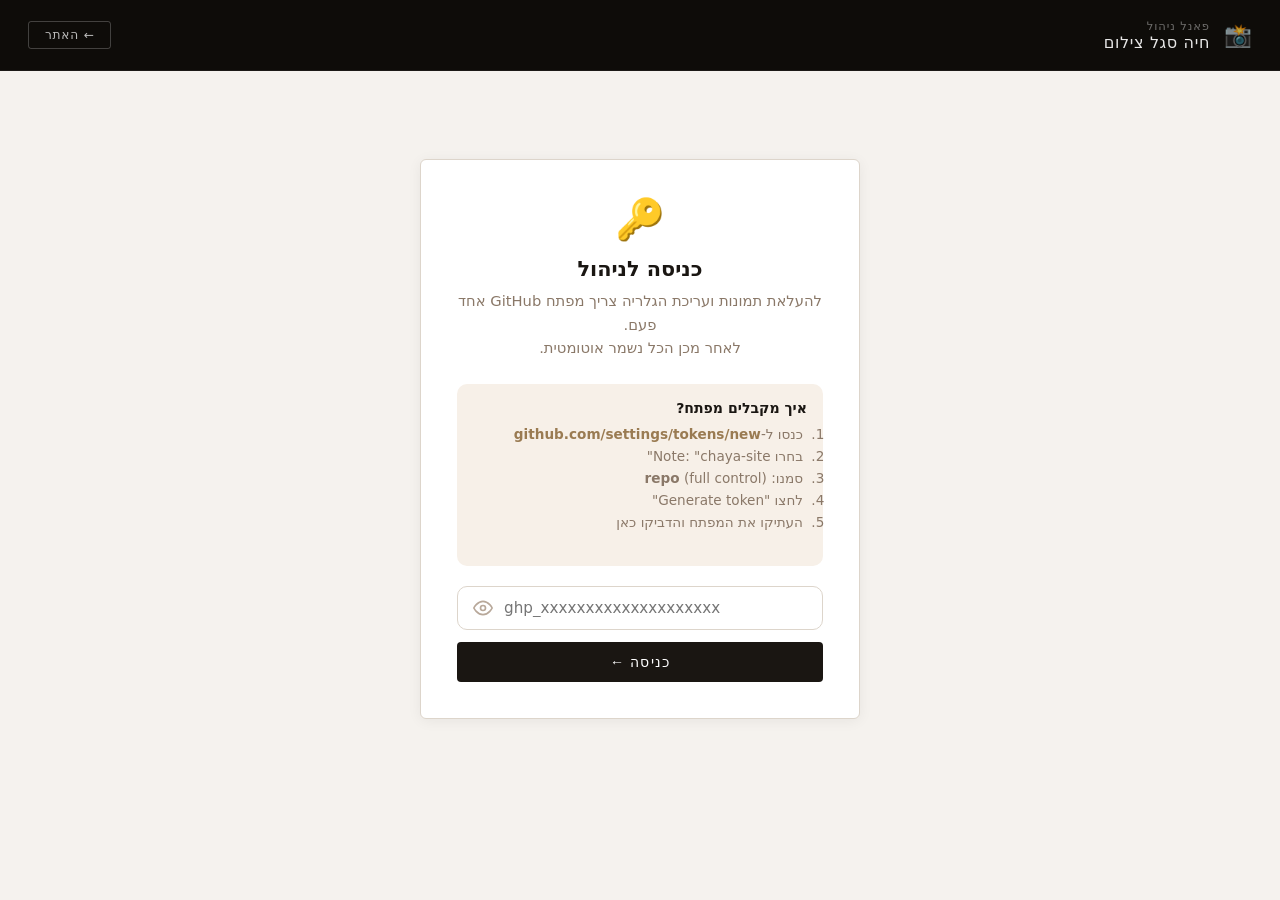
<file: admin.html>
<!DOCTYPE html>
<html lang="he" dir="rtl">
<head>
<meta charset="UTF-8">
<meta name="viewport" content="width=device-width, initial-scale=1.0">
<title>ניהול — חיה סגל צילום</title>
<style>
*,*::before,*::after{box-sizing:border-box;margin:0;padding:0}
:root{
  --g:#9A7B52;--gd:#7D6241;--c:#F0EAE0;--p:#E6DFD6;
  --bg:#F5F2EE;--card:#fff;--border:#DDD5CB;
  --t:#1A1612;--m:#8A7868;--b:#0E0C09;
  --green:#2E7D52;--green-bg:#E6F4ED;
  --red:#B84040;--red-bg:#FAEAEA;
  --shadow:0 2px 14px rgba(0,0,0,0.06);
  --r:6px;
}
body{font-family:system-ui,-apple-system,'Segoe UI',sans-serif;background:var(--bg);color:var(--t);min-height:100vh}

/* HEADER */
.header{background:var(--b);padding:18px 28px;display:flex;align-items:center;gap:14px;border-bottom:1px solid rgba(255,255,255,0.06)}
.header h1{font-size:1rem;font-weight:500;color:rgba(255,255,255,0.9);letter-spacing:0.04em}
.header-sub{font-size:0.72rem;color:rgba(255,255,255,0.4);margin-top:1px;letter-spacing:0.08em}
.header-icon{font-size:1.4rem;opacity:0.7}
.header-right{margin-right:auto;display:flex;gap:10px;align-items:center}
.btn-sm{padding:6px 16px;border-radius:3px;font-size:0.76rem;font-weight:500;cursor:pointer;border:1px solid rgba(255,255,255,0.22);transition:all 0.2s;letter-spacing:0.06em}
.btn-logout{background:transparent;color:rgba(255,255,255,0.72)}
.btn-logout:hover{background:rgba(255,255,255,0.1);color:#fff}

/* MAIN LAYOUT */
.main{max-width:1100px;margin:0 auto;padding:28px 20px}

/* TOKEN SCREEN */
#tokenScreen{max-width:480px;margin:60px auto 0}
.token-card{background:var(--card);border:1px solid var(--border);border-radius:var(--r);padding:36px;box-shadow:var(--shadow);text-align:center}
.token-card h2{font-size:1.3rem;font-weight:700;margin-bottom:8px}
.token-card p{color:var(--m);font-size:0.92rem;margin-bottom:24px;line-height:1.6}
.token-input{width:100%;padding:12px 14px;border:1.5px solid var(--border);border-radius:10px;font-size:0.95rem;font-family:inherit;outline:none;margin-bottom:12px;direction:ltr}
.token-input:focus{border-color:var(--g);box-shadow:0 0 0 3px rgba(212,165,116,0.15)}
.btn-primary{width:100%;padding:12px;background:var(--t);color:#fff;border:none;border-radius:4px;font-size:0.88rem;font-weight:500;cursor:pointer;transition:all 0.2s;letter-spacing:0.08em}
.btn-primary:hover{background:var(--g)}
.token-steps{text-align:right;margin-bottom:20px}
.token-steps li{font-size:0.85rem;color:var(--m);margin-bottom:6px;padding-right:4px}
.token-link{color:var(--g);text-decoration:none;font-weight:600}
.token-link:hover{text-decoration:underline}

/* MANAGER */
#manager{display:none}
.section-title{font-size:1.05rem;font-weight:700;margin-bottom:16px;display:flex;align-items:center;gap:8px}

/* UPLOAD ZONE */
.upload-zone{background:var(--card);border:2.5px dashed var(--border);border-radius:var(--r);padding:40px 24px;text-align:center;cursor:pointer;transition:all 0.2s;margin-bottom:28px}
.upload-zone:hover,.upload-zone.drag-over{border-color:var(--g);background:rgba(212,165,116,0.04)}
.upload-zone.drag-over{transform:scale(1.01)}
.upload-icon{font-size:2.5rem;margin-bottom:10px;opacity:0.5}
.upload-main{font-size:1rem;font-weight:600;color:var(--t);margin-bottom:4px}
.upload-sub{font-size:0.85rem;color:var(--m)}
#fileInput{display:none}

/* PROGRESS */
.progress-list{display:flex;flex-direction:column;gap:8px;margin-bottom:20px}
.progress-item{background:var(--card);border:1px solid var(--border);border-radius:10px;padding:12px 14px;display:flex;align-items:center;gap:12px}
.progress-thumb{width:40px;height:40px;object-fit:cover;border-radius:6px;flex-shrink:0}
.progress-name{font-size:0.88rem;font-weight:600;flex:1;overflow:hidden;text-overflow:ellipsis;white-space:nowrap}
.progress-bar-wrap{flex:1;height:6px;background:#eee;border-radius:3px;overflow:hidden;min-width:80px}
.progress-bar{height:100%;background:var(--g);border-radius:3px;transition:width 0.3s;width:0}
.progress-status{font-size:0.78rem;font-weight:700;white-space:nowrap}
.progress-status.ok{color:var(--green)}
.progress-status.err{color:var(--red)}

/* GALLERY SLOTS — expandable list */
.gal-total{font-size:0.82rem;color:var(--m);font-weight:600;margin-bottom:14px;padding:8px 12px;background:rgba(212,165,116,0.1);border-radius:10px;display:inline-block}
.slots-grid{display:flex;flex-direction:column;gap:10px;margin-bottom:32px}
.slot{background:var(--card);border:2px solid var(--border);border-radius:var(--r);overflow:hidden;transition:border-color 0.2s,box-shadow 0.2s}
.slot.has-image{border-color:var(--g)}
.slot.drag-target{border-color:var(--g);box-shadow:0 0 0 3px rgba(212,165,116,0.35)}
/* Slot header */
.slot-head{display:flex;align-items:center;padding:10px 14px;gap:10px;cursor:pointer;user-select:none;background:rgba(242,223,206,0.4);transition:background 0.15s}
.slot-head:hover{background:rgba(212,165,116,0.15)}
.slot-head-grip{color:var(--m);font-size:0.95rem;opacity:0.55;cursor:grab;flex-shrink:0}
.slot-head-grip:active{cursor:grabbing}
.slot-head-name{font-weight:700;font-size:0.95rem;flex:1}
.slot-head-count{font-size:0.76rem;background:rgba(212,165,116,0.22);color:var(--gd);padding:2px 10px;border-radius:12px;font-weight:700;white-space:nowrap;flex-shrink:0}
.slot-head-arrows{display:flex;gap:3px;flex-shrink:0}
.slot-arr{width:22px;height:22px;background:transparent;border:1px solid var(--border);border-radius:5px;color:var(--m);font-size:0.72rem;cursor:pointer;display:flex;align-items:center;justify-content:center;transition:all 0.15s}
.slot-arr:hover{background:var(--g);border-color:var(--g);color:#fff}
.slot-hero-btn{font-size:0.72rem;padding:2px 9px;border-radius:12px;border:1px solid var(--border);background:transparent;color:var(--m);cursor:pointer;transition:all 0.15s;white-space:nowrap;flex-shrink:0}
.slot-hero-btn.hero-on{background:var(--g);border-color:var(--g);color:#fff;font-weight:700}
.slot-hero-btn:hover{border-color:var(--g);color:var(--gd)}
.slot-expand-icon{color:var(--m);font-size:0.85rem;transition:transform 0.2s;flex-shrink:0}
.slot.expanded .slot-expand-icon{transform:rotate(180deg)}
/* Slot body */
.slot-body{display:none;padding:14px;border-top:1px solid var(--border)}
.slot.expanded .slot-body{display:block}
/* Photo grid inside slot */
.slot-photos{display:flex;flex-wrap:wrap;gap:10px;margin-bottom:12px;min-height:30px}
.slot-photo{display:flex;flex-direction:column;align-items:center;gap:4px;flex-shrink:0}
.slot-photo-img-wrap{width:86px;height:86px;border-radius:8px;overflow:hidden;position:relative;background:var(--c)}
.slot-photo-img-wrap img{width:100%;height:100%;object-fit:cover;display:block}
.slot-photo-tag{position:absolute;bottom:3px;right:3px;background:var(--g);color:#fff;font-size:8px;padding:1px 5px;border-radius:6px;font-weight:700}
.slot-photo-ctrls{display:flex;gap:3px}
.spc{width:22px;height:22px;border:1px solid var(--border);background:var(--bg);border-radius:5px;font-size:0.68rem;cursor:pointer;display:flex;align-items:center;justify-content:center;transition:all 0.15s;line-height:1}
.spc:hover:not(.del){background:var(--g);border-color:var(--g);color:#fff}
.spc.del{color:var(--red);border-color:rgba(184,64,64,0.3)}
.spc.del:hover{background:var(--red);border-color:var(--red);color:#fff}
.slot-empty-msg{color:var(--m);font-size:0.85rem;padding:6px 0}
/* Upload button inside slot */
.slot-upload-btn{width:100%;padding:9px 16px;background:rgba(212,165,116,0.08);border:1.5px dashed rgba(212,165,116,0.5);border-radius:10px;color:var(--g);font-weight:700;font-size:0.85rem;cursor:pointer;transition:background 0.2s;display:flex;align-items:center;justify-content:center;gap:7px;font-family:inherit}
.slot-upload-btn:hover{background:rgba(212,165,116,0.2);border-style:solid}
/* ADD SLOT */
.add-slot-btn{background:var(--card);border:2px dashed var(--border);border-radius:var(--r);display:flex;align-items:center;justify-content:center;gap:10px;cursor:pointer;padding:18px;transition:all 0.2s;color:var(--m);font-size:0.9rem;font-weight:600}
.add-slot-btn:hover{border-color:var(--g);color:var(--g);background:rgba(212,165,116,0.04)}
.add-slot-icon{font-size:1.4rem;opacity:0.45}

/* IMAGE LIBRARY */
#libGrid{display:flex;flex-direction:column;margin-bottom:28px}
.lib-grid-inner{display:grid;grid-template-columns:repeat(auto-fill,minmax(120px,1fr));gap:12px;margin-bottom:8px}
.lib-toggle{cursor:pointer;user-select:none;display:flex;align-items:center;gap:4px}
.lib-toggle:hover{opacity:0.8}
.lib-section-head{font-size:0.88rem;font-weight:700;color:var(--text);margin:14px 0 8px;padding-bottom:6px;border-bottom:1.5px solid var(--border)}
.lib-section-head .lib-sc{font-weight:400;color:var(--m);font-size:0.8rem}
.lib-img{border-radius:10px;overflow:hidden;cursor:grab;position:relative;aspect-ratio:1;background:var(--c);box-shadow:var(--shadow)}
.lib-img img{width:100%;height:100%;object-fit:cover;display:block;transition:transform 0.2s}
.lib-img:hover img{transform:scale(1.05)}
.lib-img.dragging{opacity:0.4}
.lib-img.assigned{box-shadow:0 0 0 2.5px #5aaa5a,var(--shadow);opacity:0.72}
.lib-img.assigned:hover{opacity:1}
.lib-assigned-badge{position:absolute;top:4px;right:4px;background:rgba(60,160,60,0.88);color:#fff;font-size:0.62rem;padding:2px 5px;border-radius:8px;max-width:72%;overflow:hidden;text-overflow:ellipsis;white-space:nowrap;pointer-events:none}
.lib-img-name{position:absolute;bottom:0;left:0;right:0;background:rgba(0,0,0,0.55);color:#fff;font-size:0.7rem;padding:4px 6px;text-align:center;overflow:hidden;text-overflow:ellipsis;white-space:nowrap}
.lib-img-del{position:absolute;top:4px;left:4px;width:22px;height:22px;background:rgba(0,0,0,0.55);border:none;border-radius:50%;color:#fff;font-size:0.75rem;cursor:pointer;display:none;align-items:center;justify-content:center}
.lib-img:hover .lib-img-del{display:flex}
.lib-img-del:hover{background:var(--red)}

/* SAVE BAR */
.save-bar{position:fixed;bottom:0;left:0;right:0;background:var(--card);border-top:1px solid var(--border);padding:14px 24px;display:flex;align-items:center;gap:14px;box-shadow:0 -2px 14px rgba(0,0,0,0.06);z-index:100}
.save-info{font-size:0.85rem;color:var(--m);flex:1}
.btn-save{padding:10px 28px;background:var(--t);color:#fff;border:none;border-radius:3px;font-size:0.82rem;font-weight:500;cursor:pointer;transition:all 0.2s;letter-spacing:0.08em}
.btn-save:hover{background:var(--g)}
.btn-save:disabled{opacity:0.45;cursor:not-allowed}
.save-msg{font-size:0.82rem;font-weight:500;padding:7px 14px;border-radius:4px}
.save-msg.ok{background:var(--green-bg);color:var(--green)}
.save-msg.err{background:var(--red-bg);color:var(--red)}

/* TOAST */
.toast{position:fixed;top:20px;left:50%;transform:translateX(-50%) translateY(-80px);background:#222;color:#fff;padding:10px 22px;border-radius:22px;font-size:0.88rem;font-weight:600;z-index:9999;transition:transform 0.3s ease;pointer-events:none}
.toast.show{transform:translateX(-50%) translateY(0)}

/* MODAL */
.modal-bg{position:fixed;inset:0;background:rgba(0,0,0,0.5);z-index:9000;display:none;align-items:center;justify-content:center}
.modal-bg.open{display:flex}
.modal{background:var(--card);border-radius:var(--r);padding:28px;max-width:400px;width:90%;text-align:center}
.modal h3{font-size:1.1rem;font-weight:700;margin-bottom:8px}
.modal p{color:var(--m);font-size:0.9rem;margin-bottom:20px}
.modal-btns{display:flex;gap:10px;justify-content:center}
.btn-danger{padding:10px 24px;background:var(--red);color:#fff;border:none;border-radius:20px;font-weight:700;cursor:pointer}
.btn-cancel{padding:10px 24px;background:var(--border);color:var(--t);border:none;border-radius:20px;font-weight:700;cursor:pointer}

/* RENAME */
.rename-input{width:100%;padding:10px 12px;border:1.5px solid var(--border);border-radius:10px;font-size:0.95rem;font-family:inherit;outline:none;margin-bottom:12px;direction:ltr}
.rename-input:focus{border-color:var(--g);box-shadow:0 0 0 3px rgba(212,165,116,0.15)}

pb-20{padding-bottom:80px}
@media(max-width:600px){
  .slots-grid{grid-template-columns:repeat(2,1fr)}
  .lib-grid-inner{grid-template-columns:repeat(3,1fr)}
}
</style>
</head>
<body>

<header class="header">
  <div class="header-icon">📸</div>
  <div>
    <div class="header-sub">פאנל ניהול</div>
    <h1>חיה סגל צילום</h1>
  </div>
  <div class="header-right">
    <a href="/" class="btn-sm btn-logout" style="text-decoration:none">← האתר</a>
    <button class="btn-sm btn-logout" onclick="logout()" id="logoutBtn" style="display:none">התנתק</button>
  </div>
</header>

<!-- TOKEN SCREEN -->
<div class="main" id="tokenScreen">
  <div class="token-card">
    <div style="font-size:2.5rem;margin-bottom:14px">🔑</div>
    <h2>כניסה לניהול</h2>
    <p>להעלאת תמונות ועריכת הגלריה צריך מפתח GitHub אחד פעם.<br>לאחר מכן הכל נשמר אוטומטית.</p>

    <div style="background:#F7F0E8;border-radius:10px;padding:16px;margin-bottom:20px;text-align:right">
      <div style="font-weight:700;font-size:0.88rem;margin-bottom:10px">איך מקבלים מפתח?</div>
      <ol class="token-steps">
        <li>כנסו ל-<a href="https://github.com/settings/tokens/new" target="_blank" class="token-link">github.com/settings/tokens/new</a></li>
        <li>בחרו Note: "chaya-site"</li>
        <li>סמנו: <strong>repo</strong> (full control)</li>
        <li>לחצו "Generate token"</li>
        <li>העתיקו את המפתח והדביקו כאן</li>
      </ol>
    </div>

    <div style="position:relative;margin-bottom:12px">
      <input type="password" class="token-input" id="tokenInput" placeholder="ghp_xxxxxxxxxxxxxxxxxxxx" autocomplete="off" style="margin-bottom:0;padding-left:46px" onkeydown="if(event.key==='Enter')login()">
      <button onclick="toggleTokenVis()" type="button" id="eyeBtn" title="הצג/הסתר מפתח" style="position:absolute;left:12px;top:50%;transform:translateY(-50%);background:none;border:none;cursor:pointer;padding:4px;color:#B8A89A;transition:color 0.2s;display:flex;align-items:center">
        <svg id="eyeIcon" xmlns="http://www.w3.org/2000/svg" width="20" height="20" viewBox="0 0 24 24" fill="none" stroke="currentColor" stroke-width="2" stroke-linecap="round" stroke-linejoin="round"><path d="M1 12s4-8 11-8 11 8 11 8-4 8-11 8-11-8-11-8z"/><circle cx="12" cy="12" r="3"/></svg>
      </button>
    </div>
    <button class="btn-primary" onclick="login()">כניסה ←</button>
    <div id="tokenError" style="color:#B84040;font-size:0.85rem;margin-top:10px;display:none"></div>
  </div>
</div>

<!-- MANAGER -->
<div class="main" id="manager" style="padding-bottom:90px">

  <!-- UPLOAD -->
  <div class="section-title">☁️ העלאת תמונות</div>
  <div class="upload-zone" id="uploadZone" onclick="document.getElementById('fileInput').click()">
    <div class="upload-icon">🖼️</div>
    <div class="upload-main">גררו תמונות לכאן או לחצו לבחירה</div>
    <div class="upload-sub">JPG, PNG, WEBP — ניתן להעלות כמה בבת-אחת</div>
  </div>
  <input type="file" id="fileInput" accept="image/*" multiple>
  <div class="progress-list" id="progressList"></div>

  <!-- GALLERY SLOTS -->
  <div class="section-title">🖼️ קטגוריות גלריה</div>
  <div id="galTotal" class="gal-total">טוען...</div>
  <div class="slots-grid" id="slotsGrid"></div>

  <!-- LIBRARY -->
  <div class="section-title lib-toggle" id="libToggle" onclick="toggleLib()">📁 כל התמונות <span id="libCount" style="font-size:0.82rem;color:var(--m);font-weight:400"></span> <span id="libArrow" style="font-size:0.85rem;margin-right:4px;transition:transform 0.2s;display:inline-block">▾</span></div>
  <div id="libGrid" style="display:none">
    <div style="color:var(--m);font-size:0.9rem;padding:20px 0">טוען תמונות...</div>
  </div>

  <!-- CONTENT EDITOR -->
  <div class="section-title" style="margin-top:10px">✏️ עריכת תוכן ומחירים</div>
  <div id="contentEditor" style="background:var(--card);border:1px solid var(--border);border-radius:var(--r);padding:28px;box-shadow:var(--shadow)">
    <div style="display:grid;grid-template-columns:1fr 1fr;gap:16px" id="contentFields"></div>
    <div id="contentMsg" style="margin-top:10px;font-size:0.85rem"></div>
  </div>

</div>

<!-- SAVE BAR -->
<div class="save-bar" id="saveBar" style="display:none">
  <div class="save-info" id="saveInfo">שינויים לא שמורים</div>
  <div id="saveMsg"></div>
  <button class="btn-save" id="saveBtn" onclick="saveAll()">💾 שמור הכל</button>
</div>

<!-- MODAL -->
<div class="modal-bg" id="modalBg">
  <div class="modal" id="modalContent"></div>
</div>

<!-- TOAST -->
<div class="toast" id="toast"></div>

<script>
// Security: only person with GitHub token can use this panel
var IMAGE_REPO='y6765809-art/chaya-segal-images';
var SITE_REPO='y6765809-art/chaya-photography-website';
var RAW_BASE='https://raw.githubusercontent.com/'+IMAGE_REPO+'/main/';
var API='https://api.github.com';
var token='';
var allImages=[];   // {name, sha, url}
var gallery=[];     // [{name, file, desc}, ...]
var pendingChanges=false;

// ─── AUTH ────────────────────────────────────
function login(){
  var t=document.getElementById('tokenInput').value.trim();
  if(!t){showTokenError('הכנס מפתח');return;}
  token=t;
  testToken();
}

async function testToken(){
  showTokenError('');
  document.querySelector('.btn-primary').textContent='בודק...';
  try{
    var r=await ghGet('/user');
    if(r.login){
      localStorage.setItem('gh_token',token);
      startManager();
    }else{
      showTokenError('מפתח שגוי — נסה שוב');
      document.querySelector('.btn-primary').textContent='כניסה ←';
    }
  }catch(e){
    showTokenError('שגיאה: '+e.message);
    document.querySelector('.btn-primary').textContent='כניסה ←';
  }
}

function toggleTokenVis(){
  var inp=document.getElementById('tokenInput');
  var btn=document.getElementById('eyeBtn');
  var open='<path d="M1 12s4-8 11-8 11 8 11 8-4 8-11 8-11-8-11-8z"/><circle cx="12" cy="12" r="3"/>';
  var closed='<path d="M17.94 17.94A10.07 10.07 0 0112 20c-7 0-11-8-11-8a18.45 18.45 0 015.06-5.94M9.9 4.24A9.12 9.12 0 0112 4c7 0 11 8 11 8a18.5 18.5 0 01-2.16 3.19M1 1l22 22"/>';
  if(inp.type==='password'){
    inp.type='text';btn.style.color='var(--g)';
    document.getElementById('eyeIcon').innerHTML=closed;
  }else{
    inp.type='password';btn.style.color='#B8A89A';
    document.getElementById('eyeIcon').innerHTML=open;
  }
}

function showTokenError(msg){
  var el=document.getElementById('tokenError');
  el.textContent=msg;
  el.style.display=msg?'block':'none';
}

function logout(){
  localStorage.removeItem('gh_token');
  token='';
  document.getElementById('tokenScreen').style.display='block';
  document.getElementById('manager').style.display='none';
  document.getElementById('saveBar').style.display='none';
  document.getElementById('logoutBtn').style.display='none';
}

// ─── INIT ────────────────────────────────────
async function startManager(){
  document.getElementById('tokenScreen').style.display='none';
  document.getElementById('manager').style.display='block';
  document.getElementById('saveBar').style.display='flex';
  document.getElementById('logoutBtn').style.display='inline-block';
  await loadGallery();
  await loadLibrary();
  await loadContent();
  renderSlots();
  renderLibrary();
  setupDropzone();
}

// ─── API HELPERS ────────────────────────────────
async function ghGet(path){
  var r=await fetch(API+path,{cache:'no-store',headers:{Authorization:'token '+token,Accept:'application/vnd.github.v3+json'}});
  if(!r.ok) throw new Error('HTTP '+r.status);
  return r.json();
}

async function ghPut(path,body){
  var r=await fetch(API+path,{method:'PUT',headers:{Authorization:'token '+token,Accept:'application/vnd.github.v3+json','Content-Type':'application/json'},body:JSON.stringify(body)});
  if(!r.ok){var e=await r.json();throw new Error(e.message||'HTTP '+r.status);}
  return r.json();
}

async function ghDelete(path,body){
  var r=await fetch(API+path,{method:'DELETE',headers:{Authorization:'token '+token,Accept:'application/vnd.github.v3+json','Content-Type':'application/json'},body:JSON.stringify(body)});
  if(!r.ok) throw new Error('HTTP '+r.status);
  return r.json();
}

// ─── LIBRARY ────────────────────────────────
var IMG_EXTS=/\.(jpg|jpeg|png|webp|gif)$/i;

async function loadLibrary(){
  try{
    var files=await ghGet('/repos/'+IMAGE_REPO+'/contents/');
    allImages=files.filter(function(f){return IMG_EXTS.test(f.name);}).map(function(f){
      return {name:f.name,sha:f.sha,url:RAW_BASE+f.name};
    });
    document.getElementById('libCount').textContent='('+allImages.length+' תמונות)';
  }catch(e){
    allImages=[];
  }
}

function toggleLib(){
  var grid=document.getElementById('libGrid');
  var arrow=document.getElementById('libArrow');
  var open=grid.style.display!=='none';
  grid.style.display=open?'none':'flex';
  grid.style.flexDirection='column';
  arrow.style.transform=open?'':'rotate(180deg)';
}
function renderLibrary(){
  var container=document.getElementById('libGrid');
  if(!allImages.length){container.innerHTML='<div style="color:var(--m);font-size:0.9rem;padding:20px 0">עדיין אין תמונות — העלו למעלה</div>';return;}
  // build map: filename → category name
  var assignedMap={};
  gallery.forEach(function(slot){
    if(!slot.name) return;
    [slot.file].concat(slot.images||[]).filter(Boolean).forEach(function(f){assignedMap[f]=slot.name;});
  });
  var unassigned=allImages.filter(function(img){return !assignedMap[img.name];});
  var assigned=allImages.filter(function(img){return !!assignedMap[img.name];});
  container.innerHTML='';
  function mkCard(img){
    var isAssigned=!!assignedMap[img.name];
    var div=document.createElement('div');
    div.className='lib-img'+(isAssigned?' assigned':'');
    div.draggable=true;
    div.dataset.file=img.name;
    div.innerHTML='<img src="'+img.url+'?v='+Date.now()+'" alt="'+img.name+'" loading="lazy" onerror="this.src=\'data:image/svg+xml,<svg xmlns=\\\'http://www.w3.org/2000/svg\\\' width=\\\'120\\\' height=\\\'120\\\'><rect fill=\\\'%23f2dfce\\\'/></svg>\'">'
      +(isAssigned?'<div class="lib-assigned-badge">✓ '+assignedMap[img.name]+'</div>':'')
      +'<div class="lib-img-name">'+img.name+'</div>'
      +'<button class="lib-img-del" onclick="confirmDelete(\''+img.name+'\',\''+img.sha+'\',event)" title="מחק">✕</button>';
    div.addEventListener('dragstart',function(e){e.dataTransfer.setData('text/plain',img.name);div.classList.add('dragging');});
    div.addEventListener('dragend',function(){div.classList.remove('dragging');});
    div.addEventListener('click',function(e){if(e.target.classList.contains('lib-img-del')) return;assignToFirstEmpty(img.name);});
    return div;
  }
  function mkSection(title,items){
    if(!items.length) return;
    var head=document.createElement('div');
    head.className='lib-section-head';
    head.innerHTML=title+' <span class="lib-sc">('+items.length+')</span>';
    container.appendChild(head);
    var grid=document.createElement('div');
    grid.className='lib-grid-inner';
    items.forEach(function(img){grid.appendChild(mkCard(img));});
    container.appendChild(grid);
  }
  mkSection('📤 טרם שוייכו',unassigned);
  mkSection('✅ מאורגנות בקטגוריה',assigned);
}

// ─── GALLERY ────────────────────────────────
var DEFAULT_NAMES=['חלאקה','ניובורן','סמאש קייק','משפחה','בת מצווה'];
var DEFAULT_DESCS=['צילום מרגש ליום המיוחד','הרגעים הראשונים','יום הולדת ראשון','צילומי משפחה מרגשים','יום שלא תשכחו'];

async function loadGallery(){
  // Use GitHub API (authenticated) to bypass CDN cache — raw URL returns stale data after save
  try{
    var r=await ghGet('/repos/'+SITE_REPO+'/contents/gallery.json');
    if(r.content){
      var json=decodeURIComponent(escape(atob(r.content.replace(/\n/g,''))));
      gallery=JSON.parse(json);
      if(r.sha) window._gallerySha=r.sha; // cache SHA for saves
      return;
    }
  }catch(e){}
  // Fallback: try raw URL
  try{
    var r2=await fetch('https://raw.githubusercontent.com/'+SITE_REPO+'/main/gallery.json?t='+Date.now(),{cache:'no-store'});
    if(r2.ok){gallery=await r2.json();return;}
  }catch(e){}
  // Default skeleton
  gallery=DEFAULT_NAMES.map(function(n,i){
    return {name:n,file:'',desc:DEFAULT_DESCS[i]};
  });
}

var dragSrcIdx=null;
function renderSlots(){
  var grid=document.getElementById('slotsGrid');
  // Save which slots are expanded before clearing
  var expanded={};
  grid.querySelectorAll('.slot').forEach(function(el){
    if(el.classList.contains('expanded')) expanded[el.dataset.idx]=true;
  });
  grid.innerHTML='';

  // Update total count
  var totalPhotos=gallery.reduce(function(sum,slot){
    return sum+(slot.file?1:0)+(slot.images||[]).length;
  },0);
  var cats=gallery.filter(function(s){return s.name;}).length;
  var totalEl=document.getElementById('galTotal');
  if(totalEl) totalEl.textContent='סה"כ '+totalPhotos+' תמונות ב-'+cats+' קטגוריות';

  gallery.forEach(function(slot,i){
    var allPhotos=[];
    if(slot.file) allPhotos.push(slot.file);
    (slot.images||[]).forEach(function(f){if(f) allPhotos.push(f);});
    var count=allPhotos.length;

    var div=document.createElement('div');
    div.className='slot'+(count>0?' has-image':'')+(expanded[i]?' expanded':'');
    div.dataset.idx=i;

    // ── Header ──
    var headDiv=document.createElement('div');
    headDiv.className='slot-head';
    var heroOn=slot.hero!==false;
    headDiv.innerHTML='<span class="slot-head-grip">⠿⠿</span>'
      +'<span class="slot-head-name">'+escHtml(slot.name)+'</span>'
      +'<span class="slot-head-count">'+count+' תמונות</span>'
      +'<button class="slot-hero-btn'+(heroOn?' hero-on':'')+'" onclick="toggleHero('+i+',event)" title="הצג בפתיחה">🏠 פתיחה</button>'
      +'<span class="slot-head-arrows">'
      +(i>0?'<button class="slot-arr" onclick="moveSlot('+i+',-1,event)" title="הזז למעלה">▲</button>':'')
      +(i<gallery.length-1?'<button class="slot-arr" onclick="moveSlot('+i+',1,event)" title="הזז למטה">▼</button>':'')
      +'</span>'
      +'<span class="slot-expand-icon">▾</span>';
    headDiv.addEventListener('click',function(e){
      if(e.target.classList.contains('slot-arr')||e.target.classList.contains('slot-hero-btn')) return;
      div.classList.toggle('expanded');
    });

    // ── Body (visible when expanded) ──
    var bodyDiv=document.createElement('div');
    bodyDiv.className='slot-body';

    // Photo grid
    var photosDiv=document.createElement('div');
    photosDiv.className='slot-photos';

    if(count===0){
      photosDiv.innerHTML='<div class="slot-empty-msg">אין תמונות — לחצו "הוסף תמונות" כדי להעלות</div>';
    } else {
      allPhotos.forEach(function(f,pi){
        var url=getImageUrl(f);
        var photoWrap=document.createElement('div');
        photoWrap.className='slot-photo';
        var imgHtml=url
          ?'<img src="'+url+'" loading="lazy" onerror="this.style.opacity=\'0.3\'">'
          :'<div style="width:86px;height:86px;display:flex;align-items:center;justify-content:center;font-size:0.6rem;color:var(--m);text-align:center;padding:4px">'+escHtml(f)+'</div>';
        photoWrap.innerHTML='<div class="slot-photo-img-wrap">'
          +imgHtml
          +(pi===0?'<div class="slot-photo-tag">ראשי</div>':'')
          +'</div>'
          +'<div class="slot-photo-ctrls">'
          +(pi>0?'<button class="spc" onclick="movePhoto('+i+','+pi+',-1,event)">←</button>':'<span style="width:22px"></span>')
          +'<button class="spc del" onclick="removePhoto('+i+','+pi+',event)" title="הסר תמונה">✕</button>'
          +(pi<count-1?'<button class="spc" onclick="movePhoto('+i+','+pi+',1,event)">→</button>':'<span style="width:22px"></span>')
          +'</div>';
        photosDiv.appendChild(photoWrap);
      });
    }

    // Upload button
    var uploadBtn=document.createElement('button');
    uploadBtn.className='slot-upload-btn';
    uploadBtn.innerHTML='📤 הוסף תמונות';
    uploadBtn.onclick=function(e){e.stopPropagation();addImagesToSlot(i,e);};

    bodyDiv.appendChild(photosDiv);
    bodyDiv.appendChild(uploadBtn);

    div.appendChild(headDiv);
    div.appendChild(bodyDiv);

    // Drop image from library onto slot
    div.addEventListener('dragover',function(e){
      if(e.dataTransfer.types.indexOf('text/plain')>=0){
        e.preventDefault();
        div.classList.add('drag-target');
      }
    });
    div.addEventListener('dragleave',function(e){
      if(!div.contains(e.relatedTarget)) div.classList.remove('drag-target');
    });
    div.addEventListener('drop',function(e){
      e.preventDefault();
      div.classList.remove('drag-target');
      var file=e.dataTransfer.getData('text/plain');
      if(file) assignToSlot(i,file);
    });

    grid.appendChild(div);
  });

  // Add slot button
  var addBtn=document.createElement('div');
  addBtn.className='add-slot-btn';
  addBtn.innerHTML='<span class="add-slot-icon">＋</span><span>הוסף קטגוריה</span>';
  addBtn.onclick=addSlot;
  grid.appendChild(addBtn);
}

function getImageUrl(file){
  if(!file) return null;
  var found=allImages.find(function(i){return i.name===file;});
  return found?found.url:null;
}

function assignToSlot(idx,file){
  if(!gallery[idx].file){
    gallery[idx].file=file;
  } else {
    if(!gallery[idx].images) gallery[idx].images=[];
    if(gallery[idx].images.indexOf(file)<0) gallery[idx].images.push(file);
  }
  markChanged();
  renderSlots();
  renderLibrary();
  scheduleAutoSave();
  toast('תמונה נוספה ל'+gallery[idx].name+' ✓');
}

function assignToFirstEmpty(file){
  for(var i=0;i<gallery.length;i++){
    if(!gallery[i].file){
      assignToSlot(i,file);
      return;
    }
  }
  toast('כל המשבצות תפוסות — גרור ידנית');
}

function clearSlot(idx,e){
  if(e) e.stopPropagation();
  gallery[idx].file='';
  markChanged();
  renderSlots();
}

function addSlot(){
  showModal('<h3>קטגוריה חדשה</h3><p>מה שם הקטגוריה?</p><input class="rename-input" id="newSlotName" placeholder="לדוג׳: הריון"><div class="modal-btns"><button class="btn-primary" style="padding:10px 24px;width:auto" onclick="doAddSlot()">הוסף</button><button class="btn-cancel" onclick="closeModal()">ביטול</button></div>');
  setTimeout(function(){document.getElementById('newSlotName')&&document.getElementById('newSlotName').focus();},50);
}

function toggleHero(idx,e){
  if(e) e.stopPropagation();
  gallery[idx].hero=!(gallery[idx].hero!==false);
  markChanged();
  renderSlots();
  scheduleAutoSave();
  toast((gallery[idx].hero?'נוסף':'הוסר')+' מסליידשואו הפתיחה');
}

function moveSlot(idx,dir,e){
  if(e) e.stopPropagation();
  var to=idx+dir;
  if(to<0||to>=gallery.length) return;
  var tmp=gallery[idx];gallery[idx]=gallery[to];gallery[to]=tmp;
  markChanged();
  renderSlots();
}

function doAddSlot(){
  var name=(document.getElementById('newSlotName').value||'').trim();
  if(!name) return;
  gallery.push({name:name,file:'',desc:''});
  markChanged();
  closeModal();
  renderSlots();
}

// ─── UPLOAD ────────────────────────────────
function setupDropzone(){
  var zone=document.getElementById('uploadZone');
  var fi=document.getElementById('fileInput');
  zone.addEventListener('dragover',function(e){e.preventDefault();zone.classList.add('drag-over');});
  zone.addEventListener('dragleave',function(){zone.classList.remove('drag-over');});
  zone.addEventListener('drop',function(e){
    e.preventDefault();
    zone.classList.remove('drag-over');
    handleFiles(Array.from(e.dataTransfer.files));
  });
  fi.addEventListener('change',function(){handleFiles(Array.from(fi.files));fi.value='';});
}

function handleFiles(files){
  files=files.filter(function(f){return f.type.startsWith('image/');});
  if(!files.length) return;
  files.forEach(uploadFile);
}

async function uploadFile(file){
  var item=addProgressItem(file.name);
  try{
    var compressed=await compressImage(file);
    var fname=sanitizeName(file.name);
    var b64=await toBase64(compressed);
    b64=b64.split(',')[1];
    // Check if exists
    var sha='';
    try{var existing=await ghGet('/repos/'+IMAGE_REPO+'/contents/'+fname);sha=existing.sha;}catch(e){}
    item.setProgress(60);
    await ghPut('/repos/'+IMAGE_REPO+'/contents/'+fname,{message:'העלאת תמונה: '+fname,content:b64,sha:sha||undefined});
    item.setProgress(100);
    item.setStatus('ok','✓ הועלה');
    // Add to library
    await loadLibrary();
    renderLibrary();
    // Auto-assign to first empty slot
    assignToFirstEmpty(fname);
    scheduleAutoSave(); // debounced — waits for all concurrent uploads to finish
    toast(fname+' הועלה בהצלחה 📸');
  }catch(e){
    item.setProgress(100);
    item.setStatus('err','✗ שגיאה: '+e.message);
  }
}

function addProgressItem(name){
  var list=document.getElementById('progressList');
  var div=document.createElement('div');
  div.className='progress-item';
  div.innerHTML='<div class="progress-name">'+escHtml(name)+'</div>'
    +'<div class="progress-bar-wrap"><div class="progress-bar" id="pb_'+escHtml(name)+'"></div></div>'
    +'<div class="progress-status" id="ps_'+escHtml(name)+'">מעלה...</div>';
  list.appendChild(div);
  return{
    setProgress:function(p){var b=div.querySelector('.progress-bar');if(b)b.style.width=p+'%';},
    setStatus:function(cls,txt){var s=div.querySelector('.progress-status');if(s){s.textContent=txt;s.className='progress-status '+cls;}
      setTimeout(function(){div.remove();},3000);}
  };
}

async function compressImage(file){
  return new Promise(function(resolve){
    var img=new Image();
    var url=URL.createObjectURL(file);
    img.onload=function(){
      var maxW=1600,maxH=1600,w=img.width,h=img.height;
      if(w>maxW){h=Math.round(h*maxW/w);w=maxW;}
      if(h>maxH){w=Math.round(w*maxH/h);h=maxH;}
      var c=document.createElement('canvas');
      c.width=w;c.height=h;
      c.getContext('2d').drawImage(img,0,0,w,h);
      c.toBlob(function(blob){URL.revokeObjectURL(url);resolve(blob);},'image/webp',0.84);
    };
    img.src=url;
  });
}

function toBase64(blob){
  return new Promise(function(res){
    var r=new FileReader();
    r.onload=function(){res(r.result);};
    r.readAsDataURL(blob);
  });
}

function sanitizeName(name){
  var dotIdx=name.lastIndexOf('.');
  var base=name.slice(0,dotIdx>=0?dotIdx:name.length).toLowerCase().replace(/\s+/g,'-').replace(/[^a-z0-9._-]/g,'');
  if(!base) base='photo';
  // Always save as webp; timestamp guarantees uniqueness
  return base+'-'+Date.now()+'.webp';
}

var autoSaveTimer=null;
function scheduleAutoSave(){
  if(autoSaveTimer) clearTimeout(autoSaveTimer);
  autoSaveTimer=setTimeout(function(){autoSaveTimer=null;saveGallery();},1800);
}

// ─── DELETE ────────────────────────────────
function confirmDelete(name,sha,e){
  if(e) e.stopPropagation();
  showModal('<h3>מחיקת תמונה</h3><p>למחוק את "<strong>'+escHtml(name)+'</strong>"?<br>הפעולה בלתי הפיכה.</p><div class="modal-btns"><button class="btn-danger" onclick="doDelete(\''+name+'\',\''+sha+'\')">מחק</button><button class="btn-cancel" onclick="closeModal()">ביטול</button></div>');
}

async function doDelete(name,sha){
  closeModal();
  toast('מוחק...');
  try{
    // Fetch fresh SHA to avoid stale-SHA 404/409 errors
    try{
      var fresh=await ghGet('/repos/'+IMAGE_REPO+'/contents/'+encodeURIComponent(name));
      sha=fresh.sha;
    }catch(e){ /* use original sha if fetch fails */ }
    await ghDelete('/repos/'+IMAGE_REPO+'/contents/'+encodeURIComponent(name),{message:'מחיקת תמונה: '+name,sha:sha});
    gallery.forEach(function(s){if(s.file===name)s.file='';});
    await loadLibrary();
    renderLibrary();
    renderSlots();
    markChanged();
    toast(name+' נמחקה ✓');
  }catch(e){
    var msg=e.message||'';
    if(msg.indexOf('404')!==-1) toast('שגיאה: הקובץ לא נמצא — אולי כבר נמחק?');
    else toast('שגיאה: '+msg);
  }
}

// ─── SAVE ────────────────────────────────
async function saveGallery(){
  var btn=document.getElementById('saveBtn');
  var msg=document.getElementById('saveMsg');
  btn.disabled=true;
  btn.textContent='שומר...';
  msg.className='';msg.textContent='';

  async function attemptSave(retry){
    var json=JSON.stringify(gallery,null,2);
    var b64=btoa(unescape(encodeURIComponent(json)));
    var sha=window._gallerySha||'';
    if(!sha){
      try{var cur=await ghGet('/repos/'+SITE_REPO+'/contents/gallery.json');sha=cur.sha;window._gallerySha=sha;}catch(e){}
    }
    try{
      var putResult=await ghPut('/repos/'+SITE_REPO+'/contents/gallery.json',{message:'עדכון גלריה',content:b64,sha:sha||undefined});
      if(putResult&&putResult.content&&putResult.content.sha) window._gallerySha=putResult.content.sha;
    }catch(e){
      if(!retry&&(e.message.indexOf('does not match')!==-1||e.message.indexOf('409')!==-1||e.message.indexOf('conflict')!==-1)){
        window._gallerySha='';
        var fresh=await ghGet('/repos/'+SITE_REPO+'/contents/gallery.json');
        window._gallerySha=fresh.sha;
        return attemptSave(true);
      }
      throw e;
    }
  }

  try{
    await attemptSave(false);
    btn.disabled=false;
    btn.textContent='💾 שמור שינויים';
    msg.className='save-msg ok';
    msg.textContent='✓ נשמר בהצלחה!';
    pendingChanges=false;
    document.getElementById('saveInfo').textContent='הגלריה עודכנה ✓';
    setTimeout(function(){msg.textContent='';msg.className='';},4000);
  }catch(e){
    btn.disabled=false;
    btn.textContent='💾 שמור שינויים';
    msg.className='save-msg err';
    msg.textContent='✗ שגיאה: '+e.message;
  }
}

async function saveAll(){
  await saveGallery();   // מנהל את saveBtn ו-saveMsg
  await saveContent();   // מנהל את contentMsg
  var btn=document.getElementById('saveBtn');
  if(btn) btn.textContent='💾 שמור הכל';
}

function markChanged(){
  pendingChanges=true;
  document.getElementById('saveInfo').textContent='יש שינויים שלא נשמרו';
}

// ─── MODAL / TOAST ────────────────────────────────
function showModal(html){
  document.getElementById('modalContent').innerHTML=html;
  document.getElementById('modalBg').classList.add('open');
}
function closeModal(){document.getElementById('modalBg').classList.remove('open');}
document.addEventListener('keydown',function(e){if(e.key==='Escape')closeModal();});
document.getElementById('modalBg').addEventListener('click',function(e){if(e.target===this)closeModal();});

var toastTimer=null;
function toast(msg){
  var t=document.getElementById('toast');
  t.textContent=msg;
  t.classList.add('show');
  clearTimeout(toastTimer);
  toastTimer=setTimeout(function(){t.classList.remove('show');},2500);
}

function escHtml(s){return String(s).replace(/&/g,'&amp;').replace(/</g,'&lt;').replace(/>/g,'&gt;').replace(/"/g,'&quot;');}

// ─── CONTENT EDITOR ────────────────────────────────
var CONTENT_FIELDS=[
  {sectionTitle:'🎨 עיצוב — גופנים וגדלים'},
  {key:'font_body',label:'גופן טקסט רגיל',type:'font-select-body'},
  {key:'font_display',label:'גופן כותרות',type:'font-select-display'},
  {key:'size_hero_title',label:'גודל כותרת פתיחה',type:'size-select'},
  {key:'size_sec_heading',label:'גודל כותרות סקשן',type:'size-select'},
  {key:'size_pkg_price',label:'גודל מחירים',type:'size-select'},
  {sectionTitle:'🖼️ לוגו ותמונות'},
  {key:'logo',label:'לוגו האתר',wide:true,uploadBtn:true,uploadFileName:'logo',uploadLabel:'📤 העלה לוגו'},
  {key:'camera_image',label:'תמונת אייקון 1 — מצלמה/חלאקה',wide:true,uploadBtn:true,uploadFileName:'camera-icon',uploadLabel:'📤 העלה תמונה'},
  {key:'album_image',label:'תמונת אייקון 2 — אלבום',wide:true,uploadBtn:true,uploadFileName:'album-icon',uploadLabel:'📤 העלה תמונה'},
  {key:'studio_image',label:'תמונת אייקון 3 — סטודיו',wide:true,uploadBtn:true,uploadFileName:'studio-icon',uploadLabel:'📤 העלה תמונה'},
  {sectionTitle:'🏠 אזור פתיחה (Hero)'},
  {key:'hero_tagline',label:'שורת תיאור קטנה'},
  {key:'hero_highlight',label:'כותרת ראשית זהובה'},
  {key:'hero_subline',label:'שורה קטנה מתחת'},
  {sectionTitle:'📞 פרטי קשר'},
  {key:'contact_phone',label:'טלפון'},
  {key:'contact_email',label:'מייל'},
  {key:'contact_location',label:'מיקום / כתובת'},
  {sectionTitle:'📊 מונים (4 תיבות מספרים עם כיתוב)'},
  {key:'stat1_num',label:'מונה 1 — מספר',placeholder:'לדוג׳: 150'},
  {key:'stat1_label',label:'מונה 1 — כיתוב',placeholder:'לדוג׳: משפחות מרוצות'},
  {key:'stat2_num',label:'מונה 2 — מספר',placeholder:'לדוג׳: 7'},
  {key:'stat2_label',label:'מונה 2 — כיתוב',placeholder:'לדוג׳: שנות ניסיון'},
  {key:'stat3_num',label:'מונה 3 — מספר',placeholder:'לדוג׳: 300'},
  {key:'stat3_label',label:'מונה 3 — כיתוב',placeholder:'לדוג׳: תמונות מעובדות'},
  {key:'stat4_num',label:'מונה 4 — מספר',placeholder:'לדוג׳: 100'},
  {key:'stat4_label',label:'מונה 4 — כיתוב',placeholder:'לדוג׳: % שביעות רצון'},
  {key:'hide_stats',label:'הסתר את סקשן המונים',type:'checkbox'},
  {sectionTitle:'🖼️ גלריה'},
  {key:'gallery_title',label:'כותרת סקשן גלריה'},
  {key:'gallery_subtitle',label:'כיתוב גלריה (מתחת לכותרת)',wide:true},
  {key:'hide_all_photos',label:'הסתר כרטיס "כל התמונות" (true / false)'},
  {key:'all_photos_title',label:'כותרת כרטיס "כל התמונות"'},
  {key:'all_photos_subtitle',label:'כיתוב קטן (ריק = מציג מספר תמונות אוטומטי)',wide:true},
  {sectionTitle:'💬 המלצות'},
  {key:'hide_testimonials',label:'הסתר סקשן המלצות (true / false)'},
  {key:'testimonials_title',label:'כותרת סקשן המלצות'},
  {key:'testimonials_subtitle',label:'כיתוב המלצות (מתחת לכותרת)',wide:true},
  {sectionTitle:'❓ שאלות נפוצות (FAQ)'},
  {key:'hide_faq',label:'הסתר סקשן שאלות נפוצות (true / false)'},
  {key:'faq_title',label:'כותרת סקשן שאלות נפוצות'},
  {key:'faq_subtitle',label:'כיתוב שאלות נפוצות (מתחת לכותרת)',wide:true},
  {key:'faq1_q',label:'שאלה 1 (ריק = הסתר)',wide:true},{key:'faq1_a',label:'תשובה 1',wide:true},
  {key:'faq2_q',label:'שאלה 2 (ריק = הסתר)',wide:true},{key:'faq2_a',label:'תשובה 2',wide:true},
  {key:'faq3_q',label:'שאלה 3 (ריק = הסתר)',wide:true},{key:'faq3_a',label:'תשובה 3',wide:true},
  {key:'faq4_q',label:'שאלה 4 (ריק = הסתר)',wide:true},{key:'faq4_a',label:'תשובה 4',wide:true},
  {key:'faq5_q',label:'שאלה 5 (ריק = הסתר)',wide:true},{key:'faq5_a',label:'תשובה 5',wide:true},
  {key:'faq6_q',label:'שאלה 6 (ריק = הסתר)',wide:true},{key:'faq6_a',label:'תשובה 6',wide:true},
  {sectionTitle:'🎁 מבצע'},
  {key:'sale_active',label:'מבצע פעיל? (true / false)'},
  {key:'sale_text',label:'טקסט המבצע'},
  {key:'sale_emoji',label:'אמוג׳י מבצע (לדוג׳: 🎉)'},
  {sectionTitle:'💰 מחירון'},
  {key:'hide_pkgs',label:'הסתר מחירון באתר (ברירת מחדל: כבוי)',type:'checkbox'},
  {key:'packages_title',label:'כותרת סקשן מחירון'},
  {key:'packages_subtitle',label:'כיתוב מחירון (מתחת לכותרת)',wide:true},
  {key:'pkg1_name',label:'חבילה 1 — שם'},{key:'pkg1_price',label:'חבילה 1 — מחיר'},
  {key:'pkg1_subtitle',label:'חבילה 1 — כיתוב מתחת למחיר'},
  {key:'pkg1_features',label:'חבילה 1 — פיצ׳רים (מופרדים ב-|)',wide:true},
  {key:'pkg1_bonus',label:'חבילה 1 — הערת בונוס'},
  {key:'pkg2_name',label:'חבילה 2 — שם'},{key:'pkg2_price',label:'חבילה 2 — מחיר'},
  {key:'pkg2_subtitle',label:'חבילה 2 — כיתוב מתחת למחיר'},
  {key:'pkg2_features',label:'חבילה 2 — פיצ׳רים (מופרדים ב-|)',wide:true},
  {key:'pkg2_bonus',label:'חבילה 2 — הערת בונוס'},
  {key:'pkg3_name',label:'חבילה 3 — שם'},{key:'pkg3_price',label:'חבילה 3 — מחיר'},
  {key:'pkg3_subtitle',label:'חבילה 3 — כיתוב מתחת למחיר'},
  {key:'pkg3_features',label:'חבילה 3 — פיצ׳רים (מופרדים ב-|)',wide:true},
  {key:'pkg3_bonus',label:'חבילה 3 — הערת בונוס'},
  {key:'pkg3_featured',label:'חבילה 3 — מסומנת כ"הכי פופולרי"? (true/false)'},
  {key:'pkg4_name',label:'חבילה 4 — שם'},{key:'pkg4_price',label:'חבילה 4 — מחיר'},
  {key:'pkg4_subtitle',label:'חבילה 4 — כיתוב מתחת למחיר'},
  {key:'pkg4_features',label:'חבילה 4 — פיצ׳רים (מופרדים ב-|)',wide:true},
  {key:'pkg4_bonus',label:'חבילה 4 — הערת בונוס'},
  {key:'pkg5_name',label:'חבילה 5 — שם (אופציונלי)'},{key:'pkg5_price',label:'חבילה 5 — מחיר'},
  {key:'pkg5_subtitle',label:'חבילה 5 — כיתוב מתחת למחיר'},
  {key:'pkg5_features',label:'חבילה 5 — פיצ׳רים (מופרדים ב-|)',wide:true},
  {key:'pkg5_bonus',label:'חבילה 5 — הערת בונוס'},
  {key:'test1_stars',label:'המלצה 1 — כוכבים (לדוג׳: ⭐⭐⭐⭐⭐)'},
  {key:'test1_text',label:'המלצה 1 — טקסט',wide:true},{key:'test1_author',label:'המלצה 1 — שם'},
  {key:'test2_stars',label:'המלצה 2 — כוכבים'},
  {key:'test2_text',label:'המלצה 2 — טקסט',wide:true},{key:'test2_author',label:'המלצה 2 — שם'},
  {key:'test3_stars',label:'המלצה 3 — כוכבים'},
  {key:'test3_text',label:'המלצה 3 — טקסט',wide:true},{key:'test3_author',label:'המלצה 3 — שם'},
  {key:'test4_stars',label:'המלצה 4 — כוכבים'},
  {key:'test4_text',label:'המלצה 4 — טקסט (אופציונלי)',wide:true},{key:'test4_author',label:'המלצה 4 — שם'},
  {key:'test5_stars',label:'המלצה 5 — כוכבים'},
  {key:'test5_text',label:'המלצה 5 — טקסט (אופציונלי)',wide:true},{key:'test5_author',label:'המלצה 5 — שם'},
];
var DEFAULTS={
  font_body:"'Heebo', sans-serif",
  font_display:"'Heebo', sans-serif",
  size_hero_title:"medium",
  size_sec_heading:"medium",
  size_pkg_price:"medium",
  logo:"https://raw.githubusercontent.com/y6765809-art/chaya-segal-images/main/logo.png",
  camera_image:"https://raw.githubusercontent.com/y6765809-art/chaya-segal-images/main/camera-transparent.png",
  album_image:"https://raw.githubusercontent.com/y6765809-art/chaya-segal-images/main/album.png",
  studio_image:"https://raw.githubusercontent.com/y6765809-art/chaya-segal-images/main/1.jpeg",
  hero_tagline:"צילום אומנותי לחלאקה ומשפחות",
  hero_highlight:"חיה סגל, צלמת ילדים ומשפחה",
  hero_subline:"הופכת כל מבט ליצירת אומנות",
  gallery_title:"הגלריה שלנו",
  gallery_subtitle:"סוגי הצילומים שאנחנו מציעים",
  packages_title:"מחירון 2026",
  packages_subtitle:"חבילות צילום מהממות לחוויה בלתי נשכחת",
  pkg1_name:"מיני",pkg1_price:"499₪",pkg1_subtitle:"ללא אלבום",
  pkg1_features:"חצי שעה צילומים|סט בגדים אחד|8 תמונות מעובדות",
  pkg1_bonus:"תמונה נוספת - 25₪",
  pkg2_name:"בייסיק",pkg2_price:"820₪",pkg2_subtitle:"ללא אלבום",
  pkg2_features:"שעה צילומים|3 סטי בגדים|15 תמונות מעובדות",
  pkg2_bonus:"תמונה נוספת - 25₪",
  pkg3_name:"גולד",pkg3_price:"1,390₪",pkg3_subtitle:"כולל אלבום",
  pkg3_features:"שעתיים צילומים|4 סטי בגדים|25 תמונות מעובדות|אלבום 21×56",
  pkg3_bonus:"תמונה/עמוד נוסף - 25₪",pkg3_featured:"true",
  pkg4_name:"פרימיום",pkg4_price:"1,750₪",pkg4_subtitle:"אלבום פרימיום",
  pkg4_features:"2.5 שעות צילומים|4 סטי בגדים|35 תמונות מעובדות|אלבום 21×56 פרימיום",
  pkg4_bonus:"תמונה/עמוד נוסף - 25₪",
  testimonials_title:"מה הלקוחות אומרים",
  testimonials_subtitle:"המלצות מלקוחות מרוצים מרחבי הצפון",
  test1_stars:"⭐⭐⭐⭐⭐",test1_text:"צילומי החלאקה מדהימים! חיה מקצועית ונעימה, הילדים אהבו אותה מיד!",test1_author:"ר.כ. — טבריה",
  test2_stars:"⭐⭐⭐⭐⭐",test2_text:"הסטודיו יפהפה! התמונות מושלמות, האלבום יצא מהמם!",test2_author:"ש.ל. — צפת",
  test3_stars:"⭐⭐⭐⭐⭐",test3_text:"צילומי הניובורן חלומיים! חיה סבלנית ומקצועית בצורה מדהימה!",test3_author:"מ.ר. — כרמיאל",
  faq_title:"שאלות נפוצות",faq_subtitle:"כל מה שרציתם לדעת",
  faq1_q:"כמה זמן לוקח צילום?",faq1_a:"מיני - חצי שעה, בייסיק - שעה, גולד - שעתיים, פרימיום - 2.5 שעות.",
  faq2_q:"מתי מקבלים את התמונות?",faq2_a:"בדרך כלל תוך חודשיים. בעונות עומס עלול להיות מעט יותר — נעדכן מראש.",
  faq3_q:"איפה מתקיימים הצילומים?",faq3_a:"בסטודיו שלנו בטבריה, או בצילומי חוץ בטבע. אפשר גם שילוב.",
  faq4_q:"האם צריך להביא בגדים?",faq4_a:"מומלץ להביא 2-4 חליפות/שמלות. יש לנו גם אביזרים ורקעים מגוונים.",
  faq5_q:"איך משלמים?",faq5_a:"מזומן, העברה בנקאית, ביט, פייבוקס, ואשראי.",
  faq6_q:"מה אם הילד לא משתף פעולה?",faq6_a:"אנחנו סבלניים ואוהבים ילדים. מתאימים את הקצב לילד ועושים הפסקות לפי הצורך.",
  contact_phone:"054-846-3238",contact_email:"chaya054846@gmail.com",contact_location:"טבריה, ישראל"
};

var contentData={};

async function loadContent(){
  var saved={};
  try{
    // Use authenticated API (not raw CDN) to get always-fresh data
    var r=await ghGet('/repos/'+SITE_REPO+'/contents/content.json');
    if(r.content){
      var json=decodeURIComponent(escape(atob(r.content.replace(/\n/g,''))));
      saved=JSON.parse(json);
      if(r.sha) window._contentSha=r.sha;
    }
  }catch(e){
    // Fallback to raw URL if API fails
    try{
      var r2=await fetch('https://raw.githubusercontent.com/'+SITE_REPO+'/main/content.json?t='+Date.now(),{cache:'no-store'});
      if(r2.ok) saved=await r2.json();
    }catch(e2){}
  }
  contentData=Object.assign({},DEFAULTS,saved);
  renderContent();
}

function renderContent(){
  var wrap=document.getElementById('contentFields');
  if(!wrap) return;
  wrap.innerHTML='';
  CONTENT_FIELDS.forEach(function(f){
    if(f.sectionTitle){
      var sec=document.createElement('div');
      sec.style.cssText='grid-column:1/-1;margin:18px 0 6px;padding:10px 16px;background:linear-gradient(to left,#FEF8F0,#FDF2E4);border-right:3px solid #D4A574;border-radius:8px;font-size:0.95rem;font-weight:700;color:#8B6340';
      sec.textContent=f.sectionTitle;
      wrap.appendChild(sec);
      return;
    }
    var div=document.createElement('div');
    div.style.cssText='display:flex;flex-direction:column;gap:5px'+(f.wide?';grid-column:1/-1':'');
    var inputId='cf_'+f.key;
    var uploadHtml='';
    if(f.uploadBtn){
      var ufn='uploadImageField(\''+inputId+'\',\''+f.key+'\',\''+(f.uploadFileName||f.key)+'\')';
      var ulabel=f.uploadLabel||'📤 העלה תמונה';
      uploadHtml='<div style="display:flex;gap:8px;align-items:center">'
        +'<input class="token-input" style="margin-bottom:0;flex:1" id="'+inputId+'" data-key="'+f.key+'" value="'+escHtml(contentData[f.key]||'')+'" placeholder="יועלה אוטומטית אחרי בחירת קובץ">'
        +'<button class="slot-btn upload" style="white-space:nowrap;padding:10px 14px;border-radius:10px" onclick="'+ufn+'">'+escHtml(ulabel)+'</button>'
        +'</div>'
        +(contentData[f.key]?'<img src="'+escHtml(contentData[f.key])+'" style="max-height:80px;max-width:220px;object-fit:contain;border-radius:6px;margin-top:4px" onerror="this.style.display=\'none\'">':'');
    }else if(f.type==='font-select-body'){
      var bodyFonts=[
        {label:"Heebo — מודרני נקי (מומלץ)",value:"'Heebo', sans-serif"},
        {label:"Rubik — עגול ידידותי",value:"'Rubik', sans-serif"},
        {label:"Assistant — ניטרלי",value:"'Assistant', sans-serif"},
      ];
      var curFB=contentData[f.key]||"'Heebo', sans-serif";
      uploadHtml='<select class="token-input" id="'+inputId+'" data-key="'+f.key+'" style="margin-bottom:0">'
        +bodyFonts.map(function(fo){return '<option value="'+fo.value+'"'+(fo.value===curFB?' selected':'')+'>'+fo.label+'</option>';}).join('')
        +'</select>';
    }else if(f.type==='font-select-display'){
      var displayFonts=[
        {label:"Noto Serif Hebrew — אלגנטי (מומלץ לכותרות)",value:"'Noto Serif Hebrew', serif"},
        {label:"Frank Ruhl Libre — קלאסי",value:"'Frank Ruhl Libre', serif"},
        {label:"Secular One — בולט",value:"'Secular One', sans-serif"},
        {label:"Suez One — דרמטי",value:"'Suez One', sans-serif"},
        {label:"Heebo — מינימליסטי",value:"'Heebo', sans-serif"},
      ];
      var curFD=contentData[f.key]||"'Noto Serif Hebrew', serif";
      uploadHtml='<select class="token-input" id="'+inputId+'" data-key="'+f.key+'" style="margin-bottom:0">'
        +displayFonts.map(function(fo){return '<option value="'+fo.value+'"'+(fo.value===curFD?' selected':'')+'>'+fo.label+'</option>';}).join('')
        +'</select>';
    }else if(f.type==='size-select'){
      var curSz=contentData[f.key]||'medium';
      uploadHtml='<div style="display:flex;gap:8px" id="'+inputId+'" data-key="'+f.key+'" data-type="size-select" data-value="'+curSz+'">'
        +['small','medium','large'].map(function(sz){
          var lbl=sz==='small'?'קטן':sz==='medium'?'רגיל':'גדול';
          var active=curSz===sz;
          return '<button type="button" data-sz="'+sz+'" onclick="setSizeField(\''+inputId+'\',\''+sz+'\')" style="flex:1;padding:9px;border-radius:10px;border:1.5px solid '+(active?'var(--g)':'var(--border)')+';background:'+(active?'var(--g)':'var(--card)')+';color:'+(active?'#fff':'var(--t)')+';font-weight:700;cursor:pointer;font-size:0.88rem;transition:all 0.15s">'+lbl+'</button>';
        }).join('')
        +'</div>';
    }else if(f.type==='checkbox'){
      var isChecked=contentData[f.key]==='true';
      uploadHtml='<label style="display:flex;align-items:center;gap:8px;cursor:pointer;padding:6px 0">'
        +'<input type="checkbox" id="'+inputId+'" data-key="'+f.key+'" data-type="checkbox"'+(isChecked?' checked':'')
        +' style="width:18px;height:18px;cursor:pointer;accent-color:var(--g)">'
        +'<span style="font-size:0.9rem;color:var(--t)">מסומן = מוסתר</span>'
        +'</label>';
    }else{
      var ph=f.placeholder||'ריק';
      uploadHtml='<input class="token-input" style="margin-bottom:0" id="'+inputId+'" data-key="'+f.key+'" value="'+escHtml(contentData[f.key]||'')+'" placeholder="'+escHtml(ph)+'">';
    }
    div.innerHTML='<label style="font-size:0.82rem;font-weight:700;color:var(--m)">'+escHtml(f.label)+'</label>'+uploadHtml;
    wrap.appendChild(div);
  });
}

function setSizeField(containerId,sz){
  var container=document.getElementById(containerId);
  if(!container) return;
  container.dataset.value=sz;
  container.querySelectorAll('button[data-sz]').forEach(function(btn){
    var active=btn.dataset.sz===sz;
    btn.style.borderColor=active?'var(--g)':'var(--border)';
    btn.style.background=active?'var(--g)':'var(--card)';
    btn.style.color=active?'#fff':'var(--t)';
  });
}

var imgUploadInputId='', imgUploadFieldKey='', imgUploadFilePrefix='';
var imgFileInput=null;
function uploadImageField(inputId, fieldKey, filePrefix){
  imgUploadInputId=inputId; imgUploadFieldKey=fieldKey; imgUploadFilePrefix=filePrefix;
  if(!imgFileInput){
    imgFileInput=document.createElement('input');
    imgFileInput.type='file'; imgFileInput.accept='image/*'; imgFileInput.style.display='none';
    document.body.appendChild(imgFileInput);
    imgFileInput.addEventListener('change',function(){
      if(imgFileInput.files.length) doUploadImageField(imgFileInput.files[0]);
      imgFileInput.value='';
    });
  }
  imgFileInput.click();
}
async function doUploadImageField(file){
  var isLogo=imgUploadFieldKey==='logo';
  toast(isLogo?'מעלה לוגו...':'מעלה תמונה...');
  try{
    var compressed=await compressImage(file);
    var ext=file.name.replace(/.*(\.[^.]+)$/,'$1').toLowerCase();
    var fname=imgUploadFilePrefix+ext;
    var b64=await toBase64(compressed); b64=b64.split(',')[1];
    var sha='';
    try{var ex=await ghGet('/repos/'+IMAGE_REPO+'/contents/'+fname); sha=ex.sha;}catch(e){}
    await ghPut('/repos/'+IMAGE_REPO+'/contents/'+fname,{message:'עדכון תמונה: '+fname,content:b64,sha:sha||undefined});
    var url=RAW_BASE+fname+'?v='+Date.now();
    var inp=document.getElementById(imgUploadInputId);
    if(inp){inp.value=RAW_BASE+fname; contentData[imgUploadFieldKey]=RAW_BASE+fname;}
    var preview=inp&&inp.parentElement&&inp.parentElement.parentElement&&inp.parentElement.parentElement.querySelector('img');
    if(preview){preview.src=url; preview.style.display='';}
    else{
      var prev=document.createElement('img');
      prev.src=url; prev.style.cssText='max-height:80px;max-width:220px;object-fit:contain;border-radius:6px;margin-top:4px';
      inp&&inp.parentElement&&inp.parentElement.parentElement&&inp.parentElement.parentElement.appendChild(prev);
    }
    toast((isLogo?'הלוגו':'התמונה')+' הועלה/ה ✓ — לחצו "שמור תוכן" לשמירה');
  }catch(e){toast('שגיאה: '+e.message);}
}

async function saveContent(){
  document.querySelectorAll('#contentFields input[data-key]').forEach(function(inp){
    contentData[inp.dataset.key]=inp.dataset.type==='checkbox'?(inp.checked?'true':''):inp.value;
  });
  document.querySelectorAll('#contentFields select[data-key]').forEach(function(sel){
    contentData[sel.dataset.key]=sel.value;
  });
  document.querySelectorAll('#contentFields div[data-type="size-select"]').forEach(function(div){
    if(div.dataset.value) contentData[div.dataset.key]=div.dataset.value;
  });
  var msg=document.getElementById('contentMsg');
  msg.textContent='שומר...';msg.style.color='var(--m)';
  async function attemptContentSave(retry){
    var json=JSON.stringify(contentData,null,2);
    var b64=btoa(unescape(encodeURIComponent(json)));
    var sha=window._contentSha||'';
    if(!sha){
      try{var cur=await ghGet('/repos/'+SITE_REPO+'/contents/content.json');sha=cur.sha;window._contentSha=sha;}catch(e){}
    }
    try{
      var putResult=await ghPut('/repos/'+SITE_REPO+'/contents/content.json',{message:'עדכון תוכן',content:b64,sha:sha||undefined});
      if(putResult&&putResult.content&&putResult.content.sha) window._contentSha=putResult.content.sha;
    }catch(e){
      if(!retry&&(e.message.indexOf('does not match')!==-1||e.message.indexOf('409')!==-1||e.message.indexOf('conflict')!==-1)){
        window._contentSha='';
        var fresh=await ghGet('/repos/'+SITE_REPO+'/contents/content.json');
        window._contentSha=fresh.sha;
        return attemptContentSave(true);
      }
      throw e;
    }
  }
  try{
    await attemptContentSave(false);
    msg.textContent='נשמר!';msg.style.color='var(--green)';
    setTimeout(function(){msg.textContent='';},3000);
    toast('התוכן עודכן ✓');
  }catch(e){
    msg.textContent='שגיאה: '+e.message;msg.style.color='var(--red)';
  }
}

// ─── SLOT DIRECT UPLOAD ────────────────────────────────
var slotUploadTarget=-1;
var slotFileInput=null;

function initSlotInput(){
  if(slotFileInput) return;
  slotFileInput=document.createElement('input');
  slotFileInput.type='file';
  slotFileInput.accept='image/*';
  slotFileInput.style.display='none';
  document.body.appendChild(slotFileInput);
  slotFileInput.addEventListener('change',function(){
    if(slotFileInput.files.length&&slotUploadTarget>=0){
      uploadToSlotFile(slotUploadTarget,slotFileInput.files[0]);
    }
    slotFileInput.value='';
  });
}

function uploadToSlot(idx,e){
  if(e) e.stopPropagation();
  initSlotInput();
  slotUploadTarget=idx;
  slotFileInput.click();
}

async function uploadToSlotFile(idx,file){
  var item=addProgressItem(file.name);
  try{
    var compressed=await compressImage(file);
    var fname=sanitizeName(file.name);
    var b64=await toBase64(compressed);
    b64=b64.split(',')[1];
    var sha='';
    try{var existing=await ghGet('/repos/'+IMAGE_REPO+'/contents/'+fname);sha=existing.sha;}catch(e){}
    item.setProgress(60);
    await ghPut('/repos/'+IMAGE_REPO+'/contents/'+fname,{message:'העלאת תמונה: '+fname,content:b64,sha:sha||undefined});
    item.setProgress(100);
    item.setStatus('ok','✓ הועלה');
    await loadLibrary();
    assignToSlot(idx,fname);
    renderLibrary();
    toast(fname+' הועלה ל'+gallery[idx].name+' ✓');
    scheduleAutoSave();
  }catch(e){
    item.setProgress(100);
    item.setStatus('err','✗ שגיאה: '+e.message);
  }
}

// ─── EXTRA IMAGES PER SLOT ───────────────
var multiImgInput=null;
var multiImgTarget=-1;

function initMultiImgInput(){
  if(multiImgInput) return;
  multiImgInput=document.createElement('input');
  multiImgInput.type='file';
  multiImgInput.accept='image/*';
  multiImgInput.multiple=true;
  multiImgInput.style.display='none';
  document.body.appendChild(multiImgInput);
  multiImgInput.addEventListener('change',function(){
    if(multiImgInput.files.length&&multiImgTarget>=0){
      Array.from(multiImgInput.files).forEach(function(f){uploadExtraImage(multiImgTarget,f);});
    }
    multiImgInput.value='';
  });
}

function addImagesToSlot(idx,e){
  if(e) e.stopPropagation();
  initMultiImgInput();
  multiImgTarget=idx;
  multiImgInput.click();
}

async function uploadExtraImage(idx,file){
  if(!gallery[idx].images) gallery[idx].images=[];
  var item=addProgressItem(file.name);
  try{
    var compressed=await compressImage(file);
    var fname=sanitizeName(file.name);
    var b64=await toBase64(compressed);
    b64=b64.split(',')[1];
    var sha='';
    try{var existing=await ghGet('/repos/'+IMAGE_REPO+'/contents/'+fname);sha=existing.sha;}catch(e){}
    item.setProgress(60);
    await ghPut('/repos/'+IMAGE_REPO+'/contents/'+fname,{message:'העלאת תמונה: '+fname,content:b64,sha:sha||undefined});
    item.setProgress(100);
    item.setStatus('ok','✓ הועלה');
    await loadLibrary();
    if(!gallery[idx].file){
      // First photo uploaded → becomes main thumbnail automatically
      gallery[idx].file=fname;
    } else {
      gallery[idx].images.push(fname);
    }
    markChanged();
    renderSlots();
    renderLibrary();
    toast(fname+' הועלה לגלריית '+gallery[idx].name+' ✓');
    scheduleAutoSave();
  }catch(e){
    item.setProgress(100);
    item.setStatus('err','✗ שגיאה: '+e.message);
  }
}

function movePhoto(slotIdx,photoIdx,dir,e){
  if(e) e.stopPropagation();
  var slot=gallery[slotIdx];
  var all=[slot.file].concat(slot.images||[]).filter(Boolean);
  var to=photoIdx+dir;
  if(to<0||to>=all.length) return;
  var tmp=all[photoIdx]; all[photoIdx]=all[to]; all[to]=tmp;
  slot.file=all[0]||''; slot.images=all.slice(1);
  markChanged(); renderSlots(); scheduleAutoSave();
}

function removePhoto(slotIdx,photoIdx,e){
  if(e) e.stopPropagation();
  var slot=gallery[slotIdx];
  var all=[slot.file].concat(slot.images||[]).filter(Boolean);
  all.splice(photoIdx,1);
  slot.file=all[0]||''; slot.images=all.slice(1);
  markChanged(); renderSlots(); scheduleAutoSave();
}

// ─── BOOT ────────────────────────────────
var saved=localStorage.getItem('gh_token');
if(saved){token=saved;startManager();}
</script>
</body>
</html>
</file>
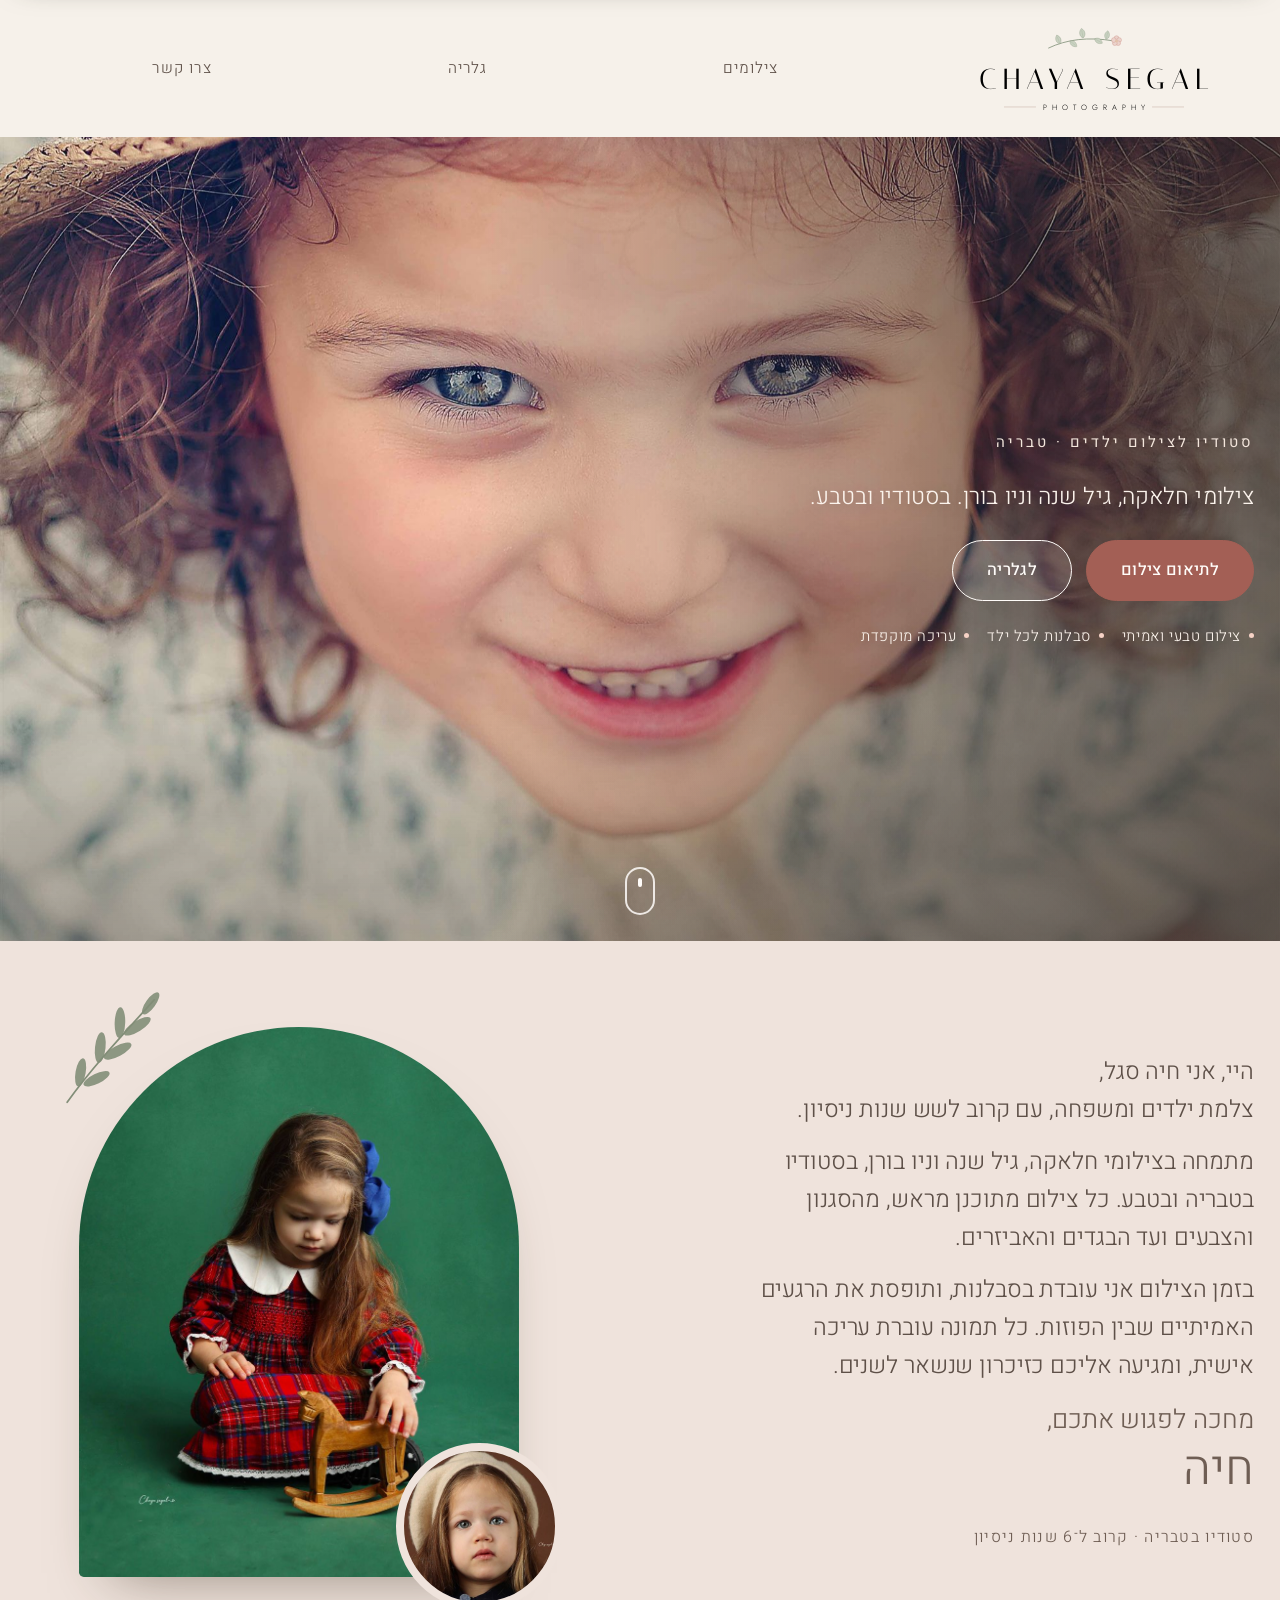
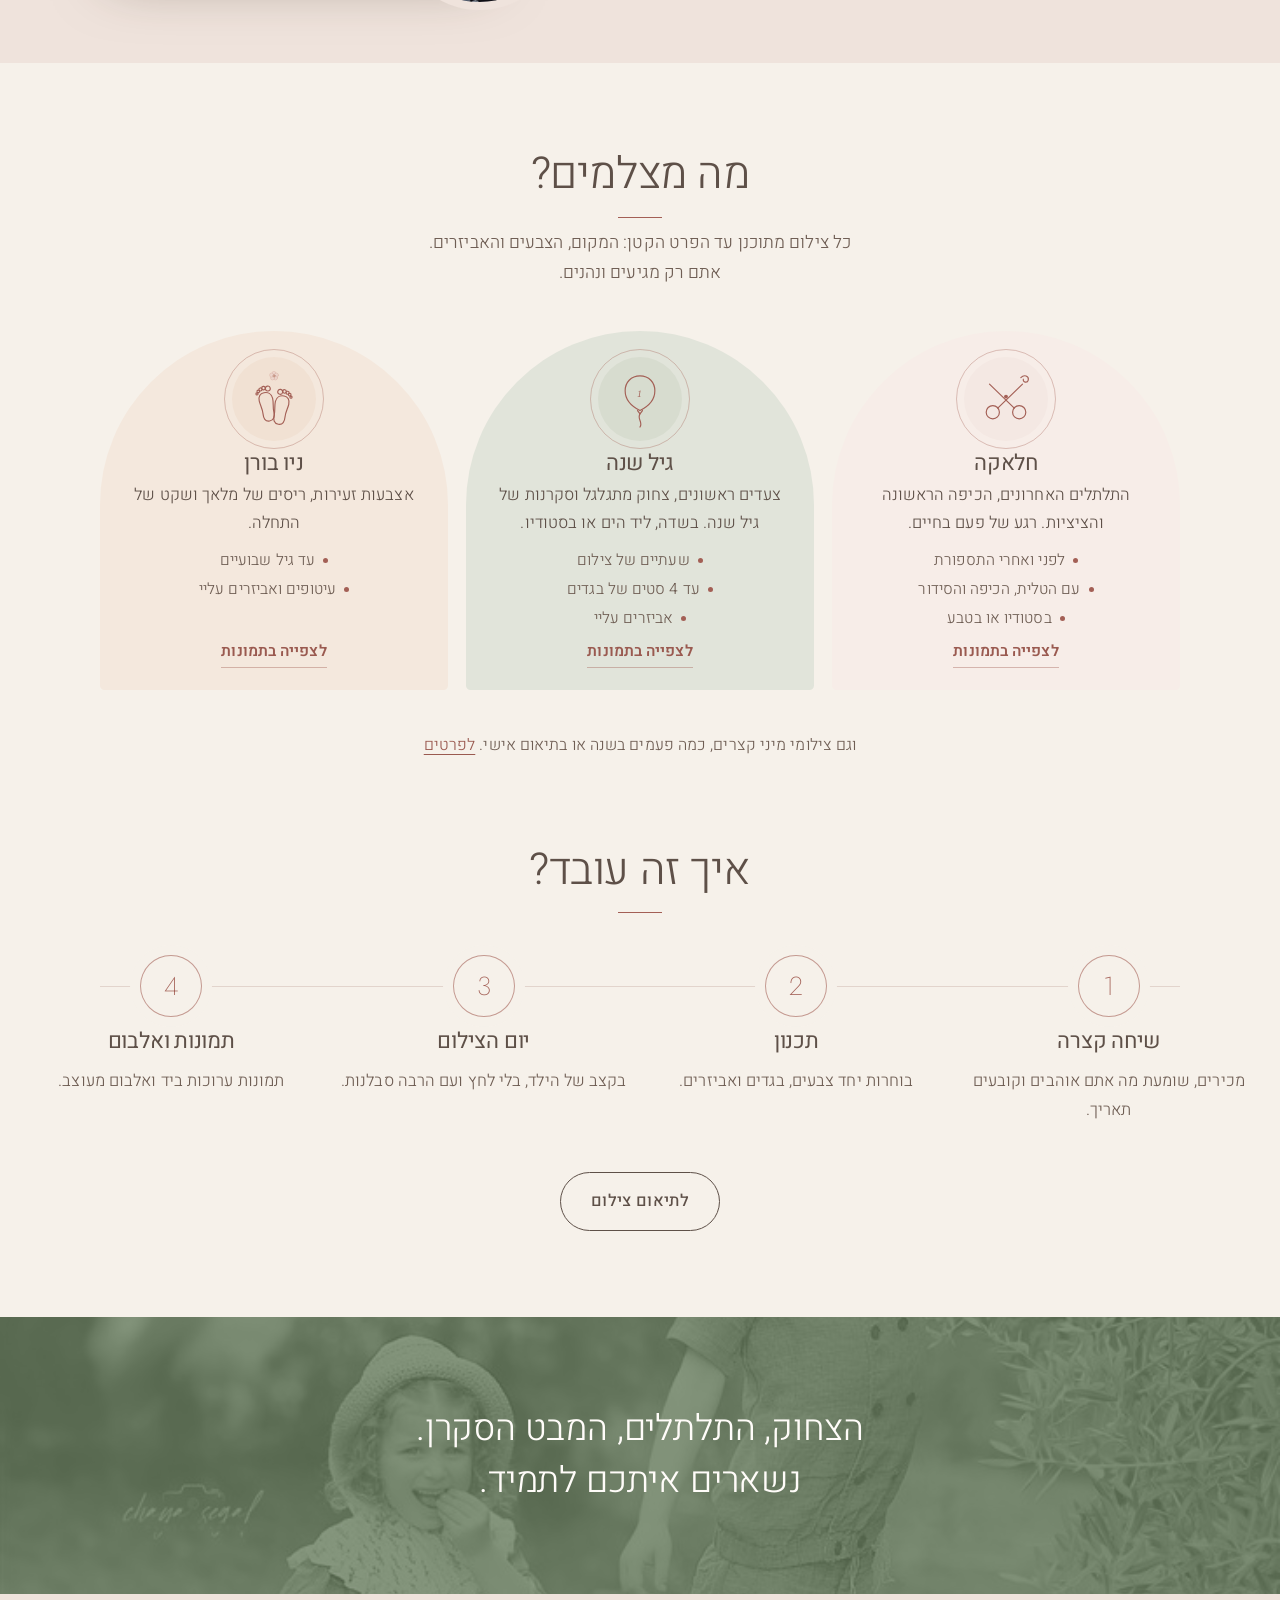
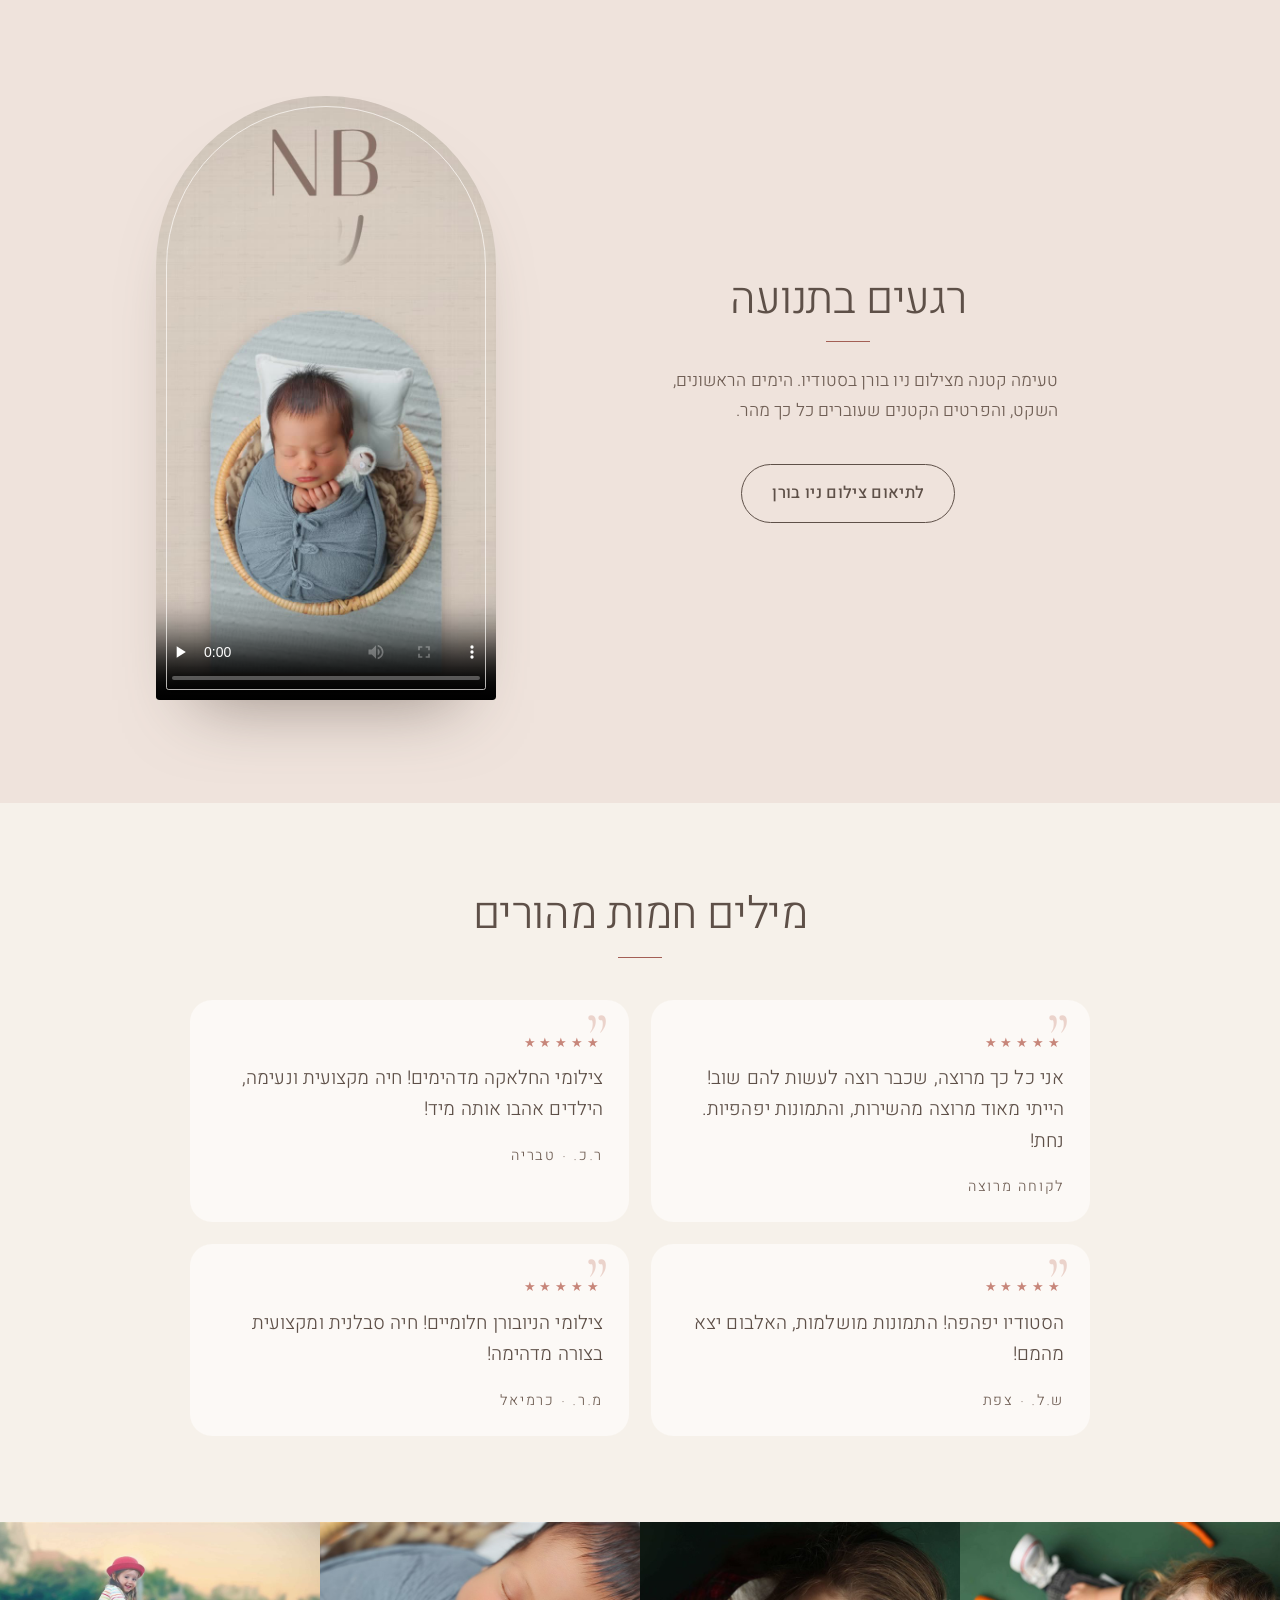
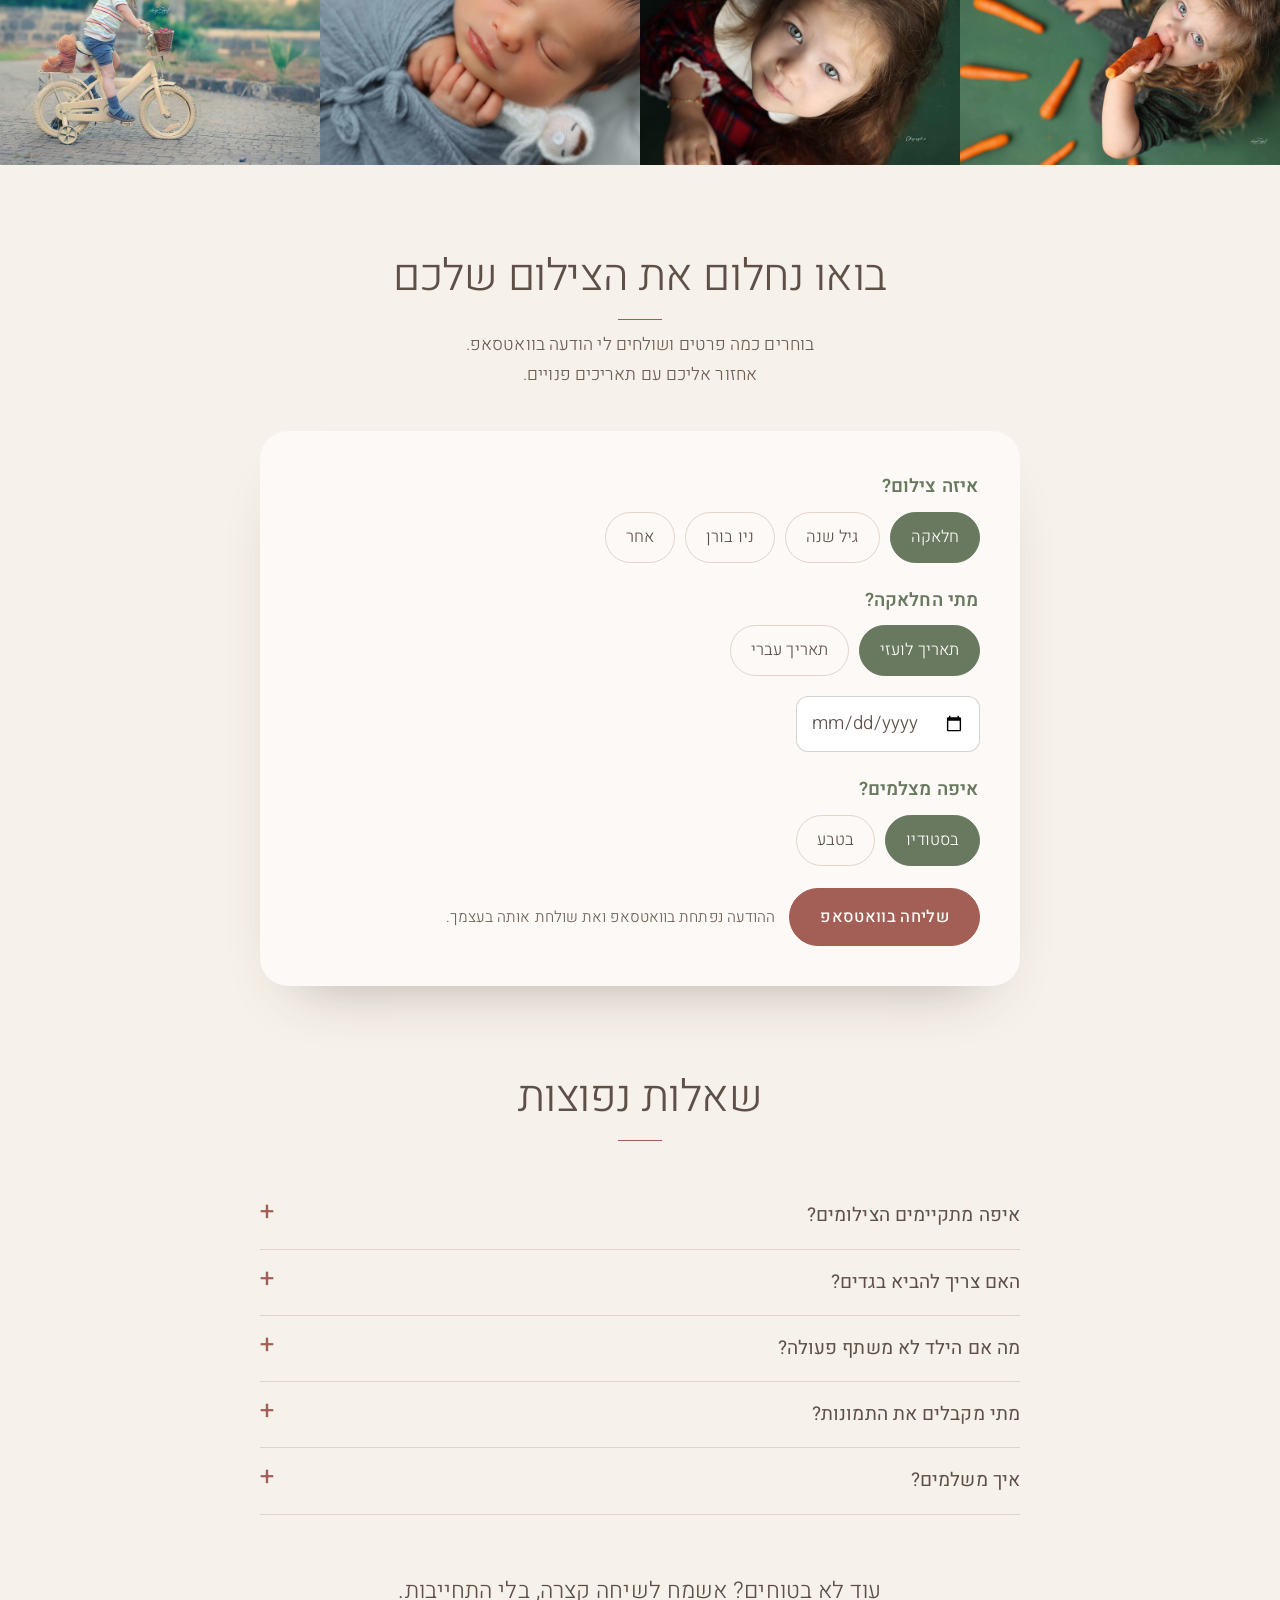
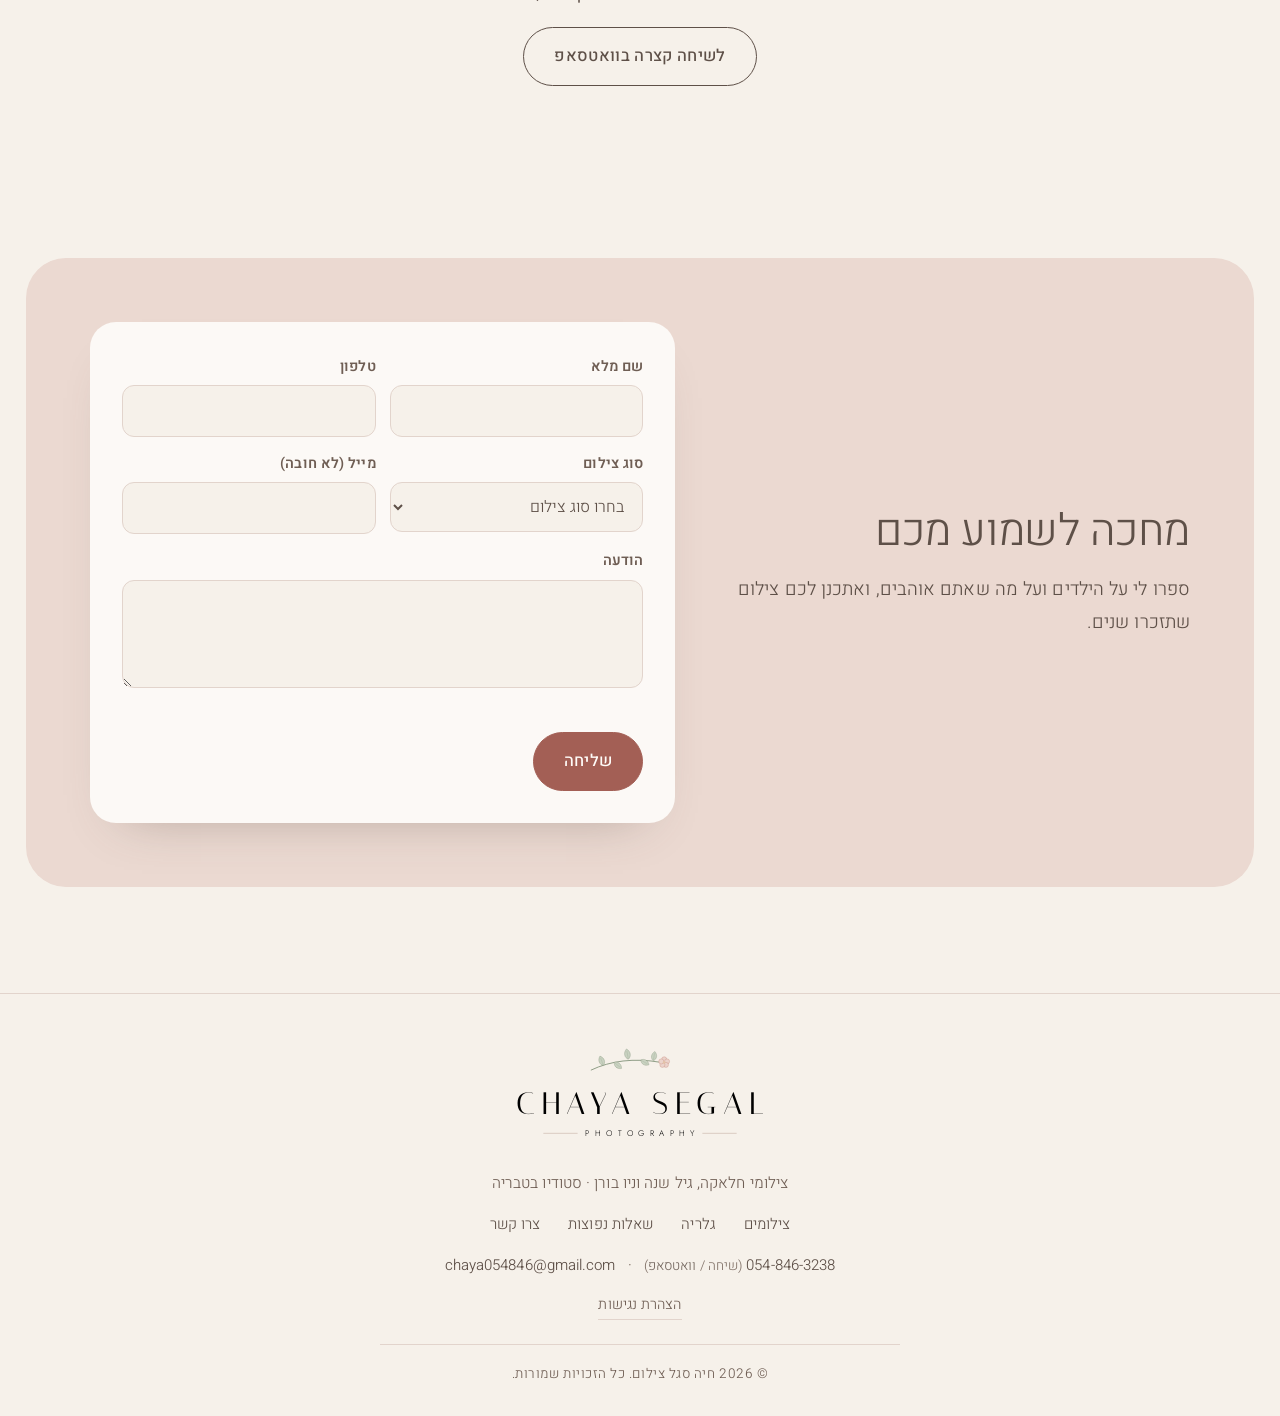
<file: landing-preview-0i4e5g.html>
<!doctype html>
<html lang="he" dir="rtl">
<head>
<meta charset="utf-8"><meta name="color-scheme" content="light">
<meta name="viewport" content="width=device-width, initial-scale=1">
<meta name="robots" content="noindex, nofollow, noarchive">
<title>חיה סגל צילום | צילומי חלאקה, גיל שנה וניו בורן בטבריה</title>
<meta name="claude:viewport-fit-sides" content="cover">
<meta name="description" content="חיה סגל, צלמת ילדים בטבריה. צילומי חלאקה, גיל שנה וניו בורן בסטודיו ובטבע, עם עריכה ידנית ואלבום מעוצב.">
<meta name="keywords" content="צלמת טבריה, צילומי חלאקה, צילומי גיל שנה, ניו בורן, צילומי ילדים, חיה סגל">
<meta property="og:title" content="חיה סגל צילום">
<meta property="og:description" content="צילומי חלאקה, גיל שנה וניו בורן בטבריה. בסטודיו ובטבע.">
<meta property="og:type" content="website">
<meta property="og:image" content="https://chaya-photography-website.pages.dev/images/hero-strawberry.jpg"><meta property="og:locale" content="he_IL"><meta name="theme-color" content="#F6F1EA"><link rel="preload" as="image" href="images/hero-olives-wide.jpg">
<link rel="icon" href="images/flower-favicon.ico" sizes="any">
<link rel="icon" type="image/png" href="images/flower-favicon-32.png" sizes="32x32">
<link rel="apple-touch-icon" href="images/flower-apple-touch-icon.png">
<script type="application/ld+json">{"@context":"https://schema.org","@type":"LocalBusiness","name":"חיה סגל צילום","description":"צילומי חלאקה, גיל שנה וניו בורן בטבריה","telephone":"+972-54-846-3238","email":"chaya054846@gmail.com","priceRange":"₪₪","address":{"@type":"PostalAddress","addressLocality":"טבריה","addressCountry":"IL"},"geo":{"@type":"GeoCoordinates","latitude":32.7922,"longitude":35.5312},"areaServed":["טבריה","כנרת","גליל","צפון"],"openingHoursSpecification":[{"@type":"OpeningHoursSpecification","dayOfWeek":["Sunday","Monday","Tuesday","Wednesday","Thursday"],"opens":"09:00","closes":"20:00"}]}</script>
<link rel="preconnect" href="https://fonts.googleapis.com">
<link rel="preconnect" href="https://fonts.gstatic.com" crossorigin>
<link rel="stylesheet" href="https://fonts.googleapis.com/css2?family=Heebo:wght@200;300;400;500;600&family=Jost:wght@200;300;400&family=Italiana&family=Amatic+SC:wght@700&family=Cormorant+Garamond:wght@400&display=swap">
<style>
/* Layout: playful-editorial story — overlapping photo collage hero, colour-blocked sections, arches/circles as recurring frames, handwritten notes as the human touch */
:root{
  --linen:#F6F1EA; --stone:#EFE3DC; --sage:#A9B8A0; --moss:#7E8F76; --mustard:#E3C3A8; --rust:#C7867A; --sky:#BAC7BF; --rose:#EBD3CB; --caramel:#B8968A; --charcoal:#5E5048;
  --bg:var(--linen); --bg-alt:var(--stone); --fg:var(--charcoal); --muted:#8A776C; --line:#E2D4CC; --paper:#FCF9F6; --on-color:#FFFCF9;
  --display:"Bellefair","Frank Ruhl Libre","Times New Roman",serif; --body:"Assistant","Segoe UI",Arial,sans-serif; --hand:"Amatic SC","Segoe Print",cursive; --script:"Cormorant Garamond",Garamond,serif;
}
@media not all{:root{
  --bg:#2B2523; --bg-alt:#352D2A; --fg:#F2E9E4; --muted:#D2B8AD; --line:#4A3F3B; --paper:#3A312E; --on-color:#FFFCF9; color-scheme:dark }}
:root[data-theme="dark"]{ --bg:#2B2523; --bg-alt:#352D2A; --fg:#F2E9E4; --muted:#D2B8AD; --line:#4A3F3B; --paper:#3A312E; --on-color:#FFFCF9; color-scheme:dark }
*{box-sizing:border-box}
body{background:var(--bg);color:var(--fg);font-family:var(--body);font-size:18px;line-height:1.75;font-weight:400;direction:rtl;margin:0;overflow-x:hidden}
.wrap{max-width:1140px;margin:0 auto;padding-left:max(16px,env(safe-area-inset-left,0px));padding-right:max(16px,env(safe-area-inset-right,0px))}
section{padding-block:clamp(64px,10vw,120px)}
h1,h2,h3{font-family:var(--display);font-weight:400;margin:0;text-wrap:balance;letter-spacing:.01em}
h2{font-size:clamp(34px,5vw,54px);line-height:1.1}
h3{font-size:28px;line-height:1.15}
p{margin:0}
a{color:inherit}
:focus-visible{outline:2px solid var(--rust);outline-offset:3px}
.script{font-family:var(--script);font-style:italic;font-weight:400;line-height:1;direction:ltr;unicode-bidi:isolate;letter-spacing:.02em}
.monogram{width:54px;height:54px;color:var(--rust);flex:none}
.l4 .t1{fill:var(--fg)} .l4 .t2{fill:#B88B7A} .l4-head{width:230px;height:71px;display:block} .l4-foot{width:260px;height:80px;display:block;margin:0 auto 12px}
.wordmark{display:inline-flex;flex-direction:column;align-items:stretch;line-height:1;direction:ltr}
.wordmark b{font-family:var(--script);font-weight:500;font-size:22px;letter-spacing:.34em;margin-right:-.34em;color:var(--fg);white-space:nowrap}
.wordmark i{font-family:var(--script);font-style:normal;font-size:11px;color:var(--muted);margin-top:8px;display:flex;justify-content:space-between}
.hand{font-family:var(--body);font-weight:600;font-size:14.5px!important;line-height:1.2;letter-spacing:.14em}
.ph{background-image:var(--img),radial-gradient(120% 90% at 70% 20%,var(--rose),transparent 60%),radial-gradient(100% 80% at 20% 90%,var(--sage),transparent 65%);background-color:var(--bg-alt);background-size:cover;background-position:center}

/* ribbon */
.ribbon{background:var(--moss);color:var(--on-color);overflow:hidden;white-space:nowrap;font-family:var(--hand);font-size:22px;letter-spacing:.08em;padding-block:6px}
.ribbon .track{display:inline-flex;gap:40px;animation:slide 38s linear infinite}
.ribbon span::after{content:"✿";margin-inline-start:40px;color:var(--mustard)}
@keyframes slide{from{transform:translateX(0)}to{transform:translateX(50%)}}

/* nav */
.nav{display:flex;justify-content:space-between;align-items:center;padding-block:20px;gap:16px;flex-wrap:wrap}
.logo{display:flex;align-items:center;gap:14px;text-decoration:none;direction:ltr}
.nav ul{display:flex;gap:28px;list-style:none;margin:0;padding:0;font-size:16.5px}
.nav a{text-decoration:none;position:relative}
.nav a::after{content:"";position:absolute;right:0;bottom:-3px;height:2px;width:0;background:var(--mustard);transition:width .3s}
.nav a:hover::after{width:100%}
@media (max-width:720px){.nav ul{display:none}}

/* hero */
.hero{display:grid;grid-template-columns:1fr 1.05fr;gap:clamp(32px,5vw,70px);align-items:center;padding-block:clamp(20px,4vw,40px) clamp(70px,9vw,110px)}
.hero-text{display:flex;flex-direction:column;gap:22px;min-width:0;position:relative}
.kicker{display:inline-flex;align-items:center;gap:10px;font-size:16.5px;letter-spacing:.14em;color:var(--moss);font-weight:600}
.kicker::before{content:"";width:34px;height:2px;background:var(--mustard)}
.hero h1{font-size:clamp(46px,7.2vw,92px);line-height:1}
.hero h1 .u{position:relative;white-space:nowrap;color:var(--rust)}
.hero h1 .u svg{display:none}
.lead{font-size:20px;color:var(--muted);max-width:28em}
.cta-row{display:flex;gap:14px;flex-wrap:wrap;margin-top:6px}
.btn{font:inherit;font-weight:600;font-size:16.5px;letter-spacing:.04em;padding:14px 30px;border-radius:999px;border:2px solid var(--rust);background:var(--rust);color:var(--on-color);text-decoration:none;transition:transform .25s ease,box-shadow .25s ease;display:inline-block}
.btn:hover{transform:translateY(-3px);box-shadow:0 10px 24px -12px var(--rust)}
.btn.ghost{background:transparent;color:var(--fg);border-color:var(--fg)}
.note{position:absolute;left:0;bottom:-70px;display:flex;align-items:center;gap:6px;color:var(--moss);transform:rotate(-4deg)}
.note svg{width:60px;height:40px}
@media (max-width:900px){.note{display:none}}

.collage{position:relative;aspect-ratio:1/1.08;max-width:560px;width:100%;justify-self:center}
.blob{position:absolute;border-radius:50%}
.blob.b1{width:52%;aspect-ratio:1;background:color-mix(in srgb,var(--mustard) 55%,var(--bg));top:0;left:2%}
.blob.b2{width:30%;aspect-ratio:1;background:var(--sky);bottom:2%;right:-3%;opacity:.85}
.collage{aspect-ratio:4/5!important;max-width:470px!important}
.c-main{position:absolute;inset:0 0 0 0;border-radius:999px 999px 0 0;box-shadow:0 30px 60px -34px rgba(40,30,20,.5)}
.arch-line{position:absolute;inset:-16px -16px 24px 16px;border:1.5px solid var(--caramel);border-radius:999px 999px 0 0;opacity:.6}
.c-circle{position:absolute;bottom:4%;left:6%;width:42%;aspect-ratio:1;border-radius:50%;border:8px solid var(--paper);box-shadow:0 20px 40px -20px rgba(40,30,20,.5)}
.c-polaroid{position:absolute;top:10%;left:2%;width:30%;background:var(--paper);padding:8px 8px 34px;transform:rotate(-8deg);box-shadow:0 14px 30px -16px rgba(40,30,20,.5)}
.c-polaroid .ph{aspect-ratio:1}
.c-polaroid span{position:absolute;bottom:4px;inset-inline:0;text-align:center;font-family:var(--hand);font-size:20px;color:var(--muted)}
.badge{position:absolute;bottom:-2%;right:0;width:27%;aspect-ratio:1;color:var(--moss)}
.badge svg{width:100%;height:100%;animation:spin 24s linear infinite}
.badge::after{content:"✿";position:absolute;inset:0;display:grid;place-items:center;font-size:28px;color:var(--rust)}
@keyframes spin{to{transform:rotate(360deg)}}
.sprig{position:absolute;width:16%;top:-2%;right:0;color:var(--moss);opacity:.75;transform:rotate(14deg)}
@media (max-width:860px){.hero{grid-template-columns:1fr}.collage{max-width:440px}}

/* words strip */
.words{border-block:1px solid var(--line);padding-block:22px;overflow:hidden;white-space:nowrap}
.words .track{display:inline-flex;gap:46px;align-items:center;animation:slide 50s linear infinite;font-family:var(--display);font-size:clamp(26px,3.4vw,40px)}
.words i{font-style:normal;color:var(--rust)} .words b{font-weight:400;color:var(--moss)} .words em{font-style:normal;color:var(--mustard)}
.words .dot{width:12px;height:12px;border-radius:50%;background:var(--sky);display:inline-block}

/* section heads */
.head{display:flex;flex-direction:column;align-items:center;text-align:center;gap:10px;margin-bottom:clamp(40px,6vw,64px)}
.head .script{font-size:clamp(32px,4vw,42px);color:var(--rust)}
.head p{color:var(--muted);max-width:34em}

/* services */
.services{display:grid;grid-template-columns:repeat(3,1fr);gap:26px;align-items:start}
.svc{--c:var(--rose);background:color-mix(in srgb,var(--c) 32%,var(--paper));border-radius:999px 999px 26px 26px;padding:16px 16px 30px;display:flex;flex-direction:column;gap:14px;min-width:0;transition:transform .35s ease}
.svc:hover{transform:translateY(-4px)}
.svc:nth-child(2){--c:var(--sage);margin-top:46px}.svc:nth-child(3){--c:var(--mustard)}
.svc .ph{aspect-ratio:4/5;border-radius:999px 999px 16px 16px}
.svc .body{padding-inline:12px;display:flex;flex-direction:column;gap:8px;text-align:center}
.svc .hand{color:var(--moss);font-size:24px}
.svc ul{list-style:none;padding:0;margin:4px 0 0;display:flex;flex-direction:column;gap:4px;font-size:16.5px;color:var(--muted)}
.svc li::before{content:"";display:inline-block;width:5px;height:5px;border-radius:50%;background:var(--rust);margin-inline-end:8px;vertical-align:middle}
@media (max-width:880px){.services{grid-template-columns:1fr;max-width:440px;margin-inline:auto}.svc:nth-child(2){margin-top:0}}

/* quote band */
.band{position:relative;background:var(--moss);color:var(--on-color);overflow:hidden;text-align:center}
.band::before{content:"";position:absolute;inset:0;background:var(--img) center/cover;opacity:.22;mix-blend-mode:luminosity}
.band .wrap{position:relative;display:flex;flex-direction:column;align-items:center;gap:16px}
.band .script{font-size:clamp(40px,6vw,64px);color:var(--mustard)}
.band p{font-family:var(--display);font-size:clamp(24px,3.2vw,36px);line-height:1.35;max-width:22em}

/* process */
.steps{display:grid;grid-template-columns:repeat(4,1fr);gap:22px;position:relative}
.steps::before{content:"";position:absolute;top:31px;right:6%;left:6%;border-top:2px dashed var(--line)}
.step{position:relative;display:flex;flex-direction:column;align-items:center;text-align:center;gap:12px;min-width:0}
.step .n{width:62px;height:62px;border-radius:50%;display:grid;place-items:center;font-family:var(--display);font-size:28px;color:var(--on-color);background:var(--rust);box-shadow:0 0 0 8px var(--bg)}
.step:nth-child(2) .n{background:var(--moss)}.step:nth-child(3) .n{background:var(--mustard)}.step:nth-child(4) .n{background:var(--sky)}
.step p{font-size:16.5px;color:var(--muted)}
@media (max-width:860px){.steps{grid-template-columns:1fr 1fr;row-gap:40px}.steps::before{display:none}}
@media (max-width:460px){.steps{grid-template-columns:1fr}}

/* gallery */
.gallery-sec{background:var(--bg-alt)}
.gallery-sec{padding-bottom:clamp(40px,6vw,70px)}
.wall{position:relative;height:clamp(560px,64vw,780px);overflow:hidden}
.wall::before,.wall::after{content:"";position:absolute;inset-inline:0;height:130px;z-index:2;pointer-events:none}
.wall::before{top:0;background:linear-gradient(var(--bg-alt),transparent)}
.wall::after{bottom:0;background:linear-gradient(transparent,var(--bg-alt))}
.gallery{display:flex;gap:16px;padding-inline:16px;max-width:1500px;margin:0 auto}
.gallery .col{flex:1;min-width:0;display:flex;flex-direction:column;gap:16px;will-change:transform}
.gallery .col:nth-child(even){margin-top:-140px}
.gallery .col .ph{aspect-ratio:4/5;border-radius:16px;transition:transform .6s cubic-bezier(.2,.7,.2,1),filter .4s ease}
.gallery .col .ph.arch{border-radius:999px 999px 16px 16px}
.gallery .col .ph:hover{transform:scale(1.025);filter:saturate(1.08)}
@media (max-width:760px){.gallery .col:nth-child(n+4){display:none}.gallery{gap:10px;padding-inline:10px}.gallery .col{gap:10px}.wall{height:520px}}

/* contact */
.contact .card{background:var(--rust);color:var(--on-color);border-radius:40px;padding:clamp(34px,6vw,64px);display:grid;grid-template-columns:.9fr 1.1fr;gap:36px;align-items:center;position:relative;overflow:hidden}

.contact .txt{position:relative;display:flex;flex-direction:column;gap:16px;min-width:0}
.contact h2{color:var(--on-color)}
.contact .script{font-size:46px;color:var(--mustard)}
.lines{display:flex;flex-direction:column;gap:6px;margin-top:6px}
.cline{display:flex;justify-content:space-between;align-items:center;gap:12px;border-bottom:1px solid rgba(255,255,255,.3);padding-block:10px;flex-wrap:wrap}
.cline strong{font-weight:600;font-variant-numeric:tabular-nums;user-select:all}
.copy{font:inherit;font-size:14.5px;background:var(--on-color);color:var(--rust);border:0;border-radius:999px;padding:5px 16px;cursor:pointer;font-weight:600}
.contact .ph{position:relative;aspect-ratio:3/4;border-radius:999px 999px 20px 20px;border:8px solid rgba(255,255,255,.25)}
@media (max-width:780px){.contact .card{grid-template-columns:1fr}.contact .ph{max-width:280px;margin-inline:auto;width:100%}}
footer{padding-block:34px;text-align:center;color:var(--muted);font-size:16.5px}
footer .script{font-size:16.5px;font-style:normal;letter-spacing:.42em;color:var(--fg);display:block;margin-bottom:8px}
footer .monogram{width:44px;height:44px;margin:0 auto 10px;display:block}
/* about */
.about-sec{background:var(--bg-alt)}
.about-grid{display:flex;justify-content:center;text-align:center}
.about-txt{align-items:center;margin-inline:auto}
.about-lines{font-family:var(--display);font-size:clamp(22px,2.6vw,28px);line-height:1.5;color:var(--fg)!important}
.about-img{aspect-ratio:3/4;border-radius:999px 999px 20px 20px;max-width:380px;width:100%;justify-self:center;box-shadow:0 26px 50px -34px rgba(60,45,30,.5)}
.about-txt{display:flex;flex-direction:column;gap:14px;min-width:0;max-width:34em}
.about-txt .script{font-size:clamp(32px,4vw,42px);color:var(--rust)}
.about-txt p{color:var(--muted)}
.about-txt .sig{font-family:var(--display);font-size:30px;color:var(--rust);margin-top:4px}
@media (max-width:780px){.about-grid{grid-template-columns:1fr}}
.about-meta{font-size:14.5px;letter-spacing:.18em;color:var(--muted);margin-top:8px}
/* contact form */
.cform-wrap{position:relative;background:var(--paper);color:var(--fg);border-radius:26px;padding:clamp(22px,3vw,32px);min-width:0}
.cform{display:grid;grid-template-columns:1fr 1fr;gap:14px}
.cform .f{display:flex;flex-direction:column;gap:6px;min-width:0}
.cform .full,.cf-note,.cf-send{grid-column:1/-1}
.cform label{font-size:14.5px;color:var(--muted);font-weight:600}
.cform input,.cform select,.cform textarea{font:inherit;font-size:16px;color:var(--fg);background:var(--bg);border:1px solid var(--line);border-radius:12px;padding:11px 14px;width:100%;resize:vertical}
.cform input:focus,.cform select:focus,.cform textarea:focus{outline:none;border-color:var(--rust);box-shadow:0 0 0 3px color-mix(in srgb,var(--rust) 18%,transparent)}
.cf-note{font-size:16.5px;color:var(--rust);min-height:1em;margin:0}
.cf-send{justify-self:start}
.cf-done{text-align:center;padding:40px 10px;display:flex;flex-direction:column;gap:8px}
.cf-done h3{font-size:28px}
.cf-done p{color:var(--muted)}
.cf-done[hidden],.cform[hidden]{display:none!important}
@media (max-width:520px){.cform{grid-template-columns:1fr}}
/* lightbox */
.gallery .ph,.story .ph{cursor:zoom-in}
.lb{position:fixed;inset:0;z-index:300;background:rgba(28,22,20,.96);display:flex;flex-direction:column;padding:env(safe-area-inset-top,0px) 0 env(safe-area-inset-bottom,0px);color:#FBF8F2;-webkit-user-select:none;user-select:none;animation:lbIn .3s ease}
@keyframes lbIn{from{opacity:0}}
.lb-top{display:flex;align-items:center;gap:14px;padding:12px clamp(14px,3vw,32px);font-size:15px;letter-spacing:.06em}
.lb-count{font-family:Jost,sans-serif;font-weight:300;opacity:.75;direction:ltr}
.lb-x{margin-inline-start:auto;background:none;border:0;color:inherit;font-size:36px;line-height:1;cursor:pointer;padding:2px 8px}
.lb-stage{position:relative;flex:1;min-height:0;display:flex;align-items:center;justify-content:center;padding:0 clamp(8px,7vw,100px);touch-action:pan-y}
.lb-stage .lb-img{max-width:100%;max-height:100%;object-fit:contain;border-radius:10px;box-shadow:0 30px 80px -30px #000;opacity:0;transform:scale(.985);transition:opacity .35s ease,transform .35s ease}
.lb-stage .lb-img.on{opacity:1;transform:none}
.lb-pv,.lb-nx{position:absolute;top:50%;transform:translateY(-50%);width:54px;height:54px;border-radius:50%;border:1px solid rgba(251,248,242,.4);background:rgba(251,248,242,.08);color:#FBF8F2;font-size:30px;line-height:1;cursor:pointer;display:grid;place-items:center;padding:0 0 4px;z-index:1;transition:background .2s}
.lb-pv:hover,.lb-nx:hover{background:rgba(251,248,242,.22)}
.lb-pv{right:clamp(8px,2vw,28px)}.lb-nx{left:clamp(8px,2vw,28px)}
.lb-th{display:flex;gap:8px;overflow-x:auto;padding:12px clamp(14px,3vw,32px) 16px;scrollbar-width:thin;scrollbar-color:rgba(251,248,242,.3) transparent;justify-content:safe center}
.lb-th button{flex:0 0 auto;width:58px;height:72px;border-radius:8px;border:2px solid transparent;background:center/cover no-repeat;opacity:.45;cursor:pointer;padding:0;transition:opacity .2s,border-color .2s}
.lb-th button:hover{opacity:.8}.lb-th button.cur{opacity:1;border-color:#FBF8F2}
@media (max-width:640px){.lb-pv,.lb-nx{width:42px;height:42px;font-size:24px;background:rgba(28,22,20,.5)}.lb-stage{padding:0 4px}.lb-th button{width:46px;height:58px}}
.lb{inset:auto!important;top:0!important;left:0!important;width:100vw;height:100vh;height:100dvh;overflow:hidden}
.lb-top,.lb-th{width:100%;box-sizing:border-box;min-width:0}
.lb-stage{width:100%;box-sizing:border-box;min-width:0}
.lb-stage .lb-img{max-width:calc(100vw - 2*clamp(8px,7vw,100px));max-height:calc(100vh - 190px);max-height:calc(100dvh - 190px);min-width:0;min-height:0;width:auto;height:auto}
.lb-pv,.lb-nx{direction:ltr;unicode-bidi:isolate}
@media (max-width:640px){.lb-stage .lb-img{max-width:calc(100vw - 8px);max-height:calc(100dvh - 170px)}}.gallery-sec .story .g-hide{display:none!important}
.gallery-sec .story .g-new{animation:gNew .6s ease both}
@keyframes gNew{from{opacity:0;transform:translateY(14px)}}
.g-plus{grid-column:1/-1;justify-self:center;display:inline-flex;align-items:center;gap:12px;margin-top:18px;font:inherit;font-size:16px;color:var(--fg);background:var(--paper);border:1px solid var(--line);border-radius:999px;padding:8px 26px 8px 10px;cursor:pointer;box-shadow:0 14px 30px -20px rgba(60,45,30,.5);transition:transform .25s,box-shadow .25s}
.g-plus:hover{transform:translateY(-2px);box-shadow:0 18px 34px -18px rgba(60,45,30,.55)}
.g-plus-i{display:grid;place-items:center;width:38px;height:38px;border-radius:50%;background:var(--rust);color:#fff;font-size:24px;font-weight:300;line-height:1;padding-bottom:2px}
.g-plus[hidden]{display:none}.g-hint{text-align:center;margin:-6px 0 18px;font-size:14px;color:var(--muted);letter-spacing:.04em}
/* prices */
.pkgs{display:grid;grid-template-columns:repeat(3,1fr);gap:22px;align-items:stretch}
.pkg{position:relative;background:var(--paper);border:1px solid var(--line);border-radius:999px 999px 24px 24px;padding:56px 28px 30px;display:flex;flex-direction:column;align-items:center;text-align:center;gap:8px;min-width:0}
.pkg.featured{background:color-mix(in srgb,var(--rose) 45%,var(--paper));border-color:color-mix(in srgb,var(--rust) 45%,var(--line));transform:translateY(-12px)}
.pkg-badge{position:absolute;top:18px;font-size:12px;letter-spacing:.14em;color:var(--on-color);background:var(--rust);padding:4px 14px;border-radius:999px}
.pkg-name{font-size:14.5px;letter-spacing:.24em;color:var(--muted);font-weight:600}
.pkg-price{font-family:var(--display);font-size:44px;line-height:1.1;color:var(--fg);font-variant-numeric:tabular-nums}
.pkg-sub{font-size:16.5px;color:var(--rust)}
.pkg ul{list-style:none;padding:14px 0 0;margin:6px 0 0;border-top:1px solid var(--line);width:100%;display:flex;flex-direction:column;gap:8px;font-size:16.5px;color:var(--muted)}
.pkg-extra{margin-top:auto;padding-top:14px;font-size:14.5px;color:var(--muted)}
@media (max-width:860px){.pkgs{grid-template-columns:1fr;max-width:420px;margin-inline:auto}.pkg.featured{transform:none}}
/* reviews */
.reviews{display:grid;grid-template-columns:repeat(3,1fr);gap:22px}
.reviews figure{margin:0;background:var(--paper);border-radius:22px;padding:32px 26px 24px;display:flex;flex-direction:column;gap:16px;position:relative;min-width:0}
.reviews figure::before{content:"\201D";position:absolute;top:2px;right:20px;font-family:var(--script);font-size:72px;line-height:1;color:var(--rose)}
.reviews blockquote{margin:0;font-family:var(--display);font-size:21px;line-height:1.5;color:var(--fg)}
.reviews figcaption{font-size:14.5px;letter-spacing:.12em;color:var(--muted)}
@media (max-width:820px){.reviews{grid-template-columns:1fr;max-width:460px;margin-inline:auto}}
/* service icons */
.svc{padding:40px 22px 32px!important}
.ico{width:128px;height:128px;margin:0 auto 6px;border-radius:50%;display:grid;place-items:center;color:var(--rust);background:color-mix(in srgb,var(--c) 45%,var(--paper));position:relative}
.ico::after{content:"";position:absolute;inset:-8px;border-radius:50%;border:1px solid color-mix(in srgb,var(--rust) 35%,transparent)}
.ico svg{width:104px;height:104px;overflow:visible;stroke-width:1.4}
.blade-a,.blade-b{transform-origin:40px 37px;transform-box:view-box;animation:snipA 2.6s ease-in-out infinite}
.blade-b{animation-name:snipB}
@keyframes snipA{0%,60%,100%{transform:rotate(0)}70%,85%{transform:rotate(-9deg)}}
@keyframes snipB{0%,60%,100%{transform:rotate(0)}70%,85%{transform:rotate(9deg)}}
.curl{animation:fall 2.6s ease-in infinite;transform-box:fill-box}
@keyframes fall{0%,70%{opacity:0;transform:translate(0,0)}78%{opacity:1}100%{opacity:0;transform:translate(6px,26px) rotate(40deg)}}
.float{animation:bob 3.4s ease-in-out infinite;transform-box:view-box}
.string{animation:sway 3.4s ease-in-out infinite;transform-origin:40px 58px;transform-box:view-box}
@keyframes bob{50%{transform:translateY(-5px) rotate(-3deg)}}
@keyframes sway{50%{transform:rotate(6deg)}}
.rock{animation:rock 5s ease-in-out infinite;transform-origin:44px 40px;transform-box:view-box}
@keyframes rock{50%{transform:rotate(-8deg)}}
.ft{transform-box:fill-box;transform-origin:50% 100%;animation:kick 3.2s ease-in-out infinite}.fr{animation-delay:1.6s}@keyframes kick{0%,100%{transform:none}25%{transform:translateY(-3px) rotate(-4deg)}50%{transform:none}}.hrt{transform-box:fill-box;transform-origin:center;animation:beat 2.4s ease-in-out infinite;opacity:.8}@keyframes beat{0%,100%{transform:scale(.85)}50%{transform:scale(1.1)}}
.tw{animation:tw 2.4s ease-in-out infinite}.t2{animation-delay:.8s}.t3{animation-delay:1.6s}
@keyframes tw{0%,100%{opacity:.25}50%{opacity:1}}
.svc:hover .ico{transform:scale(1.04);transition:transform .4s}
/* interactive layer */
.cursor-dot{position:fixed;top:0;left:0;width:34px;height:34px;border-radius:50%;border:1.5px solid var(--rust);pointer-events:none;z-index:50;transform:translate(-100px,-100px);transition:width .25s,height .25s,background .25s,border-color .25s;mix-blend-mode:multiply}
.cursor-dot.big{width:84px;height:84px;background:color-mix(in srgb,var(--mustard) 35%,transparent);border-color:transparent}
.cursor-dot span{position:absolute;inset:0;display:grid;place-items:center;font-size:12px;font-weight:600;color:var(--charcoal);opacity:0;transition:opacity .2s}
.cursor-dot.big span{opacity:1}
@media (hover:none){.cursor-dot{display:none}}
.collage>*{transition:transform .6s cubic-bezier(.2,.7,.2,1)}
.svc{transform-style:preserve-3d;will-change:transform}
.gallery .ph{position:relative;overflow:hidden}

.gallery .ph:hover::after{transform:none}
.btn.magnet{transition:transform .2s ease,box-shadow .25s ease}
.reveal{transition:opacity 1.2s ease}
.reveal.in{transform:none}

/* why */
.why{display:grid;grid-template-columns:repeat(3,1fr);gap:22px}
.why div{background:var(--paper);border-radius:22px;padding:28px 24px;display:flex;flex-direction:column;gap:8px;border-top:4px solid var(--c,var(--sage))}
.why div:nth-child(2){--c:var(--mustard)}.why div:nth-child(3){--c:var(--rust)}
.why p{color:var(--muted);font-size:16.5px}
@media (max-width:820px){.why{grid-template-columns:1fr;max-width:460px;margin-inline:auto}}

/* booking */
.book{background:var(--paper);border-radius:28px;padding:clamp(24px,4vw,40px);display:flex;flex-direction:column;gap:22px;max-width:760px;margin:0 auto;box-shadow:0 30px 60px -40px rgba(60,45,30,.45)}
.book fieldset{border:0;padding:0;margin:0;display:flex;flex-direction:column;gap:10px}
.book legend{font-weight:600;margin-bottom:8px;color:var(--moss)}
.chips{display:flex;flex-wrap:wrap;gap:10px}
.chip{position:relative}
.chip input{position:absolute;opacity:0;inset:0}
.chip label{display:inline-block;padding:10px 20px;border-radius:999px;border:1.5px solid var(--line);cursor:pointer;font-size:16.5px;transition:all .2s}
.chip input:checked+label{background:var(--moss);border-color:var(--moss);color:var(--on-color)}
.chip input:focus-visible+label{outline:2px solid var(--rust);outline-offset:2px}
.book .summary{font-family:var(--display);font-size:22px;color:var(--fg);min-height:1.4em}
.book .row{display:flex;gap:14px;align-items:center;flex-wrap:wrap}
.book small{color:var(--muted)}

/* faq */
.faq{max-width:760px;margin:0 auto;display:flex;flex-direction:column}
.faq details{border-bottom:1px solid var(--line);padding-block:16px}
.faq summary{cursor:pointer;font-family:var(--display);font-size:22px;list-style:none;display:flex;justify-content:space-between;gap:12px}
.faq summary::after{content:"+";color:var(--rust);font-size:26px;line-height:1;transition:transform .3s}
.faq details[open] summary::after{transform:rotate(45deg)}
.faq p{color:var(--muted);padding-top:10px;max-width:40em}

/* floating cta */
.float-cta{position:fixed;bottom:calc(20px + env(safe-area-inset-bottom,0px));left:calc(20px + env(safe-area-inset-left,0px));z-index:40;box-shadow:0 14px 30px -12px rgba(60,40,30,.5)}
/* entrance: soft staggered opening + scroll cue */
.hero .ln{display:block;overflow:hidden;padding-bottom:.08em}
@keyframes lineUp{from{transform:translateY(105%)}to{transform:none}}
@keyframes fadeUp{from{opacity:0;transform:translateY(16px)}to{opacity:1;transform:none}}
@keyframes fadeIn{from{opacity:0}to{opacity:1}}
@keyframes grow{from{transform:scaleX(0)}to{transform:none}}
@keyframes archIn{from{clip-path:inset(100% 0 0 0 round 999px 999px 0 0);transform:scale(1.04)}to{clip-path:inset(0 0 0 0 round 999px 999px 0 0);transform:none}}
.vine{position:absolute;inset:0;width:100%;height:100%;overflow:visible;pointer-events:none;z-index:2}
.vine .stem{fill:none;stroke:var(--moss);stroke-width:1.4;stroke-linecap:round;stroke-dasharray:1;stroke-dashoffset:1;animation:draw 2.6s cubic-bezier(.45,0,.25,1) .3s forwards}
.vine .s2{animation-duration:1.4s;animation-delay:1s}
.vine .lf{transform-box:fill-box;transform-origin:0% 50%;transform:scale(0);animation:leaf .9s cubic-bezier(.3,1.35,.5,1) var(--d) forwards}
.vine .lf path{fill:color-mix(in srgb,var(--sage) 70%,transparent);stroke:var(--moss);stroke-width:.9}
.vine .lf .rib{fill:none;stroke-width:.7;opacity:.7}
.vine .fl{transform-box:fill-box;transform-origin:50% 50%;transform:scale(0) rotate(-40deg);animation:bloom 1.1s cubic-bezier(.3,1.4,.5,1) var(--d) forwards}
.vine .fl circle{fill:var(--rose);stroke:var(--rust);stroke-width:.6}
.vine .fl .c{fill:var(--mustard);stroke:none}
@keyframes draw{to{stroke-dashoffset:0}}
@keyframes leaf{to{transform:scale(1)}}
@keyframes bloom{to{transform:scale(1) rotate(0)}}
@media (max-width:520px){.vine{inset:0 4% 0 4%;width:92%}}.collage .c-polaroid{top:7%;left:-14%;width:31%;aspect-ratio:4/5;padding:0;border:7px solid var(--paper);border-bottom-width:26px;z-index:3;transform:rotate(var(--r))}
.collage .c-polaroid.ph{background:var(--img) center/cover no-repeat,var(--bg-alt)}
.collage .c-polaroid.p2{top:auto;left:auto;right:-17%;bottom:4%;width:24%}
.collage .c-circle{left:-9%;bottom:-5%;width:33%;z-index:3;border-width:7px}
.pop{opacity:0;animation:drop 1.2s cubic-bezier(.2,.8,.2,1) var(--d) forwards}
@keyframes drop{from{opacity:0;transform:translateY(-22px) rotate(calc(var(--r) - 6deg))}to{opacity:1;transform:rotate(var(--r))}}
@media (max-width:600px){.collage .c-polaroid{left:-2%;top:4%;width:27%}.collage .c-polaroid.p2{display:none}.collage .c-circle{left:-2%;width:28%}}.ast{color:var(--rust);font-weight:600;margin-inline-start:2px}.pkg-note{text-align:center;margin-top:28px;color:var(--muted);font-size:16.5px}
.scroll-cue{grid-column:1/-1;justify-self:center;display:flex;flex-direction:column;align-items:center;gap:10px;margin-top:clamp(10px,3vw,30px);text-decoration:none;color:var(--muted);font-size:15px;letter-spacing:.18em;animation:fadeIn 1s ease 1.5s both;transition:opacity .5s}
.scroll-cue i{position:relative;width:1.5px;height:54px;background:var(--line);overflow:hidden;display:block}
.scroll-cue i::after{content:"";position:absolute;inset-inline:0;top:0;height:40%;background:var(--rust);animation:drip 2.2s cubic-bezier(.6,0,.3,1) 2s infinite both}
@keyframes drip{0%{transform:translateY(-100%)}100%{transform:translateY(260%)}}
.scroll-cue.gone{opacity:0;pointer-events:none}
html.js .reveal,html.js .head,html.js .svc{opacity:0;transform:none;transition:opacity 1.2s ease}
html.js .reveal.in,html.js .head.in,html.js .svc.in{opacity:1;transform:none}
html.js .svc:nth-child(2){transition-delay:.12s} html.js .svc:nth-child(3){transition-delay:.24s}
html.js .svc.in:hover{transform:translateY(-4px);transition:transform .35s ease}
/* smart booking: newborn window + package match */
.book fieldset[hidden]{display:none}
.book .nb-due{display:none}
.book .nb-due.on{display:flex;animation:fadeUp .5s ease both}
.nb-due input{font:inherit;font-size:16px;color:var(--fg);background:var(--bg);border:1px solid var(--line);border-radius:12px;padding:10px 14px;max-width:240px}
.nb-due input:focus{outline:none;border-color:var(--rust);box-shadow:0 0 0 3px color-mix(in srgb,var(--rust) 18%,transparent)}
.nb-win{display:flex;gap:14px;align-items:center;background:color-mix(in srgb,var(--sage) 24%,var(--paper));border-radius:18px;padding:14px 18px;animation:fadeUp .5s ease both}
.nb-win[hidden]{display:none}
.nb-win svg{width:44px;height:44px;flex:none;color:var(--moss)}
.nb-win small{display:block;color:var(--muted);font-size:14.5px}
.nb-win b{font-family:var(--display);font-weight:400;font-size:24px;display:block;line-height:1.3;color:var(--fg)}
.match{display:flex;flex-wrap:wrap;align-items:baseline;gap:2px 14px;padding:20px 24px;border-radius:22px;background:color-mix(in srgb,var(--rose) 38%,var(--paper));border:1px solid color-mix(in srgb,var(--rust) 30%,var(--line))}
.match .m-k{flex-basis:100%;font-size:14.5px;letter-spacing:.14em;color:var(--muted);font-weight:600}
.match .m-n{font-family:var(--display);font-size:34px;line-height:1.2}
.match .m-p{font-family:var(--display);font-size:28px;color:var(--rust);font-variant-numeric:tabular-nums}
.match .m-s{flex-basis:100%;color:var(--muted);font-size:16.5px}
.match .m-note{flex-basis:100%;font-size:14.5px;color:var(--moss)}
.match .m-go{font-size:15px;color:var(--rust);font-weight:600;margin-top:6px}
.match.sw{animation:fadeUp .5s ease both}
.pkg{transition:box-shadow .6s ease}
.pkg.lit{box-shadow:0 0 0 2px var(--rust),0 26px 50px -30px var(--rust)}
/* how it works */
.step h3{font-size:24px}
.how-sec{padding-top:0}
/* mobile action bar */
.mbar{display:none}
@media (max-width:720px){.mbar{display:flex;position:fixed;bottom:0;inset-inline:0;z-index:45;gap:10px;background:color-mix(in srgb,var(--paper) 94%,transparent);backdrop-filter:blur(8px);border-top:1px solid var(--line);padding:10px max(16px,env(safe-area-inset-left,0px)) calc(10px + env(safe-area-inset-bottom,0px))}
.mbar a{flex:1;display:flex;align-items:center;justify-content:center;gap:8px;padding:12px 10px;border-radius:999px;font-weight:600;font-size:16.5px;text-decoration:none}
.mbar svg{width:20px;height:20px;flex:none}
.mbar .m-wa{background:var(--moss);color:var(--on-color)}
.mbar .m-call{border:1.5px solid var(--rust);color:var(--rust)}
.float-cta{display:none}body{padding-bottom:80px}}
/* reviews: swipeable row on phones */
@media (max-width:820px){.reviews{display:flex;overflow-x:auto;scroll-snap-type:x mandatory;gap:14px;max-width:none;margin-inline:-16px;padding:4px 16px 8px;scrollbar-width:none}.reviews::-webkit-scrollbar{display:none}.reviews figure{flex:0 0 84%;scroll-snap-align:center}}
@media (prefers-reduced-motion:reduce){*{animation:none!important;transition:none!important}html.js .reveal,html.js .head,html.js .svc{opacity:1;transform:none}.scroll-cue i::after{display:none}.vine .stem{stroke-dashoffset:0}.vine .lf,.vine .fl{transform:none}.pop{opacity:1;transform:rotate(var(--r))}}
/* intro: logo opening (once per visit) */
.intro{position:fixed;inset:0;z-index:100;background:var(--bg);display:grid;place-items:center;transition:opacity .9s ease,visibility .9s}
.intro.out{opacity:0;visibility:hidden}
.intro svg{width:min(440px,80vw);height:auto;overflow:visible}
.intro .i-stem{fill:none;stroke:#7E8F76;stroke-width:1.1;stroke-linecap:round;stroke-dasharray:1;stroke-dashoffset:1;animation:draw 1.1s cubic-bezier(.45,0,.25,1) .15s forwards}
.intro .i-lf{transform-box:fill-box;transform-origin:0% 50%;transform:scale(0);animation:leaf .7s cubic-bezier(.3,1.35,.5,1) var(--d) forwards}
.intro .i-fl{transform-box:fill-box;transform-origin:50% 50%;transform:scale(0) rotate(-40deg);animation:bloom .9s cubic-bezier(.3,1.4,.5,1) 1.05s forwards}
.intro .i-txt{opacity:0;animation:fadeIn 1.1s ease .9s forwards}
.intro .i-sub{opacity:0;animation:fadeIn 1s ease 1.4s forwards}
html.intro-on body{overflow:hidden}
html.intro-on .vine .stem,html.intro-on .vine .lf,html.intro-on .vine .fl,html.intro-on .scroll-cue{animation-play-state:paused}
/* scroll motion: blocks rise gently into place */
html.js .rise{opacity:0;translate:0 30px;transition:opacity 1s ease,translate 1.1s cubic-bezier(.2,.7,.2,1)}
html.js .rise.in{opacity:1;translate:none}
@media (prefers-reduced-motion:reduce){.intro{display:none!important}html.js .rise{opacity:1;translate:none}}
/* gallery: one shoot told as a story, per tab */
.tabs{display:flex;justify-content:center;gap:10px;margin:-18px 0 34px;flex-wrap:wrap}
.tabs button{font:inherit;font-size:16.5px;padding:9px 26px;border-radius:999px;border:1.5px solid var(--line);background:transparent;color:var(--fg);cursor:pointer;transition:background .25s,border-color .25s,color .25s}
.tabs button:hover{border-color:var(--rust)}
.tabs button[aria-selected="true"]{background:var(--rust);border-color:var(--rust);color:var(--on-color)}
.story{display:grid;grid-template-columns:1.9fr 1fr;gap:18px;max-width:980px;margin:0 auto}
.story[hidden]{display:none}
.story.show{animation:fadeUp .7s ease both}
.story .ph{background-size:cover;background-position:center;cursor:zoom-in;transition:transform .6s cubic-bezier(.2,.7,.2,1)}
.story .ph:hover{transform:scale(1.015)}
.story .s-main{aspect-ratio:4/5;border-radius:999px 999px 22px 22px;box-shadow:0 30px 60px -38px rgba(60,45,30,.55)}
.story .s-side{display:grid;grid-template-rows:repeat(3,1fr);gap:18px;min-height:0}
.story .s-sm{border-radius:18px;min-height:0}
.story .s-cap{grid-column:1/-1;text-align:center;font-family:var(--display);font-size:clamp(22px,2.6vw,30px);color:var(--fg);margin-top:12px}
@media (max-width:640px){.story{grid-template-columns:1fr;gap:10px}.story .s-side{grid-template-rows:none;grid-template-columns:repeat(3,1fr);gap:10px}.story .s-sm{aspect-ratio:1;border-radius:12px}}
/* service cards link into the gallery tabs; more photos inside each tab */
.svc-go{align-self:center;margin-top:10px;font-size:15.5px;font-weight:600;color:var(--rust);text-decoration:none;border-bottom:1.5px solid color-mix(in srgb,var(--rust) 40%,transparent);padding-bottom:2px;transition:border-color .25s}
.svc-go:hover{border-color:var(--rust)}
.story .s-more{grid-column:1/-1;display:grid;grid-template-columns:repeat(3,1fr);gap:18px;margin-top:6px}
.story .s-more[hidden]{display:none}
.story .s-more.show{animation:fadeUp .7s ease both}
.story .s-more .ph{aspect-ratio:4/5;border-radius:18px}
.story .s-more-btn{grid-column:1/-1;justify-self:center;font:inherit;font-size:16px;font-weight:600;padding:10px 28px;border-radius:999px;border:1.5px solid var(--fg);background:transparent;color:var(--fg);cursor:pointer;transition:background .25s,color .25s}
.story .s-more-btn:hover{background:var(--fg);color:var(--bg)}
@media (max-width:640px){.story .s-more{grid-template-columns:repeat(2,1fr);gap:10px}.story .s-more .ph{border-radius:12px}}
/* standout motion: scroll progress line, drawn heading underline, photos uncover like a curtain */
.scroll-bar{position:fixed;top:0;right:0;left:0;height:3px;z-index:90;background:var(--rust);transform-origin:100% 50%;transform:scaleX(0);pointer-events:none}
.head h2{position:relative;padding-bottom:16px}
.head h2::after{content:"";position:absolute;bottom:0;left:50%;width:70px;height:2px;margin-left:-35px;background:var(--mustard);transform:scaleX(0);transition:transform 1.1s cubic-bezier(.2,.7,.2,1) .35s}
.head.in h2::after{transform:scaleX(1)}
html.js .curtain{clip-path:inset(100% 0 0 0);transition:clip-path 1.3s cubic-bezier(.7,0,.2,1),transform .6s cubic-bezier(.2,.7,.2,1)}
html.js .curtain.in{clip-path:inset(0 0 0 0)}
@media (prefers-reduced-motion:reduce){html.js .curtain{clip-path:none}.head h2::after{transform:scaleX(1)}}
/* category window: clicking a service card / icon opens all its photos */
.svc.clickable{cursor:pointer}
.svc.clickable .ico::after{transition:border-color .3s,transform .4s}
.svc.clickable:hover .ico::after{border-color:var(--rust);transform:scale(1.06)}
.cat-modal{position:fixed;inset:0;z-index:55;background:var(--bg);overflow-y:auto;padding:max(22px,env(safe-area-inset-top,0px)) 16px 48px;animation:fadeIn .4s ease}
.cat-modal .cm-head{display:flex;justify-content:space-between;align-items:center;gap:16px;max-width:1100px;margin:0 auto 24px;position:sticky;top:0;background:var(--bg);padding-block:8px;z-index:1}
.cat-modal h2{font-size:clamp(30px,4.4vw,46px)}
.cat-modal .cm-x{font:inherit;font-size:34px;line-height:1;background:none;border:1.5px solid var(--line);border-radius:50%;width:48px;height:48px;color:var(--fg);cursor:pointer;flex:none}
.cat-modal .cm-x:hover{border-color:var(--rust);color:var(--rust)}
.cat-modal .cm-grid{max-width:1100px;margin:0 auto;columns:3 240px;column-gap:16px}
.cat-modal .cm-grid img{width:100%;display:block;margin-bottom:16px;border-radius:16px;break-inside:avoid;cursor:zoom-in;animation:fadeUp .6s ease both}
@media (max-width:520px){.cat-modal .cm-grid{columns:2;column-gap:10px}.cat-modal .cm-grid img{margin-bottom:10px;border-radius:12px}}
/* compact service cards */
.services{gap:18px;max-width:900px;margin-inline:auto}
.svc{padding:26px 16px 22px!important;gap:8px}
.svc:nth-child(2){margin-top:24px}
.svc .ico{width:84px;height:84px;margin-bottom:2px}
.svc .ico svg{width:66px;height:66px}
.svc h3{font-size:23px}
.svc .body{gap:6px}
.svc .body p{font-size:16px;line-height:1.6}
.svc ul{font-size:15px;gap:2px}
#services .head{margin-bottom:clamp(28px,4vw,44px)}
@media (max-width:880px){.services{max-width:360px}.svc:nth-child(2){margin-top:0}}
/* all photos of a tab are visible right away, no extra click */
.story .s-more[hidden]{display:grid}
.story .s-more-btn{display:none}
.story .s-cap{order:0}
/* interesting touches: zoom cursor on photos, parallax quote band, header that returns on scroll-up */
.band::before{inset:-18% 0;transform:translate3d(0,var(--py,0px),0);will-change:transform}
.cursor-dot{transform:translate(-200px,-200px);display:none}
.cursor-dot.on{display:block}
.cursor-dot span{font-family:var(--body);letter-spacing:.06em}
.nav-sticky{position:fixed;top:0;inset-inline:0;z-index:45;background:color-mix(in srgb,var(--bg) 94%,transparent);backdrop-filter:blur(8px);-webkit-backdrop-filter:blur(8px);box-shadow:0 10px 30px -22px rgba(60,45,30,.45);transform:translateY(-110%);transition:transform .45s cubic-bezier(.2,.7,.2,1)}
.nav-sticky.show{transform:none}
.nav-sticky .nav{padding-block:6px}
.nav-sticky .l4-head{width:150px;height:46px}
/* floating capsule menu */
.nav-sticky{top:12px;inset-inline:auto;left:50%;width:min(900px,calc(100% - 24px));border-radius:999px;background:color-mix(in srgb,var(--moss) 94%,transparent);box-shadow:0 18px 40px -22px rgba(40,50,35,.6);transform:translate(-50%,-160%)}
.nav-sticky.show{transform:translate(-50%,0)}
.nav-sticky .nav{padding:4px 26px}
.nav-sticky .l4 .t1{fill:var(--on-color)}.nav-sticky .l4 .t2{fill:color-mix(in srgb,var(--on-color) 75%,transparent)}
.nav-sticky .nav a{color:var(--on-color)}
/* full-bleed photo strip */
.strip{display:grid;grid-template-columns:repeat(5,1fr);height:clamp(150px,19vw,280px)}
.strip .ph{background-size:cover;background-position:center;filter:saturate(.92);transition:filter .5s ease}
.strip .ph:hover{filter:saturate(1.08)}
@media (max-width:700px){.strip{grid-template-columns:repeat(3,1fr)}.strip .ph:nth-child(n+4){display:none}}
/* what you get */
.why h3{font-size:24px}
.why div{text-align:center;align-items:center}
/* hero arch: gentle crossfade between portfolio photos */
.collage .c-slide{opacity:0;transition:opacity 1.8s ease;box-shadow:none}
.collage .c-slide.on{opacity:1}
.c-dots{position:absolute;bottom:-34px;left:50%;transform:translateX(-50%);display:flex;gap:9px;z-index:3}
.c-dots button{width:8px;height:8px;border-radius:50%;border:0;padding:0;background:var(--line);cursor:pointer;transition:background .3s,transform .3s}
.c-dots button[aria-current="true"]{background:var(--rust);transform:scale(1.25)}
/* personal signature */
.about-sig{font-family:var(--display);color:var(--rust);font-size:22px;line-height:1.3;display:flex;flex-direction:column;align-items:center;margin-top:6px}
.about-sig span{font-size:40px}
/* fuller feel: stronger heading font, darker text, tighter spacing */
:root{--display:"Frank Ruhl Libre","Bellefair","Times New Roman",serif;--muted:#6F5E54}
h1,h2,h3,.hero h1{font-weight:500}
h2{font-size:clamp(32px,4.4vw,48px)}
body{font-size:18.5px}
section{padding-block:clamp(50px,7vw,86px)}
.head{margin-bottom:clamp(26px,4vw,42px)}
.head p,.lead{color:var(--muted)}
.about-lines{font-size:clamp(21px,2.3vw,25px)}
.pkg-price{font-weight:500}
.reviews blockquote{font-size:19px}
.why p,.step p,.svc ul,.pkg ul{color:var(--muted)}
/* fuller hero + bigger opening logo */
.hero{grid-template-columns:1fr 1.12fr;padding-block:clamp(8px,1.6vw,20px) clamp(24px,3vw,40px);min-height:min(calc(100vh - 100px),900px)}
.hero-text{gap:26px}
.collage{max-width:575px!important}
.hero h1{font-size:clamp(56px,8.8vw,122px);line-height:.98}
.kicker{font-size:18px}
.lead{font-size:clamp(20px,1.9vw,25px);color:var(--fg)}
.cta-row .btn{font-size:18px;padding:17px 38px}
.hero-points{list-style:none;margin:6px 0 0;padding:0;display:flex;flex-wrap:wrap;gap:10px 22px;font-size:17px;color:var(--muted)}
.hero-points li{display:flex;align-items:center;gap:8px}
.hero-points li::before{content:"";width:7px;height:7px;border-radius:50%;background:var(--sage)}
.scroll-cue{margin-top:6px}.scroll-cue i{height:38px}
.intro svg{width:min(640px,88vw)}
@media (max-width:860px){.hero{min-height:0}.hero-points{font-size:15.5px}}
/* gallery extras become one swipeable row with arrows (less scrolling) */
.story .s-wrap{position:relative;grid-column:1/-1;margin-top:6px}
.story .s-more,.story .s-more[hidden]{display:flex;gap:16px;overflow-x:auto;scroll-snap-type:x mandatory;scroll-behavior:smooth;padding:4px 2px 8px;scrollbar-width:none;margin:0}
.story .s-more::-webkit-scrollbar{display:none}
.story .s-more .ph{flex:0 0 clamp(160px,23%,250px);aspect-ratio:4/5;scroll-snap-align:start;border-radius:18px}
.s-arrow{position:absolute;top:50%;transform:translateY(-50%);width:50px;height:50px;border-radius:50%;border:0;background:var(--paper);color:var(--fg);font-size:26px;line-height:1;box-shadow:0 12px 26px -12px rgba(60,45,30,.55);cursor:pointer;z-index:2;transition:transform .25s,background .25s,opacity .25s}
.s-arrow:hover{background:var(--rust);color:var(--on-color);transform:translateY(-50%) scale(1.08)}
.s-arrow.prev{right:-14px}.s-arrow.next{left:-14px}
.s-arrow[disabled]{opacity:0;pointer-events:none}
@media (max-width:640px){.story .s-more .ph{flex-basis:42%}.s-arrow{width:40px;height:40px;font-size:21px}.s-arrow.prev{right:-6px}.s-arrow.next{left:-6px}}
/* full-width 'wow' opening photo with gentle motion */
.wrap.hero{display:none!important}
.hero-full{position:relative;height:calc(100vh - 96px);min-height:520px;max-height:960px;overflow:hidden;display:flex;align-items:center;color:#FFFCF9;padding:0}
.hf-img{position:absolute;inset:0;background-size:cover;background-position:42% 50%;transform:scale(1.08);animation:hfZoom 14s cubic-bezier(.2,.6,.2,1) forwards}
@keyframes hfZoom{to{transform:scale(1)}}
.hf-shade{position:absolute;inset:0;background:linear-gradient(270deg,rgba(40,30,25,.55) 0%,rgba(40,30,25,.28) 38%,rgba(40,30,25,0) 65%),linear-gradient(0deg,rgba(40,30,25,.25),rgba(40,30,25,0) 35%)}
.hf-in{position:relative;width:100%}
.hf-text{max-width:560px;display:flex;flex-direction:column;gap:22px}
.hf-kicker{font-size:18px;letter-spacing:.16em;font-weight:600;color:#F3E6DC}
.hero-full h1{font-size:clamp(54px,8vw,112px);line-height:1;font-weight:500;color:#FFFCF9;text-shadow:0 4px 30px rgba(0,0,0,.25)}
.hero-full h1 span{color:#F6D2C6}
.hf-lead{font-size:clamp(19px,1.8vw,24px);color:#FBF3EC}
.hf-cta{display:flex;gap:14px;flex-wrap:wrap}
.hf-cta .btn{font-size:18px;padding:16px 36px}
.hf-ghost{background:rgba(255,252,249,.12)!important;border-color:#FFFCF9!important;color:#FFFCF9!important;backdrop-filter:blur(4px)}
.hf-a{opacity:0;transform:translateY(26px);animation:hfUp 1.1s cubic-bezier(.2,.7,.2,1) var(--d) forwards}
@keyframes hfUp{to{opacity:1;transform:none}}
html.intro-on .hf-a,html.intro-on .hf-img{animation-play-state:paused}
.hf-breathe{animation:hfBreathe 3.2s ease-in-out 3s infinite}
@keyframes hfBreathe{0%,100%{box-shadow:0 0 0 0 rgba(199,134,122,.55)}50%{box-shadow:0 0 0 12px rgba(199,134,122,0)}}
.hf-down{position:absolute;bottom:26px;left:50%;transform:translateX(-50%);width:30px;height:48px;border:2px solid rgba(255,252,249,.8);border-radius:999px}
.hf-down span{position:absolute;top:9px;left:50%;width:4px;height:9px;margin-left:-2px;border-radius:4px;background:#FFFCF9;animation:hfDot 1.8s ease-in-out infinite}
@keyframes hfDot{0%{opacity:0;transform:translateY(0)}40%{opacity:1}100%{opacity:0;transform:translateY(16px)}}
@media (max-width:720px){.hero-full{height:calc(100svh - 90px)}.hf-img{background-position:40% 50%}.hf-shade{background:linear-gradient(0deg,rgba(40,30,25,.65) 0%,rgba(40,30,25,.25) 55%,rgba(40,30,25,.1) 100%)}.hero-full{align-items:flex-end;padding-bottom:84px}.hf-text{gap:16px}}
@media (prefers-reduced-motion:reduce){.hf-a{opacity:1;transform:none}.hf-img{transform:none}}
/* magic circle cursor: a dot on the mouse + a soft ring that floats after it (mouse only) */
.mc-dot,.mc-ring{position:fixed;left:0;top:0;pointer-events:none;z-index:9999;border-radius:50%;opacity:0;transition:opacity .3s}
.mc-dot{width:6px;height:6px;margin:-3px 0 0 -3px;background:#C7867A}
.mc-ring{width:38px;height:38px;margin:-19px 0 0 -19px;border:1px solid rgba(199,134,122,.75);display:grid;place-items:center;transition:opacity .3s,width .35s cubic-bezier(.2,.8,.2,1),height .35s cubic-bezier(.2,.8,.2,1),margin .35s cubic-bezier(.2,.8,.2,1),background .35s,border-color .35s}
.mc-ring span{font:500 12px/1 'Heebo','Assistant',sans-serif;letter-spacing:.06em;color:#5E5048;opacity:0;transition:opacity .2s}
.mc-on .mc-dot,.mc-on .mc-ring{opacity:1}
.mc-ring.hov{width:64px;height:64px;margin:-32px 0 0 -32px;background:rgba(235,211,203,.35);border-color:rgba(199,134,122,.35)}
.mc-ring.zoom{width:86px;height:86px;margin:-43px 0 0 -43px;background:rgba(246,241,234,.82);border-color:transparent}
.mc-ring.zoom span{opacity:1}
.mc-ring.down{width:26px;height:26px;margin:-13px 0 0 -13px}
.mc-dot.hide{opacity:0!important}
@media (hover:hover) and (pointer:fine){html.mc-on,html.mc-on *{cursor:none!important}html.mc-on input,html.mc-on textarea,html.mc-on select{cursor:auto!important}}
.cursor-dot{display:none!important}
/* (old) flower cursor like the logo */
html,body{cursor:url("data:image/svg+xml,%3Csvg xmlns='http://www.w3.org/2000/svg' width='32' height='32' viewBox='-12 -12 24 24'%3E%3Cg fill='%23EBD3CB' stroke='%23C7867A' stroke-width='.9'%3E%3Ccircle cx='0' cy='-6' r='5'/%3E%3Ccircle cx='5.7' cy='-1.9' r='5'/%3E%3Ccircle cx='3.5' cy='4.9' r='5'/%3E%3Ccircle cx='-3.5' cy='4.9' r='5'/%3E%3Ccircle cx='-5.7' cy='-1.9' r='5'/%3E%3C/g%3E%3Ccircle r='2.8' fill='%23E3C3A8'/%3E%3C/svg%3E") 16 16, auto}
a,button,summary,label,[role=tab],.chip label,.svc,.ph,.c-dots button,.s-arrow{cursor:url("data:image/svg+xml,%3Csvg xmlns='http://www.w3.org/2000/svg' width='32' height='32' viewBox='-12 -12 24 24'%3E%3Cg fill='%23C7867A' stroke='%239E5F55' stroke-width='.9'%3E%3Ccircle cx='0' cy='-6' r='5'/%3E%3Ccircle cx='5.7' cy='-1.9' r='5'/%3E%3Ccircle cx='3.5' cy='4.9' r='5'/%3E%3Ccircle cx='-3.5' cy='4.9' r='5'/%3E%3Ccircle cx='-5.7' cy='-1.9' r='5'/%3E%3C/g%3E%3Ccircle r='2.8' fill='%23F6D2C6'/%3E%3C/svg%3E") 16 16, pointer!important}
@media (hover:none){html,body{cursor:auto}}
/* no price list on this page */
.match{display:none!important}
/* green logo leaves fall from a fast-moving mouse */
.leaf-fx{position:fixed;pointer-events:none;z-index:70;width:26px;height:20px;line-height:0}
.leaf-fx svg{display:block;overflow:visible}
/* fuller layout: wider page, about with photos */
.wrap{max-width:1260px}
.services{max-width:1080px}
.leaf-fx{transform-origin:0 50%}
.about-grid{display:grid!important;grid-template-columns:1.05fr .95fr;gap:clamp(30px,6vw,90px);align-items:center;text-align:right!important}
.about-txt{align-items:flex-start!important;margin:0!important;max-width:none}
.about-sig{align-items:flex-start}
.about-pics{order:2;position:relative;aspect-ratio:4/5;max-width:440px;width:100%;justify-self:center}
.about-main{position:absolute;inset:0;border-radius:999px 999px 22px 22px;background-size:cover;background-position:center;box-shadow:0 30px 60px -34px rgba(60,45,30,.55)}
.about-dot{position:absolute;width:38%;aspect-ratio:1;border-radius:50%;bottom:-6%;right:-10%;border:8px solid var(--bg-alt);background-size:cover;background-position:center}
.about-sprig{position:absolute;width:30%;top:-4%;left:-8%;color:var(--moss);opacity:.8;transform:rotate(-18deg)}
@media (max-width:820px){.about-grid{grid-template-columns:1fr;text-align:center!important}.about-txt{align-items:center!important}.about-sig{align-items:center}.about-pics{order:0;max-width:300px}}
/* leaves attached to the flower cursor */
.leaf-host{position:fixed;left:0;top:0;width:0;height:0;pointer-events:none;z-index:70}
.leaf-host .leaf-fx{position:absolute;left:0;top:-9px;transform-origin:0 50%}
/* click: a few pink petals pop out of the flower */
.petal-fx{position:fixed;left:0;top:0;width:9px;height:12px;margin:-6px 0 0 -4.5px;border-radius:50% 50% 50% 50%/60% 60% 40% 40%;background:#EBD3CB;border:1px solid #C7867A;pointer-events:none;z-index:71}
/* gallery fills the whole page width: one big arch photo + a full grid of the rest */
.gallery-sec .wrap{max-width:none;padding-inline:clamp(10px,1.6vw,26px)}
.gallery-sec .story .s-cap{display:none!important}.gallery-sec .story{max-width:1080px}.gallery-sec .story .s-more .ph{flex-basis:clamp(150px,22%,240px)}.gallery-sec .s-wrap{margin-top:10px}
/* opening: split layout, the cap-and-strawberries photo at full height on one side, text on cream */
.hero-full{background:var(--bg);color:var(--fg)}
.hero-full .hf-img{left:0;right:auto;width:50%;transform-origin:0 50%;background-position:50% 74%!important;animation:hfZoom2 14s cubic-bezier(.2,.6,.2,1) forwards;transform:scale(1.04)}
@keyframes hfZoom2{to{transform:scale(1)}}
.hero-full .hf-shade{display:none}
.hero-full .hf-in{display:flex;justify-content:flex-start}
.hero-full .hf-text{width:46%;max-width:600px}
.hero-full .hf-kicker{color:var(--moss)}
.hero-full h1{color:var(--fg);text-shadow:none}
.hero-full h1 span{color:var(--rust)}
.hero-full .hf-lead{color:var(--fg)}
.hero-full .hf-ghost{background:transparent!important;border-color:var(--fg)!important;color:var(--fg)!important;backdrop-filter:none}
.hero-full .hf-down{border-color:var(--line)}.hero-full .hf-down span{background:var(--rust)}
.hero-full .hf-down{left:75%}
@media (max-width:720px){.hero-full{flex-direction:column;height:auto;max-height:none;align-items:stretch;padding-bottom:40px}.hero-full .hf-img{position:relative;width:100%;height:64svh;transform-origin:50% 50%}.hero-full .hf-text{width:100%;padding-top:26px}.hero-full .hf-down{display:none}}
/* photos 'develop' like in a darkroom: soft sepia blur turns into full sharp colour */
@keyframes hfDevelop{from{filter:blur(14px) brightness(1.06)}to{filter:none}}
.hero-full .hf-img{animation:hfZoom2 14s cubic-bezier(.2,.6,.2,1) forwards,hfDevelop 3s cubic-bezier(.4,0,.2,1) .25s both}
html.js .story .ph.curtain{filter:blur(12px) brightness(1.05);transition:clip-path 1.3s cubic-bezier(.7,0,.2,1),filter 2.4s cubic-bezier(.4,0,.2,1) .35s,transform .6s cubic-bezier(.2,.7,.2,1)}
html.js .story .ph.curtain.in{filter:none}
@media (prefers-reduced-motion:reduce){.hero-full .hf-img{animation:none;filter:none}html.js .story .ph.curtain{filter:none}}
/* opening back to full screen width, text in white over the photo */
.hero-full .hf-img{width:100%;right:0;transform-origin:50% 50%;background-position:50% 42%!important}
.hero-full .hf-shade{display:block;background:linear-gradient(270deg,rgba(45,35,30,.6) 0%,rgba(45,35,30,.3) 36%,rgba(45,35,30,0) 60%),linear-gradient(0deg,rgba(45,35,30,.22),rgba(45,35,30,0) 30%)}
.hero-full .hf-text{width:auto;max-width:560px}
.hero-full .hf-kicker{color:#F3E6DC}
.hero-full h1{color:#FFFCF9;text-shadow:0 4px 30px rgba(0,0,0,.28)}
.hero-full h1 span{color:#F6D2C6}
.hero-full .hf-lead{color:#FBF3EC;text-shadow:0 2px 14px rgba(0,0,0,.25)}
.hero-full .hf-ghost{background:rgba(255,252,249,.12)!important;border-color:#FFFCF9!important;color:#FFFCF9!important;backdrop-filter:blur(4px)}
.hero-full .hf-down{left:50%;border-color:rgba(255,252,249,.85)}.hero-full .hf-down span{background:#FFFCF9}
@media (max-width:720px){.hero-full{flex-direction:row;height:calc(100svh - 90px);align-items:flex-end;padding-bottom:84px}.hero-full .hf-img{position:absolute;height:auto;inset:0;width:100%}.hero-full .hf-shade{background:linear-gradient(0deg,rgba(40,30,25,.7) 0%,rgba(40,30,25,.25) 55%,rgba(40,30,25,.05) 100%)}.hero-full .hf-text{padding-top:0}}
/* full-width opening that still shows the whole photo: sharp photo on one side, the same photo softly blurred across the full width */
.hero-full .hf-bg{position:absolute;inset:-60px;background-size:cover;background-position:50% 50%;filter:blur(38px) brightness(.82) saturate(1.15);transform:scale(1.12)}
.hero-full .hf-img{width:min(46%,760px)!important;left:clamp(16px,4vw,70px)!important;top:clamp(16px,3vh,32px)!important;bottom:clamp(16px,3vh,32px)!important;right:auto!important;border-radius:999px 999px 26px 26px;box-shadow:0 40px 80px -40px rgba(0,0,0,.55);background-position:50% 50%!important}
.hero-full .hf-shade{background:linear-gradient(270deg,rgba(40,30,25,.35),rgba(40,30,25,.05) 60%)!important}
@media (max-width:720px){.hero-full .hf-img{width:auto!important;left:16px!important;right:16px!important;top:16px!important;bottom:auto!important;height:58svh!important}}
/* opening photos crossfade */
.hero-full .hf-bg,.hero-full .hf-img{transition:opacity 1.8s ease}
.hero-full .hf-bg.off,.hero-full .hf-img.off{opacity:0}
/* little camera next to the name that 'takes a photo' every few seconds */
.cam{display:inline-block;width:1.5em;height:1.25em;vertical-align:-.2em;margin-inline-start:.25em}
.cam svg{width:100%;height:100%;overflow:visible}
.cam-lens{transform-box:fill-box;transform-origin:center;animation:camShut 4.5s ease-in-out infinite}
.cam-flash{opacity:0;animation:camFlash 4.5s ease-out infinite}
.cam svg{animation:camBob 4.5s ease-in-out infinite;transform-origin:50% 100%}
@keyframes camShut{0%,70%,82%,100%{transform:scale(1)}75%{transform:scale(.2)}}
@keyframes camFlash{0%,72%{opacity:0}76%{opacity:1}90%,100%{opacity:0}}
@keyframes camBob{0%,68%,86%,100%{transform:none}74%{transform:translateY(1px) scale(.97)}}
@media (prefers-reduced-motion:reduce){.cam-lens,.cam-flash,.cam svg{animation:none}}
/* opening: no arch window, every photo spans the full width */
.hero-full .hf-bg{display:none!important}
.hero-full .hf-img{inset:0!important;left:0!important;right:0!important;top:0!important;bottom:0!important;width:100%!important;height:auto!important;border-radius:0!important;box-shadow:none!important;background-position:var(--pos,50% 40%)!important;transform-origin:50% 50%}
.hero-full .hf-shade{background:linear-gradient(270deg,rgba(40,30,25,.62) 0%,rgba(40,30,25,.32) 36%,rgba(40,30,25,0) 62%),linear-gradient(0deg,rgba(40,30,25,.25),rgba(40,30,25,0) 30%)!important}
@media (max-width:720px){.hero-full .hf-shade{background:linear-gradient(0deg,rgba(40,30,25,.72) 0%,rgba(40,30,25,.25) 55%,rgba(40,30,25,.05) 100%)!important}}
/* sweet smiling camera in the empty space of the about section */
.about-sec .about-grid{position:relative}
.happy-cam{position:absolute;left:50%;top:50%;width:clamp(180px,15vw,250px);transform:translate(-50%,-50%);pointer-events:none}
.hc-photo{opacity:0;animation:hcPhoto 5s ease-in-out infinite}
@keyframes hcPhoto{0%,80%{opacity:0;transform:translateY(-16px)}86%{opacity:1;transform:translateY(-4px)}96%{opacity:1;transform:translateY(6px)}100%{opacity:0;transform:translateY(8px)}}
.happy-cam svg{width:100%;height:auto;overflow:visible}
.hc-body{transform-box:fill-box;transform-origin:50% 100%;animation:hcFloat 5s ease-in-out infinite}
.hc-shutter{transform-box:fill-box;transform-origin:center;transform:scale(0);animation:hcShut 5s ease-in-out infinite}
.hc-flash{opacity:0;animation:hcFlash 5s ease-out infinite}
.hc-spark{transform-box:fill-box;transform-origin:center;animation:hcTw 3s ease-in-out infinite}
.hc-spark.s2{animation-delay:.8s}.hc-spark.s3{animation-delay:1.6s}.hc-spark.s4{animation-delay:2.2s}
@keyframes hcFloat{0%,100%{transform:translateY(0) rotate(-2deg)}50%{transform:translateY(-8px) rotate(2deg)}}
@keyframes hcShut{0%,76%,88%,100%{transform:scale(0)}81%{transform:scale(1)}}
@keyframes hcFlash{0%,79%{opacity:0}82%{opacity:1}95%,100%{opacity:0}}
@keyframes hcTw{0%,100%{opacity:.25;transform:scale(.7)}50%{opacity:1;transform:scale(1.1)}}
@media (max-width:1000px){.happy-cam{display:none}}
@media (prefers-reduced-motion:reduce){.hc-body,.hc-shutter,.hc-flash,.hc-spark{animation:none}}
/* the camera's eyes blink now and then */
.hc-eyes{transform-box:fill-box;transform-origin:center;animation:hcBlink 4.2s ease-in-out infinite}
@keyframes hcBlink{0%,44%,52%,100%{transform:scaleY(1)}48%{transform:scaleY(.1)}}
@media (prefers-reduced-motion:reduce){.hc-eyes{animation:none}}
/* per-photo zoom in the opening */
.hero-full .hf-img{background-size:var(--size,cover)!important}
/* handwritten quote in the about section */
.about-quote{position:absolute;left:51%;top:50%;transform:translate(-50%,-50%) rotate(-4deg);text-align:center;pointer-events:none}
.about-quote p{font-family:"Amatic SC",var(--display);font-weight:700;font-size:clamp(40px,3.8vw,62px);line-height:1.05;color:var(--rust);margin:0}
.about-quote svg{width:110px;height:72px;color:var(--moss);opacity:.85;margin-top:6px;transform:rotate(8deg)}
@media (max-width:1000px){.about-quote{display:none}}
/* gallery opens only after choosing a service */
.gallery-sec.g-closed{display:none}
.gallery-sec.g-open{animation:fadeUp .8s cubic-bezier(.2,.7,.2,1) both}
#services .svc.clickable{cursor:pointer}
.svc-hint{display:inline-block;align-self:center;margin-top:10px;font-size:15.5px;font-weight:600;color:var(--rust);border-bottom:1.5px solid color-mix(in srgb,var(--rust) 40%,transparent);padding-bottom:2px}
#services .svc.clickable:hover .svc-hint{border-color:var(--rust)}
/* light botanical sprig in the about section: draws itself when it comes into view, then sways gently */
.about-bloom{position:absolute;left:51%;top:50%;width:clamp(120px,10vw,170px);transform:translate(-50%,-50%);pointer-events:none}
.about-bloom svg{width:100%;height:auto;overflow:visible;transform-origin:50% 100%;animation:abSway 7s ease-in-out infinite}
.ab-stem{fill:none;stroke:#7E8F76;stroke-width:1.8;stroke-linecap:round;stroke-dasharray:1;stroke-dashoffset:1}
.ab-lf{transform-box:fill-box;transform-origin:0% 50%;transform:scale(0)}
.ab-lf path{fill:#C9D2C1;stroke:#7E8F76;stroke-width:1}.ab-lf .rib{fill:none;stroke-width:.7;opacity:.7}
.ab-fl{transform-box:fill-box;transform-origin:50% 50%;transform:scale(0) rotate(-40deg)}
.ab-fl circle{fill:#EBD3CB;stroke:#C7867A;stroke-width:.6}.ab-fl .c{fill:#E3C3A8;stroke:none}
.ab-petal{opacity:0}
.about-bloom.drawn .ab-stem{animation:draw 1.8s cubic-bezier(.45,0,.25,1) forwards}.about-bloom.drawn .ab-s2{animation-delay:.6s;animation-duration:1.1s}
.about-bloom.drawn .ab-lf{animation:leaf .9s cubic-bezier(.3,1.35,.5,1) var(--d) forwards}
.about-bloom.drawn .ab-fl{animation:bloom 1.1s cubic-bezier(.3,1.4,.5,1) var(--d) forwards}
.about-bloom.drawn .ab-petal{animation:abPetal 6s ease-in-out 2.4s infinite}.about-bloom.drawn .ab-petal.p2{animation-delay:4.4s}
@keyframes abSway{0%,100%{transform:rotate(-2deg)}50%{transform:rotate(2.5deg)}}
@keyframes abPetal{0%{opacity:0;transform:translate(0,0) rotate(0)}15%{opacity:1}80%{opacity:.8}100%{opacity:0;transform:translate(-26px,70px) rotate(160deg)}}
@media (max-width:1000px){.about-bloom{display:none}}
@media (prefers-reduced-motion:reduce){.ab-stem{stroke-dashoffset:0}.ab-lf,.ab-fl{transform:none}.about-bloom svg{animation:none}}
/* camera at the base of the sprig: the camera appears first, then the sprig grows out of it */
.ab-cam{opacity:0}
.about-bloom.drawn .ab-cam{animation:fadeIn .7s ease forwards}
.about-bloom.drawn .ab-stem{animation-delay:.6s}
.about-bloom.drawn .ab-s2{animation-delay:1.2s}
.about-bloom.drawn .ab-lf,.about-bloom.drawn .ab-fl{animation-delay:calc(var(--d) + .6s)}
.about-bloom{width:clamp(130px,11vw,185px)}
@media (prefers-reduced-motion:reduce){.ab-cam{opacity:1}}
/* strip after the quote band: 4 chosen photos */
.strip{grid-template-columns:repeat(4,1fr)!important}
@media (max-width:700px){.strip{grid-template-columns:repeat(2,1fr)!important;height:auto}.strip .ph{display:block!important;aspect-ratio:3/2}}
.ab-cam{transform:translate(-30px,-14px)}
/* realistic shaded camera with a peony beside it */
.about-real{width:clamp(220px,18vw,300px)!important;left:56%!important}
.about-real svg{animation:none!important}
.about-real .ar-cam,.about-real .ar-flower{opacity:0}
.about-real.drawn .ar-cam{animation:fadeUp .9s cubic-bezier(.2,.7,.2,1) forwards}
.about-real.drawn .ar-flower{animation:fadeUp .9s cubic-bezier(.2,.7,.2,1) .35s forwards}
.about-real .ar-flower>g:first-of-type{transform-box:fill-box;transform-origin:50% 100%}
.about-real .ar-glint{animation:arGlint 6s ease-in-out 1.5s infinite}
@keyframes arGlint{0%,70%{transform:translateX(-60px) rotate(30deg)}85%,100%{transform:translateX(90px) rotate(30deg)}}
@media (prefers-reduced-motion:reduce){.about-real .ar-cam,.about-real .ar-flower{opacity:1}}
/* first camera icon back, centred in the gap */
.happy-cam{left:48.5%!important;top:64%!important;width:clamp(170px,13vw,215px)!important;z-index:3}
/* bigger about text */
.about-lines{font-size:clamp(25px,2.8vw,34px)!important;line-height:1.45}
.about-sec .about-txt h2{font-size:clamp(40px,4.6vw,58px)}
.about-sig{font-size:26px}.about-sig span{font-size:48px}
.about-meta{font-size:16px}
/* about text centred */
.about-sec .about-txt{align-items:center!important;text-align:center!important;justify-self:center}
.about-sec .about-sig{align-items:center!important}
/* the camera draws itself when it comes into view */
.happy-cam .hc-line{stroke-dasharray:1;stroke-dashoffset:1;fill-opacity:0}
.happy-cam.drawn .hc-line{animation:draw 1.7s cubic-bezier(.45,0,.25,1) forwards,hcFillIn .7s ease 1.5s forwards}
@keyframes hcFillIn{to{fill-opacity:1}}
.happy-cam .hc-fill{opacity:0}
.happy-cam.drawn .hc-fill{animation:fadeIn .7s ease 1.4s forwards}
@media (prefers-reduced-motion:reduce){.happy-cam .hc-line{stroke-dashoffset:0;fill-opacity:1}.happy-cam .hc-fill{opacity:1}}
/* about text: modern Heebo */
.about-lines{font-family:'Heebo','Assistant',sans-serif!important;font-weight:300!important;letter-spacing:-.005em;font-size:clamp(23px,2.5vw,31px)!important;line-height:1.55!important}
.about-sig{font-family:'Heebo','Assistant',sans-serif!important;font-weight:300}
.about-meta{font-family:'Heebo','Assistant',sans-serif!important;font-weight:300;letter-spacing:.08em}
/* about text: right-aligned, a bit smaller */
.about-sec .about-txt{align-items:flex-start!important;text-align:right!important;justify-self:start!important;margin-right:0!important}
.about-sec .about-sig{align-items:flex-start!important}
.about-lines{font-size:clamp(19px,1.85vw,24px)!important;line-height:1.6!important}
.about-sec .about-txt{max-width:500px}
/* faster intro */
.intro{transition:opacity .6s ease,visibility .6s}
.intro .i-stem{animation-duration:.7s;animation-delay:.05s}
.intro .i-lf{animation-duration:.5s;animation-delay:calc(var(--d) * .6)}
.intro .i-fl{animation-duration:.6s;animation-delay:.6s}
.intro .i-txt{animation-duration:.7s;animation-delay:.5s}
.intro .i-sub{animation-duration:.6s;animation-delay:.8s}
#whenBox input[type=date]{font:inherit;padding:10px 14px;border:1px solid rgba(94,80,72,.25);border-radius:12px;background:#fff;color:var(--fg);max-width:240px}
.nb-note{display:block;color:var(--muted);font-size:14px;margin:-2px 0 8px}
.dwrap[hidden]{display:none!important}.dmode{margin-bottom:10px}.dwrap{display:flex;gap:10px;align-items:center;flex-wrap:wrap}
.dwrap select{font:inherit;padding:10px 14px;border:1px solid rgba(94,80,72,.25);border-radius:12px;background:#fff;color:var(--fg);min-width:110px}
.heb-eq{color:var(--rose,#C7867A);font-size:15px}
/* ===== professional pass: new heart logo, modern type, calmer details ===== */
.l4-head{width:240px!important;height:72px!important}
.nav-sticky .l4-head{width:150px!important;height:45px!important}
.nav-sticky .l5-line{stroke:color-mix(in srgb,var(--on-color) 55%,transparent)}
.l4-foot{width:240px!important;height:72px!important;margin:0 auto 14px!important}
.nav{padding-block:22px}
.nav ul{gap:34px;font-size:15.5px;letter-spacing:.06em}
.nav a::after{height:1px;background:var(--rust)}
/* intro: name fades in, the fine line draws out from the heart */
.intro svg.i5{width:min(560px,86vw)}
.intro .i5-line{fill:none;stroke:#C9B3AA;stroke-width:.8;stroke-dasharray:1;stroke-dashoffset:1;animation:draw .8s cubic-bezier(.45,0,.25,1) .55s forwards}
.intro .i5-heart{transform-box:fill-box;transform-origin:50% 50%;transform:scale(0);animation:bloom .7s cubic-bezier(.3,1.4,.5,1) .45s forwards}
.intro .i-txt{animation-delay:.1s}
@media (prefers-reduced-motion:reduce){.intro .i5-line{stroke-dashoffset:0}.intro .i5-heart{transform:none}}
/* modern headings, same family as the about text */
:root{--display:"Heebo","Assistant","Segoe UI",sans-serif}
h1,h2,h3,.hero h1,.hero-full h1{font-weight:300;letter-spacing:-.01em}
h2{font-size:clamp(30px,3.6vw,44px);line-height:1.2}
h3,.step h3,.why h3{font-size:22px;font-weight:400}
.svc h3{font-size:22px;font-weight:400}
.head p{font-size:17.5px;line-height:1.7}
.head h2::after{width:44px;margin-left:-22px;height:1px;background:var(--rust)}
.band p{font-weight:300;font-size:clamp(24px,3vw,36px);line-height:1.45;letter-spacing:-.005em}
.reviews blockquote{font-weight:300;font-size:19px;line-height:1.65}
.reviews figcaption{font-family:"Jost","Heebo",sans-serif;font-weight:300}
.faq summary{font-weight:400;font-size:19px}
.s-cap,.book .summary,.nb-win b{font-weight:300}
.hf-kicker{font-weight:400;letter-spacing:.2em;font-size:15px}
.hf-lead{font-family:"Heebo","Assistant",sans-serif;font-weight:300}
/* buttons: lighter, more refined */
.btn{font-weight:500;letter-spacing:.06em;border-width:1.5px}
.cta-row .btn,.hf-cta .btn{font-size:16.5px;padding:15px 34px}
/* how it works: one quiet style instead of four colours */
.steps::before{border-top:1px solid var(--line)}
.step .n,.step:nth-child(n) .n{background:var(--bg);color:var(--rust);border:1px solid color-mix(in srgb,var(--rust) 60%,transparent);font-family:"Jost",sans-serif;font-weight:200;font-size:26px;box-shadow:0 0 0 10px var(--bg)}
/* footer: logo, links, contact, copyright */
.foot5{border-top:1px solid var(--line);padding-block:48px 30px;margin-top:20px}
.foot5 .wrap{display:flex;flex-direction:column;align-items:center;gap:14px}
.foot5 .f-tag{font-size:15.5px;color:var(--muted)}
.foot5 .f-links{display:flex;flex-wrap:wrap;justify-content:center;gap:8px 28px;font-size:15px}
.foot5 .f-links a,.foot5 .f-contact a{text-decoration:none;color:var(--fg);transition:color .25s}
.foot5 .f-links a:hover,.foot5 .f-contact a:hover{color:var(--rust)}
.foot5 .f-contact{display:flex;flex-wrap:wrap;justify-content:center;gap:6px 12px;font-size:15px;color:var(--muted)}
.foot5 .f-copy{font-size:13.5px;color:var(--muted);letter-spacing:.04em;margin-top:10px;padding-top:18px;border-top:1px solid var(--line);width:min(520px,100%);text-align:center}
/* logo 6: sprig + Italiana name + Jost PHOTOGRAPHY */
.l4-head{width:270px!important;height:93px!important}
.nav-sticky .l4-head{width:160px!important;height:55px!important}
.l4-foot{width:290px!important;height:100px!important}
.intro svg.i6{width:min(600px,86vw)}
@media (max-width:720px){.l4-head{width:210px!important;height:72px!important}}
/* accessibility */
.skip{position:fixed;top:-60px;right:16px;z-index:200;background:#5E5048;color:#FFFCF9;padding:10px 18px;border-radius:0 0 12px 12px;text-decoration:none;font-weight:500;transition:top .2s}
.skip:focus{top:0}
.foot5 .a11y{width:min(620px,100%);text-align:center;font-size:14.5px;color:var(--muted)}
.foot5 .a11y summary{cursor:pointer;list-style:none;display:inline-block;border-bottom:1px solid var(--line);padding-bottom:1px}
.foot5 .a11y summary::-webkit-details-marker{display:none}
.foot5 .a11y-in{text-align:right;margin-top:14px;display:flex;flex-direction:column;gap:8px;line-height:1.7;background:var(--paper);border-radius:16px;padding:18px 22px}
.foot5 .a11y-in a{color:var(--rust)}
/* calmer, more premium: no cartoon camera, icons move only on hover */
.happy-cam{display:none!important}
.ico .blade-a,.ico .blade-b,.ico .curl,.ico .float,.ico .string,.ico .ft,.ico .hrt{animation-play-state:paused!important}
.svc:hover .ico .blade-a,.svc:hover .ico .blade-b,.svc:hover .ico .curl,.svc:hover .ico .float,.svc:hover .ico .string,.svc:hover .ico .ft,.svc:hover .ico .hrt{animation-play-state:running!important}
.svc .body p{font-size:16.5px;line-height:1.65}
.svc ul{font-size:15.5px}
/* reviews: five small stars build trust */
.reviews blockquote::before{content:"★★★★★";display:block;font-size:13px;letter-spacing:.3em;color:#C7867A;margin-bottom:10px;font-family:"Segoe UI Symbol","Heebo",sans-serif}
/* trust line under the opening buttons */
.hf-trust{display:flex;flex-wrap:wrap;gap:6px 18px;font-size:15px;font-weight:300;color:#FBF3EC;letter-spacing:.04em;text-shadow:0 2px 12px rgba(0,0,0,.3)}
.hf-trust span{display:inline-flex;align-items:center;gap:8px}
.hf-trust span::before{content:"";width:5px;height:5px;border-radius:50%;background:#F6D2C6}
.sec-cta{display:flex;justify-content:center;margin-top:clamp(32px,4vw,48px)}
.talk{max-width:760px;margin:clamp(36px,5vw,56px) auto 0;text-align:center;display:flex;flex-direction:column;align-items:center;gap:16px}.talk p{font-family:var(--display);font-weight:300;font-size:clamp(19px,2.2vw,23px);color:var(--ink,#5E5048)}
.svc-more{text-align:center;margin-top:clamp(26px,3.5vw,40px);color:var(--muted);font-size:16px}.svc-more a{color:var(--rust,#C7867A);text-decoration:underline;text-underline-offset:4px}
/* polish: even service cards */
.services{align-items:stretch}.svc:nth-child(2){margin-top:0!important}
.svc .body{display:flex;flex-direction:column;flex:1}.svc .body .svc-hint{margin-top:auto;align-self:center}
.cline strong a{color:inherit;text-decoration:none}.cline strong a:hover{text-decoration:underline;text-underline-offset:4px}
.f-ph small{font-size:.9em;opacity:.85}
.nav>nav{flex:1;margin-inline-start:clamp(24px,5vw,80px)}.nav>nav ul{justify-content:space-around}.nav-sticky{top:0;left:0;right:0;width:100%;border-radius:0;transform:translateY(-110%);box-shadow:0 10px 30px -22px rgba(40,50,35,.6)}.nav-sticky.show{transform:none}.nav-sticky .nav{padding:4px max(16px,env(safe-area-inset-right,0px))}header.nav,.nav-sticky .nav{max-width:none;padding-inline:clamp(16px,4vw,56px)}@media (min-width:821px){.reviews{grid-template-columns:repeat(2,1fr);max-width:900px;margin-inline:auto}}/* 2026-11 polish: one Hebrew font family, readable contrast, light brand look only */
:root{color-scheme:light;--body:"Heebo","Segoe UI",Arial,sans-serif;--rust:#A35F55;--moss:#687960;--rose-ink:#9A5A50;--sage-ink:#5F7058}
body{font-weight:300;letter-spacing:.005em}
b,strong{font-weight:500}
.btn{font-weight:500;letter-spacing:.02em}
.f-contact a,.svc-more a,.svc-hint,.step .n,.m-call,p a{color:var(--rose-ink)}
legend,.kicker{color:var(--sage-ink)}.contact .card{background:#EBD9D1!important;color:var(--fg)!important}.contact .card h2,.contact .card p,.contact .card .txt *{color:var(--fg)!important}.contact .card::before,.contact .card::after{opacity:.35}.contact .cform-wrap{background:#FCF9F6!important;box-shadow:0 24px 50px -34px rgba(94,80,72,.45)}/* wide screens: no harsh crop. Blurred photo fills the width, the full photo sits in an arch */
@media (min-width:1100px) and (min-aspect-ratio:3/2){
.hero-full .hf-bg{display:block!important;inset:-80px!important;filter:blur(42px) brightness(.8) saturate(1.1)!important}
.hero-full .hf-img{left:clamp(32px,6vw,120px)!important;right:auto!important;top:clamp(22px,3.2vh,40px)!important;bottom:clamp(22px,3.2vh,40px)!important;width:auto!important;aspect-ratio:4/5;max-width:48%;border-radius:999px 999px 28px 28px!important;box-shadow:0 50px 90px -45px rgba(20,12,8,.7)!important;background-size:cover!important}
.hero-full .hf-shade{background:linear-gradient(270deg,rgba(40,30,25,.45) 0%,rgba(40,30,25,.18) 45%,rgba(40,30,25,0) 70%)!important}
.hero-full .hf-down{left:auto!important;right:50%}.hero-full{height:calc(100vh - 140px)!important;min-height:560px}
}.video-sec{padding:clamp(64px,8vw,110px) 0;background:var(--bg-alt)}
.vid-grid{display:grid;grid-template-columns:1fr auto;gap:clamp(32px,6vw,96px);align-items:center;max-width:1000px}
.vid-txt{text-align:right;margin:0}
.vid-txt h2{margin:0 0 14px}
.vid-txt p{margin:0 0 28px;max-width:420px;color:var(--muted)}
.vid-frame{position:relative;width:min(340px,78vw);aspect-ratio:9/16;border-radius:999px 999px 22px 22px;overflow:hidden;background:#E9DED6;box-shadow:0 40px 70px -40px rgba(94,80,72,.6)}
.vid-frame::after{content:"";position:absolute;inset:10px;border:1.5px solid rgba(255,252,249,.7);border-radius:999px 999px 16px 16px;pointer-events:none}
.vid-frame video{width:100%;height:100%;object-fit:cover;display:block;background:#E9DED6}
@media (max-width:820px){.vid-grid{grid-template-columns:1fr;justify-items:center}.vid-txt{text-align:center}.vid-txt p{margin-inline:auto}}@media (min-width:721px){.float-cta{opacity:0;pointer-events:none;transform:translateY(12px);transition:opacity .35s,transform .35s}.float-cta.on{opacity:1;pointer-events:auto;transform:none}}/* vertical only */.story .s-more,.story .s-more[hidden]{display:grid!important;grid-template-columns:repeat(3,1fr)!important;gap:16px!important;overflow:visible!important;scroll-snap-type:none!important;padding:0!important}.story .s-more .ph{flex:none!important;width:auto!important;aspect-ratio:4/5}.gallery-sec .story .s-more .ph{flex-basis:auto!important}.s-arrow{display:none!important}@media (max-width:640px){.story .s-more,.story .s-more[hidden]{grid-template-columns:repeat(2,1fr)!important;gap:10px!important}}@media (max-width:820px){.reviews{display:grid!important;grid-template-columns:1fr!important;overflow:visible!important;scroll-snap-type:none!important;margin-inline:0!important;padding:0!important}.reviews figure{flex:none!important}}html,body{overflow-x:hidden}/* vertical scroll box */.story .s-more,.story .s-more[hidden]{display:grid!important;grid-template-columns:repeat(3,1fr)!important;max-height:min(78vh,760px)!important;overflow-y:auto!important;overflow-x:hidden!important;overscroll-behavior:contain;padding:4px 6px 4px 4px!important;border-radius:20px;scrollbar-width:thin;scrollbar-color:var(--rust) transparent;-webkit-mask:linear-gradient(#000 92%,transparent)}.story .s-more .ph{aspect-ratio:4/5!important}.story .s-more-btn{display:none!important}@media (max-width:640px){.story .s-more,.story .s-more[hidden]{grid-template-columns:repeat(2,1fr)!important;max-height:72vh!important}}</style><script>document.documentElement.classList.add('js')</script>

</head>
<body>
<svg width="0" height="0" style="position:absolute" aria-hidden="true">
  <defs><g id="l4lf"><path d="M0 0 C7 -11 22 -12 32 0 C22 12 7 11 0 0Z" fill="#C9D2C1" stroke="#7E8F76" stroke-width="1"/><path d="M2 0 H26" stroke="#7E8F76" stroke-width=".8" opacity=".7"/></g><g id="l4fl"><g fill="#EBD3CB" stroke="#C7867A" stroke-width=".7"><circle cx="0" cy="-6" r="5"/><circle cx="5.7" cy="-1.9" r="5"/><circle cx="3.5" cy="4.9" r="5"/><circle cx="-3.5" cy="4.9" r="5"/><circle cx="-5.7" cy="-1.9" r="5"/></g><circle r="2.6" fill="#E3C3A8"/></g><g id="logo4"><path d="M150 52 C175 40 205 36 240 42" fill="none" stroke="#7E8F76" stroke-width="1.1"/><use href="#l4lf" transform="translate(166 46) rotate(-110) scale(.4)"/><use href="#l4lf" transform="translate(180 42) rotate(40) scale(.38)"/><use href="#l4lf" transform="translate(198 38) rotate(-100) scale(.42)"/><use href="#l4lf" transform="translate(214 39) rotate(30) scale(.38)"/><use href="#l4lf" transform="translate(230 40) rotate(-80) scale(.38)"/><use href="#l4fl" transform="translate(244 42) scale(.65)"/><text class="t1" x="210" y="110" text-anchor="middle" font-family="Bodoni Moda, Didot, serif" font-weight="400" font-size="40" letter-spacing="7">CHAYA SEGAL</text><text class="t2" x="210" y="142" text-anchor="middle" font-family="Cormorant Garamond, Garamond, serif" font-style="italic" font-size="21" textLength="341" lengthAdjust="spacing">photography</text></g><path id="hp5" d="M0 8.5 C-4 5.6 -10.5 1.2 -10.5 -3.6 C-10.5 -7.4 -7.6 -9.6 -4.8 -9.6 C-2.6 -9.6 -0.9 -8.3 0 -6.6 C0.9 -8.3 2.6 -9.6 4.8 -9.6 C7.6 -9.6 10.5 -7.4 10.5 -3.6 C10.5 1.2 4 5.6 0 8.5Z"/><g id="logo5"><text class="t1" x="215" y="88" text-anchor="middle" font-family="Jost, sans-serif" font-weight="200" font-size="36" letter-spacing="10">CHAYA SEGAL</text><path class="l5-line" d="M120 110 H198 M222 110 H300" stroke="#C9B3AA" stroke-width=".8"/><use href="#hp5" transform="translate(210 110) scale(.55)" fill="#EBD3CB" stroke="#C7867A" stroke-width="1.2"/><text class="t2" x="213.5" y="138" text-anchor="middle" font-family="Jost, sans-serif" font-weight="300" font-size="11" letter-spacing="7">PHOTOGRAPHY</text></g><g id="logo6"><g transform="translate(-3 4)"><path d="M150 52 C175 40 205 36 240 42" fill="none" stroke="#7E8F76" stroke-width="1.1"/><use href="#l4lf" transform="translate(166 46) rotate(-110) scale(.4)"/><use href="#l4lf" transform="translate(180 42) rotate(40) scale(.38)"/><use href="#l4lf" transform="translate(198 38) rotate(-100) scale(.42)"/><use href="#l4lf" transform="translate(214 39) rotate(30) scale(.38)"/><use href="#l4lf" transform="translate(230 40) rotate(-80) scale(.38)"/><use href="#l4fl" transform="translate(244 42) scale(.65)"/></g><text class="t1" x="210" y="112" text-anchor="middle" font-family="Italiana, serif" font-size="40" textLength="318" lengthAdjust="spacing">CHAYA SEGAL</text><path class="l5-line" d="M86 137 H130 M290 137 H334" stroke="#C9B3AA" stroke-width=".8"/><text class="t2" x="210" y="141" text-anchor="middle" font-family="Jost, sans-serif" font-weight="300" font-size="10.5" textLength="140" lengthAdjust="spacing">PHOTOGRAPHY</text></g></defs>
  <symbol id="sprig" viewBox="0 0 120 80">
    <path d="M8 74 C38 52 70 34 112 10" fill="none" stroke="currentColor" stroke-width="1.6" stroke-linecap="round"/>
    <g fill="currentColor" opacity=".9">
      <ellipse cx="28" cy="52" rx="13" ry="4.6" transform="rotate(-62 28 52)"/><ellipse cx="40" cy="62" rx="13" ry="4.6" transform="rotate(-8 40 62)"/>
      <ellipse cx="52" cy="36" rx="14" ry="4.8" transform="rotate(-66 52 36)"/><ellipse cx="66" cy="44" rx="14" ry="4.8" transform="rotate(-10 66 44)"/>
      <ellipse cx="76" cy="20" rx="14" ry="4.8" transform="rotate(-70 76 20)"/><ellipse cx="90" cy="28" rx="14" ry="4.8" transform="rotate(-14 90 28)"/>
      <ellipse cx="108" cy="12" rx="12" ry="4.4" transform="rotate(-36 108 12)"/>
    </g>
  </symbol>
</svg>


<div class="intro" id="intro" aria-hidden="true"><svg class="l4 i6" viewBox="24 20 372 128"><g transform="translate(-3 4)"><path class="i-stem" pathLength="1" d="M150 52 C175 40 205 36 240 42"/><g transform="translate(166 46) rotate(-110) scale(.4)"><g class="i-lf" style="--d:.45s"><use href="#l4lf"/></g></g><g transform="translate(180 42) rotate(40) scale(.38)"><g class="i-lf" style="--d:.55s"><use href="#l4lf"/></g></g><g transform="translate(198 38) rotate(-100) scale(.42)"><g class="i-lf" style="--d:.65s"><use href="#l4lf"/></g></g><g transform="translate(214 39) rotate(30) scale(.38)"><g class="i-lf" style="--d:.75s"><use href="#l4lf"/></g></g><g transform="translate(230 40) rotate(-80) scale(.38)"><g class="i-lf" style="--d:.85s"><use href="#l4lf"/></g></g><g transform="translate(244 42) scale(.65)"><g class="i-fl"><use href="#l4fl"/></g></g></g><g class="i-txt"><text class="t1" x="210" y="112" text-anchor="middle" font-family="Italiana, serif" font-size="40" textLength="318" lengthAdjust="spacing">CHAYA SEGAL</text></g><g class="i-sub"><path class="l5-line" d="M86 137 H130 M290 137 H334" stroke="#C9B3AA" stroke-width=".8"/><text class="t2" x="210" y="141" text-anchor="middle" font-family="Jost, sans-serif" font-weight="300" font-size="10.5" textLength="140" lengthAdjust="spacing">PHOTOGRAPHY</text></g></svg></div>
<script>(function(){var el=document.getElementById('intro'),seen=false,rm=false;try{seen=sessionStorage.getItem('introSeen')==='1';sessionStorage.setItem('introSeen','1');}catch(e){}try{rm=matchMedia('(prefers-reduced-motion: reduce)').matches;}catch(e){}if(seen||rm){el.parentNode.removeChild(el);return;}var h=document.documentElement;h.classList.add('intro-on');var done=function(){if(!el.parentNode)return;el.classList.add('out');h.classList.remove('intro-on');setTimeout(function(){if(el.parentNode)el.parentNode.removeChild(el);},700);};setTimeout(done,1650);el.addEventListener('click',done);})();</script>
<a class="skip" href="#main">דלגו לתוכן הראשי</a>
<header class="wrap nav">
  <a class="logo" href="#" aria-label="Chaya Segal Photography">
    <svg class="l4 l4-head" viewBox="24 20 372 128" aria-hidden="true"><use href="#logo6"/></svg>
  </a>
  <nav aria-label="ניווט ראשי"><ul>
    <li><a href="#services">צילומים</a></li><li><a href="#gallery">גלריה</a></li><li><a href="#contact">צרו קשר</a></li>
  </ul></nav>
</header>

<main id="main">
  <section class="hero-full" aria-label="פתיחה">
    <div class="hf-img" style="background-image:url('images/hero-olives-wide.jpg')" role="img" aria-label="ילדה עם כובע קש וזיתים"></div>
    <div class="hf-alt" data-img="images/hero-strawberry.jpg" data-pos="50% 24%" hidden></div><div class="hf-alt" data-img="images/hero-glasses.jpg" data-pos="38% 40%" hidden></div><div class="hf-alt" data-img="images/hero-umbrella-close.jpg" data-pos="100% 44%" data-size="116%" hidden></div>
    <div class="hf-shade" aria-hidden="true"></div>
    <div class="wrap hf-in">
      <div class="hf-text">
        <span class="hf-kicker hf-a" style="--d:.2s">סטודיו לצילום ילדים · טבריה</span>
        
        <p class="hf-lead hf-a" style="--d:.65s">צילומי חלאקה, גיל שנה וניו בורן. בסטודיו ובטבע.</p>
        <div class="hf-cta hf-a" style="--d:.85s"><a class="btn hf-breathe" href="#book">לתיאום צילום</a><a class="btn hf-ghost" href="#gallery">לגלריה</a></div>
        <div class="hf-trust hf-a" style="--d:1.05s"><span>צילום טבעי ואמיתי</span><span>סבלנות לכל ילד</span><span>עריכה מוקפדת</span></div>
      </div>
    </div>
    <a class="hf-down" href="#about" aria-label="גללו להמשך"><span></span></a>
  </section>
  <div class="wrap hero">
    <div class="hero-text">
      <span class="kicker">סטודיו לצילום ילדים · טבריה</span>
      <h1><span class="ln"><span>הם גדלים מהר,</span></span><span class="ln"><span class="u">הרגע נשאר</span></span></h1>
      <p class="lead">צילומי חלאקה, גיל שנה וניו בורן. בסטודיו ובטבע.</p>
      <div class="cta-row">
        <a class="btn" href="#contact">לתיאום צילום</a>
        <a class="btn ghost" href="#gallery">לגלריה</a>
      </div>
      <ul class="hero-points"><li>עריכה ידנית לכל תמונה</li><li>סטודיו מאובזר בטבריה</li><li>אלבום מעוצב לתמיד</li></ul>
    </div>
    <div class="collage" aria-label="קולאז' תמונות">
      <span class="arch-line" aria-hidden="true"></span>
      <div class="ph c-main" style="--img:url('images/p16h.jpg');background-position:center" role="img" aria-label="פעוטה צוחקת עם משקפיים ורודות"></div>
      <div class="ph c-main c-slide" style="--img:url('images/pf-kids-1.jpg')" aria-hidden="true"></div><div class="ph c-main c-slide" style="--img:url('images/pf-one-1.jpg')" aria-hidden="true"></div>
      <div class="c-dots" aria-label="תמונות"><button type="button" aria-label="תמונה 1" aria-current="true"></button><button type="button" aria-label="תמונה 2"></button><button type="button" aria-label="תמונה 3"></button></div>
      <svg class="vine" viewBox="0 0 400 500" aria-hidden="true"><path class="stem" pathLength="1" d="M432 508 C441 420 437 300 425 205 S 398 92 358 48 S 300 0 268 -10"/><path class="stem s2" pathLength="1" d="M-28 508 C-42 455 -36 400 -12 360"/><g transform="translate(436 440) rotate(-35) scale(1)"><g class="lf" style="--d:0.5s"><path d="M0 0 C7 -11 22 -12 32 0 C22 12 7 11 0 0Z"/><path class="rib" d="M2 0 H26"/></g></g><g transform="translate(437 392) rotate(-145) scale(0.9)"><g class="lf" style="--d:0.67s"><path d="M0 0 C7 -11 22 -12 32 0 C22 12 7 11 0 0Z"/><path class="rib" d="M2 0 H26"/></g></g><g transform="translate(433 335) rotate(-40) scale(1.05)"><g class="lf" style="--d:0.84s"><path d="M0 0 C7 -11 22 -12 32 0 C22 12 7 11 0 0Z"/><path class="rib" d="M2 0 H26"/></g></g><g transform="translate(428 282) rotate(-112) scale(0.9)"><g class="lf" style="--d:1.01s"><path d="M0 0 C7 -11 22 -12 32 0 C22 12 7 11 0 0Z"/><path class="rib" d="M2 0 H26"/></g></g><g transform="translate(419 215) rotate(-52) scale(1)"><g class="lf" style="--d:1.18s"><path d="M0 0 C7 -11 22 -12 32 0 C22 12 7 11 0 0Z"/><path class="rib" d="M2 0 H26"/></g></g><g transform="translate(407 165) rotate(-100) scale(0.85)"><g class="lf" style="--d:1.35s"><path d="M0 0 C7 -11 22 -12 32 0 C22 12 7 11 0 0Z"/><path class="rib" d="M2 0 H26"/></g></g><g transform="translate(386 112) rotate(-72) scale(1)"><g class="lf" style="--d:1.52s"><path d="M0 0 C7 -11 22 -12 32 0 C22 12 7 11 0 0Z"/><path class="rib" d="M2 0 H26"/></g></g><g transform="translate(358 72) rotate(-168) scale(0.9)"><g class="lf" style="--d:1.69s"><path d="M0 0 C7 -11 22 -12 32 0 C22 12 7 11 0 0Z"/><path class="rib" d="M2 0 H26"/></g></g><g transform="translate(330 40) rotate(-95) scale(0.95)"><g class="lf" style="--d:1.86s"><path d="M0 0 C7 -11 22 -12 32 0 C22 12 7 11 0 0Z"/><path class="rib" d="M2 0 H26"/></g></g><g transform="translate(-35 472) rotate(-155) scale(0.9)"><g class="lf" style="--d:1.1s"><path d="M0 0 C7 -11 22 -12 32 0 C22 12 7 11 0 0Z"/><path class="rib" d="M2 0 H26"/></g></g><g transform="translate(-33 438) rotate(-28) scale(0.85)"><g class="lf" style="--d:1.3s"><path d="M0 0 C7 -11 22 -12 32 0 C22 12 7 11 0 0Z"/><path class="rib" d="M2 0 H26"/></g></g><g transform="translate(-27 404) rotate(-150) scale(0.8)"><g class="lf" style="--d:1.5s"><path d="M0 0 C7 -11 22 -12 32 0 C22 12 7 11 0 0Z"/><path class="rib" d="M2 0 H26"/></g></g><g transform="translate(-18 378) rotate(-48) scale(0.75)"><g class="lf" style="--d:1.7s"><path d="M0 0 C7 -11 22 -12 32 0 C22 12 7 11 0 0Z"/><path class="rib" d="M2 0 H26"/></g></g><g transform="translate(268 -10) scale(1.1)"><g class="fl" style="--d:2.6s"><circle cx="0" cy="-6" r="5"/><circle cx="5.7" cy="-1.9" r="5"/><circle cx="3.5" cy="4.9" r="5"/><circle cx="-3.5" cy="4.9" r="5"/><circle cx="-5.7" cy="-1.9" r="5"/><circle class="c" r="2.6"/></g></g><g transform="translate(300 18) scale(0.7)"><g class="fl" style="--d:2.85s"><circle cx="0" cy="-6" r="5"/><circle cx="5.7" cy="-1.9" r="5"/><circle cx="3.5" cy="4.9" r="5"/><circle cx="-3.5" cy="4.9" r="5"/><circle cx="-5.7" cy="-1.9" r="5"/><circle class="c" r="2.6"/></g></g><g transform="translate(-12 358) scale(0.9)"><g class="fl" style="--d:2.3s"><circle cx="0" cy="-6" r="5"/><circle cx="5.7" cy="-1.9" r="5"/><circle cx="3.5" cy="4.9" r="5"/><circle cx="-3.5" cy="4.9" r="5"/><circle cx="-5.7" cy="-1.9" r="5"/><circle class="c" r="2.6"/></g></g></svg>
    </div>
    <a class="scroll-cue" href="#about" aria-label="גללו להמשך"><span>גללו</span><i aria-hidden="true"></i></a>
  </div>


  <section id="about" class="about-sec">
    <div class="wrap about-grid">
      <div class="happy-cam" aria-hidden="true"><svg viewBox="0 0 220 190">
        <g class="hc-spark s1"><path d="M30 40 l3 9 9 3 -9 3 -3 9 -3 -9 -9 -3 9 -3z" fill="#E3C3A8"/></g>
        <g class="hc-spark s2"><path d="M192 30 l2 6 6 2 -6 2 -2 6 -2 -6 -6 -2 6 -2z" fill="#C7867A"/></g>
        <g class="hc-spark s3"><path d="M200 120 l2.5 7 7 2.5 -7 2.5 -2.5 7 -2.5 -7 -7 -2.5 7 -2.5z" fill="#A9B8A0"/></g>
        <g class="hc-spark s4"><circle cx="22" cy="130" r="3.5" fill="#EBD3CB"/></g>
        <g class="hc-body">
          <path d="M78 52 l10 -16 h44 l10 16" fill="none" stroke="#C7867A" stroke-width="3.5" stroke-linejoin="round"/>
          <rect x="36" y="50" width="148" height="104" rx="24" fill="none" stroke="#C7867A" stroke-width="3.5"/>
          <rect x="150" y="62" width="20" height="11" rx="4" fill="#E3C3A8"/>
          <g class="hc-flash"><circle cx="160" cy="67" r="16" fill="#FFF6E8" opacity=".9"/><path d="M160 40 v-10 M182 50 l8 -7 M138 50 l-8 -7" stroke="#E3C3A8" stroke-width="3" stroke-linecap="round"/></g>
          <circle cx="110" cy="98" r="34" fill="#EBD3CB" stroke="#C7867A" stroke-width="3.5"/>
          <circle cx="110" cy="98" r="22" fill="#7E8F76"/>
          <circle class="hc-shutter" cx="110" cy="98" r="22" fill="#5E6F58"/>
          <circle cx="101" cy="89" r="6" fill="#FCF9F6" opacity=".9"/><circle cx="118" cy="106" r="2.5" fill="#FCF9F6" opacity=".7"/><path class="hc-smile" d="M97 140 q13 10 26 0" fill="none" stroke="#C7867A" stroke-width="3.5" stroke-linecap="round"/>
          </g>
        <g transform="translate(52 46) rotate(-25)"><path d="M0 0 C5 -8 16 -9 23 0 C16 9 5 8 0 0Z" fill="#C9D2C1" stroke="#7E8F76" stroke-width="1.4"/></g>
        <g transform="translate(44 54) rotate(-150)"><path d="M0 0 C5 -8 16 -9 23 0 C16 9 5 8 0 0Z" fill="#C9D2C1" stroke="#7E8F76" stroke-width="1.4"/></g>
        <g transform="translate(48 50)"><g fill="#EBD3CB" stroke="#C7867A" stroke-width=".9"><circle cx="0" cy="-6" r="5"/><circle cx="5.7" cy="-1.9" r="5"/><circle cx="3.5" cy="4.9" r="5"/><circle cx="-3.5" cy="4.9" r="5"/><circle cx="-5.7" cy="-1.9" r="5"/></g><circle r="2.8" fill="#E3C3A8"/></g>
      </svg></div>
      <div class="about-pics rise" aria-hidden="true"><div class="ph about-main" data-lzb="images/about-main2.jpg"></div><div class="ph about-dot" data-lzb="images/about-dot.jpg"></div><svg class="about-sprig" viewBox="0 0 120 80"><use href="#sprig"/></svg></div>
      <div class="about-txt">
        
        <p class="about-lines">היי, אני חיה סגל,<br>צלמת ילדים ומשפחה, עם קרוב לשש שנות ניסיון.</p>
        <p class="about-lines">מתמחה בצילומי חלאקה, גיל שנה וניו בורן, בסטודיו בטבריה ובטבע. כל צילום מתוכנן מראש, מהסגנון והצבעים ועד הבגדים והאביזרים.</p>
        <p class="about-lines">בזמן הצילום אני עובדת בסבלנות, ותופסת את הרגעים האמיתיים שבין הפוזות. כל תמונה עוברת עריכה אישית, ומגיעה אליכם כזיכרון שנשאר לשנים.</p>
        <p class="about-sig">מחכה לפגוש אתכם,<span>חיה</span></p>
        <p class="about-meta">סטודיו בטבריה · קרוב ל־6 שנות ניסיון</p>
      </div>
    </div>
  </section>

  <section id="services">
    <div class="wrap">
      <div class="head">
        <h2>מה מצלמים?</h2>
        <p>כל צילום מתוכנן עד הפרט הקטן: המקום, הצבעים והאביזרים.<br>אתם רק מגיעים ונהנים.</p>
      </div>
      <div class="services">
        <article class="svc">
          <div class="ico ico-scissors" aria-hidden="true"><svg viewBox="0 0 80 80" fill="none" stroke="currentColor" stroke-width="1.6" stroke-linecap="round" stroke-linejoin="round">
            <g class="blade-a"><circle cx="24" cy="56" r="8"/><path d="M30 51 L60 22"/></g>
            <g class="blade-b"><circle cx="56" cy="56" r="8"/><path d="M50 51 L20 22"/></g>
            <circle cx="40" cy="37" r="1.6" fill="currentColor"/>
            <g class="curl"><path d="M58 14 c4 -4 10 -2 9 3 c-1 4 -7 3 -6 -1"/></g>
          </svg></div>
          <div class="body"><h3>חלאקה</h3>
          <p>התלתלים האחרונים, הכיפה הראשונה והציציות. רגע של פעם בחיים.</p>
          <ul><li>לפני ואחרי התספורת</li><li>עם הטלית, הכיפה והסידור</li><li>בסטודיו או בטבע</li></ul></div>
        </article>
        <article class="svc">
          <div class="ico ico-balloon" aria-hidden="true"><svg viewBox="0 0 80 80" fill="none" stroke="currentColor" stroke-width="1.6" stroke-linecap="round" stroke-linejoin="round">
            <g class="float"><path d="M40 12 c-11 0 -18 8 -18 18 c0 12 10 20 18 24 c8 -4 18 -12 18 -24 c0 -10 -7 -18 -18 -18z"/><path d="M37 54 l3 4 l3 -4"/><text x="40" y="38" text-anchor="middle" font-family="Cormorant Garamond, serif" font-style="italic" font-size="20" fill="currentColor" stroke="none">1</text></g>
            <path class="string" d="M40 58 c-4 6 4 10 0 16"/>
          </svg></div>
          <div class="body"><h3>גיל שנה</h3>
          <p>צעדים ראשונים, צחוק מתגלגל וסקרנות של גיל שנה. בשדה, ליד הים או בסטודיו.</p>
          <ul><li>שעתיים של צילום</li><li>עד 4 סטים של בגדים</li><li>אביזרים עליי</li></ul></div>
        </article>
        <article class="svc">
          <div class="ico ico-feet" aria-hidden="true"><svg viewBox="0 0 80 80" fill="none" stroke="currentColor" stroke-width="1.6" stroke-linecap="round" stroke-linejoin="round"><g class="ft fl"><g transform="translate(29 34) rotate(-10) scale(-.46 .46)" stroke-width="3"><path d="M0 72 C-12 72 -16 62 -15 50 C-14 38 -19 26 -18 14 C-17 2 -8 -4 2 -4 C12 -4 19 4 18 16 C17 28 13 38 14 50 C15 62 12 72 0 72Z"/><circle cx="-10" cy="-13" r="6.5"/><circle cx="1" cy="-16" r="4.6"/><circle cx="9.5" cy="-14" r="4"/><circle cx="16" cy="-10" r="3.4"/><circle cx="20.5" cy="-4" r="2.8"/></g></g><g class="ft fr"><g transform="translate(51 38) rotate(10) scale(.46)" stroke-width="3"><path d="M0 72 C-12 72 -16 62 -15 50 C-14 38 -19 26 -18 14 C-17 2 -8 -4 2 -4 C12 -4 19 4 18 16 C17 28 13 38 14 50 C15 62 12 72 0 72Z"/><circle cx="-10" cy="-13" r="6.5"/><circle cx="1" cy="-16" r="4.6"/><circle cx="9.5" cy="-14" r="4"/><circle cx="16" cy="-10" r="3.4"/><circle cx="20.5" cy="-4" r="2.8"/></g></g><g transform="translate(40 12) scale(.5)"><g class="hrt"><use href="#l4fl"/></g></g></svg></div>
          <div class="body"><h3>ניו בורן</h3>
          <p>אצבעות זעירות, ריסים של מלאך ושקט של התחלה.</p>
          <ul><li>עד גיל שבועיים</li><li>עיטופים ואביזרים עליי</li></ul></div>
        </article>
      </div>
      <p class="svc-more">וגם צילומי מיני קצרים, כמה פעמים בשנה או בתיאום אישי. <a href="#book">לפרטים</a></p>
    </div>
  </section>

  

  <section id="how" class="how-sec">
    <div class="wrap">
      <div class="head"><h2>איך זה עובד?</h2></div>
      <div class="steps">
        <div class="step"><span class="n">1</span><h3>שיחה קצרה</h3><p>מכירים, שומעת מה אתם אוהבים וקובעים תאריך.</p></div>
        <div class="step"><span class="n">2</span><h3>תכנון</h3><p>בוחרות יחד צבעים, בגדים ואביזרים.</p></div>
        <div class="step"><span class="n">3</span><h3>יום הצילום</h3><p>בקצב של הילד, בלי לחץ ועם הרבה סבלנות.</p></div>
        <div class="step"><span class="n">4</span><h3>תמונות ואלבום</h3><p>תמונות ערוכות ביד ואלבום מעוצב.</p></div>
      </div>
      <div class="sec-cta"><a class="btn ghost" href="#book">לתיאום צילום</a></div>
    </div>
  </section>

  <section class="band" data-lz="images/p36.jpg">
    <div class="wrap">
      <p>הצחוק, התלתלים, המבט הסקרן.<br>נשארים איתכם לתמיד.</p>
    </div>
  </section>

  <section class="gallery-sec" id="gallery">
    <div class="wrap">
      <div class="head"><h2>מהעבודות שלי</h2></div>
      <div class="tabs" role="tablist" aria-label="סוג הצילום">
        <button type="button" role="tab" aria-selected="true" data-tab="chal">חלאקה</button>
        <button type="button" role="tab" aria-selected="false" data-tab="one">גיל שנה</button>
        <button type="button" role="tab" aria-selected="false" data-tab="nb">ניו בורן</button>
        <button type="button" role="tab" aria-selected="false" data-tab="kids">ילדים</button>
      </div>
      <p class="g-hint">לחצו על תמונה לצפייה במסך מלא</p>
      <div class="story" data-panel="chal" role="tabpanel">
        <div class="ph s-main" data-lz="images/pf-chal-1.jpg" role="img" aria-label="ילד עם ספר תורה לפני החלאקה"></div>
        <div class="s-side">
          <div class="ph s-sm" data-lz="images/pf-chal-2.jpg" role="img" aria-label="תלתלים וציציות"></div>
          <div class="ph s-sm" data-lz="images/pf-chal-3.jpg" role="img" aria-label="ילד עטוף בטלית"></div>
          <div class="ph s-sm" data-lz="images/pf-chal-4.jpg" role="img" aria-label="ילד עם ספר תורה בפתח הבית"></div>
        </div>
        
        <div class="s-more" hidden><div class="ph" data-lz="images/pf-more-chal-1.jpg" role="img" aria-label="מצילומי חלאקה"></div><div class="ph" data-lz="images/pf-more-chal-2.jpg" role="img" aria-label="מצילומי חלאקה"></div><div class="ph" data-lz="images/pf-more-chal-3.jpg" role="img" aria-label="מצילומי חלאקה"></div><div class="ph" data-lz="images/pf-more-chal-4.jpg" role="img" aria-label="מצילומי חלאקה"></div><div class="ph" data-lz="images/pf-more-chal-5.jpg" role="img" aria-label="מצילומי חלאקה"></div><div class="ph" data-lz="images/pf-more-chal-6.jpg" role="img" aria-label="מצילומי חלאקה"></div><div class="ph" data-lz="images/pf-more-chal-7.jpg" role="img" aria-label="מצילומי חלאקה"></div><div class="ph" data-lz="images/pf-more-chal-8.jpg" role="img" aria-label="מצילומי חלאקה"></div><div class="ph" data-lz="images/pf-more-chal-9.jpg" role="img" aria-label="מצילומי חלאקה"></div><div class="ph" data-lz="images/pf-more-chal-10.jpg" role="img" aria-label="מצילומי חלאקה"></div><div class="ph" data-lz="images/pf-more-chal-11.jpg" role="img" aria-label="מצילומי חלאקה"></div><div class="ph" data-lz="images/pf-more-chal-12.jpg" role="img" aria-label="מצילומי חלאקה"></div><div class="ph" data-lz="images/pf-more-chal-13.jpg" role="img" aria-label="מצילומי חלאקה"></div></div>
        <button type="button" class="s-more-btn">לעוד תמונות</button>
      </div>
      <div class="story" data-panel="one" role="tabpanel" hidden>
        <div class="ph s-main" data-lz="images/pf-one-1.jpg" role="img" aria-label="תינוקת עם כובע בגיגית"></div>
        <div class="s-side">
          <div class="ph s-sm" data-lz="images/pf-one-2.jpg" role="img" aria-label="פעוטה עם כובע בשדה"></div>
          <div class="ph s-sm" data-lz="images/pf-one-3.jpg" role="img" aria-label="פעוט יושב ומחייך"></div>
          <div class="ph s-sm" data-lz="images/pf-one-4.jpg" role="img" aria-label="תינוק בדשא"></div>
        </div>
        <p class="s-cap">שנה ראשונה, בקצב שלהם</p>
        <div class="s-more" hidden><div class="ph" data-lz="images/pf-more-one-1.jpg" role="img" aria-label="מצילומי גיל שנה"></div><div class="ph" data-lz="images/pf-more-one-2.jpg" role="img" aria-label="מצילומי גיל שנה"></div><div class="ph" data-lz="images/pf-more-one-3.jpg" role="img" aria-label="מצילומי גיל שנה"></div><div class="ph" data-lz="images/pf-more-one-4.jpg" role="img" aria-label="מצילומי גיל שנה"></div><div class="ph" data-lz="images/pf-more-one-5.jpg" role="img" aria-label="מצילומי גיל שנה"></div><div class="ph" data-lz="images/pf-more-one-6.jpg" role="img" aria-label="מצילומי גיל שנה"></div><div class="ph" data-lz="images/pf-more-one-7.jpg" role="img" aria-label="מצילומי גיל שנה"></div><div class="ph" data-lz="images/pf-more-one-8.jpg" role="img" aria-label="מצילומי גיל שנה"></div><div class="ph" data-lz="images/pf-more-one-9.jpg" role="img" aria-label="מצילומי גיל שנה"></div><div class="ph" data-lz="images/pf-more-one-10.jpg" role="img" aria-label="מצילומי גיל שנה"></div><div class="ph" data-lz="images/pf-more-one-11.jpg" role="img" aria-label="מצילומי גיל שנה"></div><div class="ph" data-lz="images/pf-more-one-12.jpg" role="img" aria-label="מצילומי גיל שנה"></div><div class="ph" data-lz="images/pf-more-one-13.jpg" role="img" aria-label="מצילומי גיל שנה"></div></div>
        <button type="button" class="s-more-btn">לעוד תמונות</button>
      </div>
      <div class="story" data-panel="nb" role="tabpanel" hidden>
        <div class="ph s-main" data-lz="images/pf-nb-1.jpg" role="img" aria-label="תינוק ישן עם כובע דובי"></div>
        <div class="s-side">
          <div class="ph s-sm" data-lz="images/pf-nb-2.jpg" role="img" aria-label="תינוקת עטופה בסלסלה"></div>
          <div class="ph s-sm" data-lz="images/pf-nb-3.jpg" role="img" aria-label="תינוק עטוף על רקע ירוק"></div>
          <div class="ph s-sm" data-lz="images/pf-nb-4.jpg" role="img" aria-label="יד קטנה בתוך יד של אמא"></div>
        </div>
        <p class="s-cap">הימים הראשונים, לזכור לתמיד</p>
        <div class="s-more" hidden><div class="ph" data-lz="images/pf-more-nb-1.jpg" role="img" aria-label="מצילומי ניו בורן"></div><div class="ph" data-lz="images/pf-more-nb-2.jpg" role="img" aria-label="מצילומי ניו בורן"></div><div class="ph" data-lz="images/pf-more-nb-3.jpg" role="img" aria-label="מצילומי ניו בורן"></div><div class="ph" data-lz="images/pf-more-nb-4.jpg" role="img" aria-label="מצילומי ניו בורן"></div><div class="ph" data-lz="images/pf-more-nb-5.jpg" role="img" aria-label="מצילומי ניו בורן"></div><div class="ph" data-lz="images/pf-more-nb-6.jpg" role="img" aria-label="מצילומי ניו בורן"></div><div class="ph" data-lz="images/pf-more-nb-7.jpg" role="img" aria-label="מצילומי ניו בורן"></div><div class="ph" data-lz="images/pf-more-nb-8.jpg" role="img" aria-label="מצילומי ניו בורן"></div><div class="ph" data-lz="images/pf-more-nb-9.jpg" role="img" aria-label="מצילומי ניו בורן"></div><div class="ph" data-lz="images/pf-more-nb-11.jpg" role="img" aria-label="מצילומי ניו בורן"></div><div class="ph" data-lz="images/pf-more-nb-12.jpg" role="img" aria-label="מצילומי ניו בורן"></div><div class="ph" data-lz="images/pf-more-nb-13.jpg" role="img" aria-label="מצילומי ניו בורן"></div><div class="ph" data-lz="images/pf-more-nb-14.jpg" role="img" aria-label="מצילומי ניו בורן"></div></div>
        <button type="button" class="s-more-btn">לעוד תמונות</button>
      </div>
      <div class="story" data-panel="kids" role="tabpanel" hidden>
        <div class="ph s-main" data-lz="images/pf-kids-1.jpg" role="img" aria-label="ילדה עם כומתה"></div>
        <div class="s-side">
          <div class="ph s-sm" data-lz="images/pf-kids-2.jpg" role="img" aria-label="ילדה מחייכת"></div>
          <div class="ph s-sm" data-lz="images/pf-kids-3.jpg" role="img" aria-label="ילדה עם כובע קש"></div>
          <div class="ph s-sm" data-lz="images/pf-kids-4.jpg" role="img" aria-label="ילד בשדה חמניות"></div>
        </div>
        <p class="s-cap">סקרנות, צחוק ושובבות של ילדות</p>
        <div class="s-more" hidden><div class="ph" data-lz="images/pf-more-kids-1.jpg" role="img" aria-label="מצילומי ילדים"></div><div class="ph" data-lz="images/pf-more-kids-2.jpg" role="img" aria-label="מצילומי ילדים"></div><div class="ph" data-lz="images/pf-more-kids-3.jpg" role="img" aria-label="מצילומי ילדים"></div><div class="ph" data-lz="images/pf-more-kids-4.jpg" role="img" aria-label="מצילומי ילדים"></div><div class="ph" data-lz="images/pf-more-kids-5.jpg" role="img" aria-label="מצילומי ילדים"></div><div class="ph" data-lz="images/pf-more-kids-6.jpg" role="img" aria-label="מצילומי ילדים"></div><div class="ph" data-lz="images/pf-more-kids-7.jpg" role="img" aria-label="מצילומי ילדים"></div><div class="ph" data-lz="images/pf-more-kids-8.jpg" role="img" aria-label="מצילומי ילדים"></div><div class="ph" data-lz="images/pf-more-kids-9.jpg" role="img" aria-label="מצילומי ילדים"></div><div class="ph" data-lz="images/pf-more-kids-10.jpg" role="img" aria-label="מצילומי ילדים"></div><div class="ph" data-lz="images/pf-more-kids-11.jpg" role="img" aria-label="מצילומי ילדים"></div><div class="ph" data-lz="images/pf-more-kids-12.jpg" role="img" aria-label="מצילומי ילדים"></div></div>
        <button type="button" class="s-more-btn">לעוד תמונות</button>
      </div>
      <div class="sec-cta"><a class="btn ghost" href="#book">אהבתם? בואו נתאם צילום</a></div>
    </div>
  </section>

  

  

  

  <section id="videos" class="video-sec">
    <div class="wrap vid-grid">
      <div class="vid-txt head">
        <h2>רגעים בתנועה</h2>
        <p>טעימה קטנה מצילום ניו בורן בסטודיו. הימים הראשונים, השקט, והפרטים הקטנים שעוברים כל כך מהר.</p>
        <a class="btn ghost" href="#book">לתיאום צילום ניו בורן</a>
      </div>
      <div class="vid-frame">
        <video controls playsinline preload="none" poster="images/video-nb-nati.jpg" aria-label="סרטון מצילום ניו בורן">
          <source src="images/video-nb-nati.mp4" type="video/mp4">
        </video>
      </div>
    </div>
  </section>

  <section id="reviews" class="reviews-sec">
    <div class="wrap">
      <div class="head"><h2>מילים חמות מהורים</h2></div>
      <div class="reviews">
        <figure data-keep><blockquote>אני כל כך מרוצה, שכבר רוצה לעשות להם שוב! הייתי מאוד מרוצה מהשירות, והתמונות יפהפיות. נחת!</blockquote><figcaption>לקוחה מרוצה</figcaption></figure>
        <figure><blockquote>צילומי החלאקה מדהימים! חיה מקצועית ונעימה, הילדים אהבו אותה מיד!</blockquote><figcaption>ר.כ. · טבריה</figcaption></figure>
        <figure><blockquote>צילומי הניובורן חלומיים! חיה סבלנית ומקצועית בצורה מדהימה!</blockquote><figcaption>מ.ר. · כרמיאל</figcaption></figure>
        <figure><blockquote>הסטודיו יפהפה! התמונות מושלמות, האלבום יצא מהמם!</blockquote><figcaption>ש.ל. · צפת</figcaption></figure>
      </div>
    </div>
  </section>

  <div class="strip" aria-hidden="true"><div class="ph" data-lzb="images/strip-52.jpg"></div><div class="ph" data-lzb="images/strip-45.jpg"></div><div class="ph" data-lzb="images/strip-nb.jpg"></div><div class="ph" data-lzb="images/strip-42.jpg"></div></div>

  <section id="book">
    <div class="wrap">
      <div class="head">
        <h2>בואו נחלום את הצילום שלכם</h2>
        <p>בוחרים כמה פרטים ושולחים לי הודעה בוואטסאפ.<br>אחזור אליכם עם תאריכים פנויים.</p>
      </div>
      <form class="book reveal" id="bookForm">
        <fieldset><legend>איזה צילום?</legend><div class="chips">
          <span class="chip"><input type="radio" name="type" id="t1" value="צילומי חלאקה" checked><label for="t1">חלאקה</label></span>
          <span class="chip"><input type="radio" name="type" id="t2" value="צילומי גיל שנה"><label for="t2">גיל שנה</label></span>
          <span class="chip"><input type="radio" name="type" id="t3" value="צילום ניו בורן"><label for="t3">ניו בורן</label></span>
          <span class="chip"><input type="radio" name="type" id="t4" value="צילום"><label for="t4">אחר</label></span>
        </div></fieldset>
        <fieldset id="whenBox"><legend id="whenLbl">מתי החלאקה?</legend>
          <div class="chips dmode">
            <span class="chip"><input type="radio" name="dmode" id="dm1" value="g" checked><label for="dm1">תאריך לועזי</label></span>
            <span class="chip"><input type="radio" name="dmode" id="dm2" value="h"><label for="dm2">תאריך עברי</label></span>
          </div>
          <div class="dwrap" id="gWrap"><input type="date" id="whenDate" aria-labelledby="whenLbl"><small class="heb-eq" id="hebEq"></small></div>
          <div class="dwrap" id="hWrap" hidden><select id="hDay" aria-label="יום בחודש העברי"><option value="">יום</option></select><select id="hMonth" aria-label="חודש עברי"><option value="">חודש</option></select></div>
        </fieldset>
        <fieldset id="nbBox" class="nb-due"><legend>מתי הלידה המשוערת?</legend>
          <small class="nb-note">את מועד הצילום קובעים אחרי הלידה. אפשר כבר עכשיו לשריין מקום.</small>
          <input type="date" id="dueDate" aria-label="תאריך לידה משוער">
          <div class="nb-win" id="nbWin" hidden><svg viewBox="0 0 40 40" fill="none" stroke="currentColor" stroke-width="1.6" stroke-linecap="round" aria-hidden="true"><rect x="5" y="8" width="30" height="27" rx="5"/><path d="M5 15h30M13 4v7M27 4v7"/><g transform="translate(20 25.5) scale(.6)" stroke="none"><use href="#l4fl"/></g></svg><div><small>הזמן הכי טוב לצילום, עד גיל שבועיים</small><b id="nbRange" aria-live="polite"></b><small id="nbHeb"></small></div></div>
        </fieldset>
        <fieldset><legend>איפה מצלמים?</legend><div class="chips">
          <span class="chip"><input type="radio" name="loc" id="l1" value="בסטודיו" checked><label for="l1">בסטודיו</label></span>
          <span class="chip"><input type="radio" name="loc" id="l2" value="בטבע"><label for="l2">בטבע</label></span>
        </div></fieldset>
        
        <div class="match" id="match" aria-live="polite"></div>
        <div class="row"><a class="btn" id="waBtn" href="#" target="_blank" rel="noopener">שליחה בוואטסאפ</a><small>ההודעה נפתחת בוואטסאפ ואת שולחת אותה בעצמך.</small></div>
      </form>
    </div>
  </section>

  <section id="faq" style="padding-top:0">
    <div class="wrap">
      <div class="head"><h2>שאלות נפוצות</h2></div>
      <div class="faq">
        <details><summary>איפה מתקיימים הצילומים?</summary><p>בסטודיו בטבריה, או בצילומי חוץ בטבע. אפשר גם לשלב בין השניים.</p></details>
        <details><summary>האם צריך להביא בגדים?</summary><p>מומלץ להביא 2–4 חליפות או שמלות. בסטודיו יש אביזרים ורקעים מגוונים.</p></details>
        <details><summary>מה אם הילד לא משתף פעולה?</summary><p>סבלנות ואהבה לילדים. מתאימים את הקצב לילד, ועושים הפסקות לפי הצורך.</p></details>
        <details><summary>מתי מקבלים את התמונות?</summary><p>בדרך כלל תוך חודשיים. בעונות עומס זה עלול לקחת מעט יותר, ונעדכן מראש.</p></details>
        <details><summary>איך משלמים?</summary><p>מזומן, העברה בנקאית, ביט, פייבוקס או אשראי.</p></details>
      </div>
      <div class="talk"><p>עוד לא בטוחים? אשמח לשיחה קצרה, בלי התחייבות.</p><a class="btn ghost" href="https://wa.me/972548463238?text=%D7%94%D7%99%D7%99%20%D7%97%D7%99%D7%94%2C%20%D7%90%D7%A9%D7%9E%D7%97%20%D7%9C%D7%A9%D7%9E%D7%95%D7%A2%20%D7%A4%D7%A8%D7%98%D7%99%D7%9D%20%D7%A2%D7%9C%20%D7%A6%D7%99%D7%9C%D7%95%D7%9D" target="_blank" rel="noopener">לשיחה קצרה בוואטסאפ</a></div>
    </div>
  </section>

  <section class="contact" id="contact">
    <div class="wrap">
      <div class="card">
        <div class="txt">
          <h2>מחכה לשמוע מכם</h2>
          <p>ספרו לי על הילדים ועל מה שאתם אוהבים, ואתכנן לכם צילום שתזכרו שנים.</p>

        </div>
        <div class="cform-wrap">
          <form class="cform" id="cform" novalidate>
            <div class="f"><label for="cf-name">שם מלא</label><input id="cf-name" name="name" type="text" autocomplete="name" required></div>
            <div class="f"><label for="cf-phone">טלפון</label><input id="cf-phone" name="phone" type="tel" autocomplete="tel" inputmode="tel" required></div>
            <div class="f"><label for="cf-type">סוג צילום</label><select id="cf-type" name="type"><option value="">בחרו סוג צילום</option><option>חלאקה</option><option>גיל שנה</option><option>ניו בורן</option><option>אחר</option></select></div>
            <div class="f"><label for="cf-email">מייל (לא חובה)</label><input id="cf-email" name="email" type="email" autocomplete="email"></div>
            <div class="f full"><label for="cf-msg">הודעה</label><textarea id="cf-msg" name="message" rows="3"></textarea></div>
            <p class="cf-note" id="cf-note" aria-live="polite"></p>
            <button class="btn cf-send" type="submit">שליחה</button>
          </form>
          <div class="cf-done" id="cf-done" hidden><h3>תודה, הפנייה התקבלה</h3><p>אחזור אליכם בהקדם.</p></div>
        </div>
      </div>
    </div>
  </section>
</main>

<footer class="foot5"><div class="wrap">
  <svg class="l4 l4-foot" viewBox="24 20 372 128" role="img" aria-label="Chaya Segal Photography"><use href="#logo6"/></svg>
  <p class="f-tag">צילומי חלאקה, גיל שנה וניו בורן · סטודיו בטבריה</p>
  <nav class="f-links" aria-label="קישורים בתחתית"><a href="#services">צילומים</a><a href="#gallery">גלריה</a><a href="#faq">שאלות נפוצות</a><a href="#contact">צרו קשר</a></nav>
  <p class="f-contact"><span class="f-ph"><a href="tel:+972548463238" dir="ltr">054-846-3238</a> <small>(שיחה / <a href="https://wa.me/972548463238" target="_blank" rel="noopener">וואטסאפ</a>)</small></span><span>·</span><a href="mailto:chaya054846@gmail.com">chaya054846@gmail.com</a></p>
  <details class="a11y" id="a11y"><summary>הצהרת נגישות</summary><div class="a11y-in"><p>חשוב לי שכל אחד ואחת יוכלו לגלוש באתר בנוחות. האתר נבנה לפי הנחיות הנגישות לתכני אינטרנט (WCAG 2.0 ברמה AA, בהתאם לתקן הישראלי 5568) ככל שניתן.</p><p>מה הותאם: ניווט מלא במקלדת עם סימון ברור של המיקום, קישור לדילוג לתוכן הראשי, טקסט חלופי לתמונות, ניגודיות צבעים קריאה, טפסים עם תוויות ברורות, התאמה לטלפון ולהגדלת טקסט, וביטול אנימציות אוטומטי למי שהגדיר זאת במכשיר.</p><p>נתקלתם בבעיה או במשהו שלא נגיש? אשמח לשמוע ולתקן: <a href="tel:+972548463238" dir="ltr">054-846-3238</a> או <a href="mailto:chaya054846@gmail.com">chaya054846@gmail.com</a>.</p><p>רכזת הנגישות: חיה סגל. עודכן לאחרונה: נובמבר 2026.</p></div></details><p class="f-copy">© <span id="fYear">2026</span> חיה סגל צילום. כל הזכויות שמורות.</p>
</div></footer>
<script>try{document.getElementById('fYear').textContent=new Date().getFullYear()}catch(e){}</script>

<nav class="mbar" aria-label="יצירת קשר מהיר"><a class="m-wa" id="mWa" href="https://wa.me/972548463238" target="_blank" rel="noopener"><svg viewBox="0 0 24 24" fill="none" stroke="currentColor" stroke-width="1.7" stroke-linecap="round" stroke-linejoin="round" aria-hidden="true"><path d="M21 12a8.5 8.5 0 0 1-12.6 7.4L3 21l1.7-5.2A8.5 8.5 0 1 1 21 12z"/></svg>וואטסאפ</a><a class="m-call" id="mCall" href="tel:+972548463238"><svg viewBox="0 0 24 24" fill="none" stroke="currentColor" stroke-width="1.7" stroke-linecap="round" stroke-linejoin="round" aria-hidden="true"><path d="M5 3h4l2 5-2.5 1.5a11 11 0 0 0 6 6L16 13l5 2v4a2 2 0 0 1-2 2A16 16 0 0 1 3 5a2 2 0 0 1 2-2z"/></svg>התקשרו</a></nav>

<a class="btn float-cta" href="#book">לתיאום צילום</a>

<script>
let PHONE='972548463238';
const reduce=matchMedia('(prefers-reduced-motion: reduce)').matches;
// gentle reveal (content already visible at rest)
if('IntersectionObserver' in window){const io=new IntersectionObserver(es=>es.forEach(en=>{if(en.isIntersecting){en.target.classList.add('in');io.unobserve(en.target);}}),{threshold:.15});document.querySelectorAll('.reveal,.head,.svc').forEach(el=>io.observe(el));}else document.querySelectorAll('.reveal,.head,.svc').forEach(el=>el.classList.add('in'));
// safety: never leave content hidden
setTimeout(()=>document.querySelectorAll('.reveal,.head,.svc').forEach(el=>{const r=el.getBoundingClientRect();if(r.top<innerHeight)el.classList.add('in');}),1200);
// scroll cue fades once the visitor starts scrolling
const cue=document.querySelector('.scroll-cue');if(cue)addEventListener('scroll',()=>cue.classList.toggle('gone',scrollY>80),{passive:true});
// booking -> whatsapp
const form=document.getElementById('bookForm'),wa=document.getElementById('waBtn'),match=document.getElementById('match');
const nbBox=document.getElementById('nbBox'),whenBox=document.getElementById('whenBox'),due=document.getElementById('dueDate'),nbWin=document.getElementById('nbWin');
const PK=[...document.querySelectorAll('.pkg')].map(p=>({el:p,name:p.querySelector('.pkg-name').textContent.trim(),price:p.querySelector('.pkg-price').textContent.trim(),sub:p.querySelector('.pkg-sub').textContent.trim(),list:[...p.querySelectorAll('li')].map(l=>l.textContent.replace('*','').trim())}));
const fmt=(d,loc)=>{try{return d.toLocaleDateString(loc||'he-IL',{day:'numeric',month:'long'});}catch(e){return d.toLocaleDateString('he-IL');}};
if(due){due.min=new Date().toISOString().slice(0,10);}
let lastPk=-1;
const HD=['א׳','ב׳','ג׳','ד׳','ה׳','ו׳','ז׳','ח׳','ט׳','י׳','י״א','י״ב','י״ג','י״ד','ט״ו','ט״ז','י״ז','י״ח','י״ט','כ׳','כ״א','כ״ב','כ״ג','כ״ד','כ״ה','כ״ו','כ״ז','כ״ח','כ״ט','ל׳'];
const HM=['תשרי','חשוון','כסלו','טבת','שבט','אדר','אדר א׳','אדר ב׳','ניסן','אייר','סיוון','תמוז','אב','אלול'];
(function(){const d=document.getElementById('hDay'),m=document.getElementById('hMonth');if(!d)return;HD.forEach(x=>d.add(new Option(x,x)));HM.forEach(x=>m.add(new Option(x,x)));})();
function hebDate(dt){try{const p=new Intl.DateTimeFormat('he-IL-u-ca-hebrew',{day:'numeric',month:'long'}).formatToParts(dt);const dn=+(p.find(x=>x.type==='day')||{}).value,mn=(p.find(x=>x.type==='month')||{}).value;if(!dn||!mn)return '';return HD[dn-1]+' ב'+mn;}catch(e){return '';}}
function upd(){
 const g=n=>(form.querySelector('[name='+n+']:checked')||{}).value||'';
 const t=g('type'),w=g('when'),loc=g('loc'),n=+g('qty'),nb=t.indexOf('ניו')>-1;
 nbBox.classList.toggle('on',nb);whenBox.hidden=nb;
 const wl=t.indexOf('חלאקה')>-1?'מתי החלאקה?':t.indexOf('שנה')>-1?'מתי יום ההולדת?':'מתי תרצו להצטלם?';
 document.getElementById('whenLbl').textContent=wl;
 const hm=g('dmode')==='h';document.getElementById('gWrap').hidden=hm;document.getElementById('hWrap').hidden=!hm;
 const wv=document.getElementById('whenDate').value;let wd='';
 if(hm){const hd=document.getElementById('hDay').value,hmo=document.getElementById('hMonth').value;wd=hd&&hmo?hd+' ב'+hmo:(hmo?'ב'+hmo:'');}
 else if(wv){const dt=new Date(wv+'T12:00'),he=hebDate(dt);wd=fmt(dt)+(he?' ('+he+')':'');document.getElementById('hebEq').textContent=he;}
 if(hm||!wv)document.getElementById('hebEq').textContent='';
 const wtxt=!wd?'':t.indexOf('חלאקה')>-1?' החלאקה ב־'+wd+'.':t.indexOf('שנה')>-1?' יום ההולדת ב־'+wd+'.':' אשמח להצטלם בסביבות '+wd+'.';
 let dd=null;
 if(nb&&due.value){dd=new Date(due.value+'T12:00');const a=new Date(dd),b=new Date(dd);a.setDate(dd.getDate()+5);b.setDate(dd.getDate()+14);
  document.getElementById('nbRange').textContent='עד '+fmt(b);
  const h1=fmt(a,'he-IL-u-ca-hebrew'),h2=fmt(b,'he-IL-u-ca-hebrew');document.getElementById('nbHeb').textContent=h2!==fmt(b)?'עד '+h2:'';
  nbWin.hidden=false;}else nbWin.hidden=true;
 const i=n>=35?2:n>=25?1:(loc==='בטבע'?1:0),p=PK[i];
 if(p){
  const note=(n<25&&loc==='בטבע')?'<span class="m-note">חבילת '+PK[0].name+' היא בסטודיו בלבד, לכן לצילום בטבע מתאימה '+p.name+'.</span>':'';
  match.innerHTML='<span class="m-k">החבילה שמתאימה לכם</span><span class="m-n">'+p.name+'</span><span class="m-p">'+p.price+'</span><span class="m-s">'+p.sub+' · '+p.list.join(' · ')+'</span>'+note+'<a class="m-go" href="#prices" data-pk="'+i+'">לכל הפרטים במחירון</a>';
  if(i!==lastPk&&lastPk!==-1&&!reduce){match.classList.remove('sw');void match.offsetWidth;match.classList.add('sw');}lastPk=i;}
 const pn=p?', חבילת '+p.name:'';
 const msg=nb?`היי חיה, אשמח לשריין צילום ניו בורן ${loc}${pn}.${dd?' הלידה המשוערת: '+fmt(dd)+'.':''} מתי יש לך מקום?`:`היי חיה, אשמח לתאם ${t} ${loc}.${wtxt} מתי יש לך תאריכים פנויים?`;
 wa.href=`https://wa.me/${PHONE}?text=${encodeURIComponent(msg)}`;}
form.addEventListener('change',upd);due&&due.addEventListener('input',upd);document.getElementById('whenDate').addEventListener('input',upd);form.addEventListener('submit',e=>e.preventDefault());upd();
match.addEventListener('click',e=>{const a=e.target.closest('[data-pk]');if(!a)return;e.preventDefault();const p=PK[+a.dataset.pk];if(!p)return;p.el.scrollIntoView({behavior:reduce?'auto':'smooth',block:'center'});p.el.classList.add('lit');setTimeout(()=>p.el.classList.remove('lit'),2600);});
// live content from the site's admin panel (content.json): contact details + testimonials
(function(){
  const esc=s=>String(s).replace(/[&<>"]/g,c=>({'&':'&amp;','<':'&lt;','>':'&gt;','"':'&quot;'}[c]));
  function apply(c){
    if(!c||typeof c!=='object')return;
    if(c.contact_phone){const p=document.getElementById('phone');if(p)p.textContent=c.contact_phone;
      let d=c.contact_phone.replace(/\D/g,'');if(d.startsWith('0'))d='972'+d.slice(1);if(d.length>=11){PHONE=d;form&&form.dispatchEvent(new Event('change'));}}
    if(c.contact_email){const m=document.getElementById('mail');if(m)m.textContent=c.contact_email;}
    const rev=document.querySelector('.reviews');
    if(rev){
      if(String(c.hide_testimonials).toLowerCase()==='true'){document.getElementById('reviews').hidden=true;}
      else{const items=[1,2,3,4,5].map(i=>({t:c['test'+i+'_text'],a:c['test'+i+'_author']})).filter(x=>x.t&&String(x.t).trim());
        if(items.length)rev.innerHTML=[...rev.querySelectorAll('figure[data-keep]')].map(x=>{x.classList.remove('rise');x.removeAttribute('style');return x.outerHTML}).join('')+items.map(x=>'<figure><blockquote>'+esc(x.t)+'</blockquote><figcaption>'+esc(String(x.a||'').replace(/\s*[—–-]\s*/,' · '))+'</figcaption></figure>').join('');}
    }
  }
  fetch('content.json',{cache:'no-store'}).then(r=>{if(!r.ok)throw 0;return r.json();})
    .catch(()=>fetch('https://raw.githubusercontent.com/y6765809-art/chaya-photography-website/main/content.json').then(r=>r.json()))
    .then(apply).catch(()=>{});
})();
// contact form -> email (Google Apps Script, same as the main site)
const GAS_URL='https://script.google.com/macros/s/AKfycbx7onMA1nGK3Bh4Re1jAaR2jLoBXon1CPhPtAFVpyjfpQML6g9acuvpdZ9god-wlmRv/exec';
const cf=document.getElementById('cform'),note=document.getElementById('cf-note');
cf.addEventListener('submit',e=>{e.preventDefault();
  const v=id=>document.getElementById(id).value.trim();
  const name=v('cf-name'),phone=v('cf-phone');
  if(!name||!phone){note.textContent='אנא מלאו שם וטלפון';return;}
  if(phone.replace(/\D/g,'').length<9){note.textContent='מספר הטלפון נראה חסר';return;}
  note.textContent='שולח…';cf.querySelector('.cf-send').disabled=true;
  // phone as local format, forced left-to-right so it never shows reversed in the email
  let d=phone.replace(/\D/g,'');if(d.startsWith('972'))d='0'+d.slice(3);
  const ph='‎'+(d.length===10?d.slice(0,3)+'-'+d.slice(3,6)+'-'+d.slice(6):d)+'‎';
  const vals={name:name,phone:ph,type:v('cf-type'),email:v('cf-email'),message:v('cf-msg')};
  const body=Object.keys(vals).map(k=>k+'='+encodeURIComponent(vals[k])).join('&')+'&source=landing';
  const done=()=>{cf.reset();cf.style.display='none';note.textContent='';cf.querySelector('.cf-send').disabled=false;const ok=document.getElementById('cf-done');ok.hidden=false;ok.style.display='flex';};
  fetch(GAS_URL,{method:'POST',mode:'no-cors',headers:{'Content-Type':'application/x-www-form-urlencoded'},body}).then(done).catch(()=>{note.textContent='השליחה נכשלה. אפשר לכתוב לי בוואטסאפ או במייל.';cf.querySelector('.cf-send').disabled=false;});
});
// scroll motion: blocks rise gently into place as they enter the screen
(function(){if(reduce||!('IntersectionObserver' in window))return;
 const sel='.head,.about-lines,.about-pics,.svc,.why div,.step,.pkg,.reviews figure,.book,.faq details,.cform-wrap,.contact .txt,.band p';
 const els=[...document.querySelectorAll(sel)];
 els.forEach(el=>{el.classList.add('rise');const sib=[...el.parentElement.children].filter(c=>c.matches(sel));const i=sib.indexOf(el);if(i>0)el.style.transitionDelay=Math.min(i*0.12,0.5)+'s';});
 const io2=new IntersectionObserver(es=>es.forEach(en=>{if(en.isIntersecting){en.target.classList.add('in');io2.unobserve(en.target);}}),{threshold:.12,rootMargin:'0px 0px -40px 0px'});
 els.forEach(el=>io2.observe(el));
 setTimeout(()=>els.forEach(el=>{const r=el.getBoundingClientRect();if(r.top<innerHeight&&r.bottom>0)el.classList.add('in');}),1500);
})();
// gallery tabs: switch between the shoot stories
document.querySelectorAll('.tabs [data-tab]').forEach(b=>b.addEventListener('click',()=>{
  document.querySelectorAll('.tabs [data-tab]').forEach(x=>x.setAttribute('aria-selected',x===b?'true':'false'));
  document.querySelectorAll('.story').forEach(p=>{const on=p.dataset.panel===b.dataset.tab;p.hidden=!on;if(on&&!reduce){p.classList.remove('show');void p.offsetWidth;p.classList.add('show');}});
}));
// "more photos" inside each gallery tab
document.querySelectorAll('.s-more-btn').forEach(btn=>{const lab=btn.textContent;btn.addEventListener('click',()=>{const m=btn.parentElement.querySelector('.s-more');if(!m)return;const open=m.hidden;m.hidden=!open;btn.textContent=open?'פחות תמונות':lab;if(open&&!reduce){m.classList.remove('show');void m.offsetWidth;m.classList.add('show');}if(!open)btn.parentElement.scrollIntoView({behavior:reduce?'auto':'smooth',block:'start'});});});
// service cards: open the matching gallery tab, or preselect newborn in the booking form
document.querySelectorAll('.svc-go').forEach(a=>a.addEventListener('click',e=>{
  if(a.dataset.go){const t=document.querySelector('.tabs [data-tab="'+a.dataset.go+'"]');if(t)t.click();}
  if(a.dataset.goType){const r=document.getElementById(a.dataset.goType);if(r){r.checked=true;r.dispatchEvent(new Event('change',{bubbles:true}));}}
}));
// standout motion: progress line + photos uncover like a curtain
(function(){
 const bar=document.createElement('div');bar.className='scroll-bar';document.body.appendChild(bar);
 let tk=false;const up=()=>{tk=false;const h=document.documentElement.scrollHeight-innerHeight;bar.style.transform='scaleX('+(h>0?Math.min(scrollY/h,1):0)+')';};
 addEventListener('scroll',()=>{if(!tk){tk=true;requestAnimationFrame(up);}},{passive:true});up();
 if(reduce||!('IntersectionObserver' in window))return;
 const ph=[...document.querySelectorAll('.story .s-main,.story .s-sm,.story .s-more .ph')];
 ph.forEach(el=>el.classList.add('curtain'));
 document.querySelectorAll('.story .s-side').forEach(s=>[...s.children].forEach((c,i)=>c.style.transitionDelay=(0.2+i*0.18)+'s'));
 const io3=new IntersectionObserver(es=>es.forEach(en=>{if(en.isIntersecting){en.target.classList.add('in');io3.unobserve(en.target);}}),{threshold:.2});
 ph.forEach(el=>io3.observe(el));
 document.querySelectorAll('.tabs [data-tab]').forEach(b=>b.addEventListener('click',()=>{const p=document.querySelector('.story[data-panel="'+b.dataset.tab+'"]');if(p)requestAnimationFrame(()=>p.querySelectorAll('.curtain').forEach(c=>c.classList.add('in')));}));
 setTimeout(()=>ph.forEach(el=>{const r=el.getBoundingClientRect();if(r.height&&r.top<innerHeight&&r.bottom>0)el.classList.add('in');}),1500);
})();
// service card / icon opens a window with all photos of that category
function openCat(key){
  const panel=document.querySelector('.story[data-panel="'+key+'"]');if(!panel)return;
  const tab=document.querySelector('.tabs [data-tab="'+key+'"]');const title=tab?tab.textContent.trim():'';
  const els=[...panel.querySelectorAll('.ph')];
  const m=document.createElement('div');m.className='cat-modal';m.setAttribute('role','dialog');m.setAttribute('aria-modal','true');
  m.innerHTML='<div class="cm-head"><h2></h2><button type="button" class="cm-x" aria-label="סגירה">×</button></div><div class="cm-grid"></div>';
  m.querySelector('h2').textContent=title;const g=m.querySelector('.cm-grid');
  els.forEach((el,i)=>{const mt=(el.getAttribute('style')||'').match(/url\('([^']+)'\)/);if(!mt)return;const im=new Image();im.src=mt[1];im.alt=el.getAttribute('aria-label')||title;if(!reduce)im.style.animationDelay=Math.min(i*0.06,0.6)+'s';else im.style.animation='none';im.addEventListener('click',()=>el.click());g.appendChild(im);});
  const close=()=>{m.remove();document.documentElement.style.overflow='';removeEventListener('keydown',esc,true);};
  const esc=e=>{if(e.key==='Escape'&&!document.querySelector('.lb'))close();};
  m.querySelector('.cm-x').addEventListener('click',close);addEventListener('keydown',esc,true);
  document.body.appendChild(m);document.documentElement.style.overflow='hidden';m.querySelector('.cm-x').focus();
}
document.querySelectorAll('.svc').forEach(card=>{const go=card.querySelector('.svc-go');if(!go)return;
  card.classList.add('clickable');card.tabIndex=0;
  const act=e=>{if(go.dataset.go){e.preventDefault();openCat(go.dataset.go);}else if(!e.target.closest('.svc-go'))go.click();};
  card.addEventListener('click',act);card.addEventListener('keydown',e=>{if(e.key==='Enter'&&e.target===card)act(e);});
});
// interesting touches
(function(){
 if(reduce)return;
 // 1. soft round cursor that says 'הגדלה' over gallery photos (mouse only)
 if(matchMedia('(hover:hover) and (pointer:fine)').matches){
  const c=document.createElement('div');c.className='cursor-dot';c.innerHTML='<span>הגדלה</span>';document.body.appendChild(c);
  let x=-200,y=-200,raf=0;const mv=()=>{raf=0;c.style.transform='translate('+x+'px,'+y+'px) translate(-50%,-50%)';};
  addEventListener('mousemove',e=>{x=e.clientX;y=e.clientY;if(!raf)raf=requestAnimationFrame(mv);},{passive:true});
  document.addEventListener('mouseover',e=>{const p=e.target.closest('.story .ph');c.classList.toggle('on',!!p);c.classList.toggle('big',!!p);});
 }
 // 2. quote band: background drifts slower than the page
 const band=document.querySelector('.band');
 // 3. slim header comes back when scrolling up
 const head=document.querySelector('header.nav');let bar=null;
 if(head){bar=document.createElement('div');bar.className='nav-sticky';bar.setAttribute('aria-hidden','true');const cl=head.cloneNode(true);cl.querySelectorAll('a').forEach(a=>a.tabIndex=-1);bar.appendChild(cl);document.body.appendChild(bar);}
 let last=scrollY,tk=false;
 const on=()=>{tk=false;const y=scrollY;
  if(band){const r=band.getBoundingClientRect();if(r.bottom>0&&r.top<innerHeight){band.style.setProperty('--py',((r.top+r.height/2-innerHeight/2)*-0.18).toFixed(1)+'px');}}
  if(bar){const show=y<last-4&&y>innerHeight*0.9;const hide=y>last+4||y<innerHeight*0.6;if(show)bar.classList.add('show');else if(hide)bar.classList.remove('show');}
  last=y;};
 addEventListener('scroll',()=>{if(!tk){tk=true;requestAnimationFrame(on);}},{passive:true});on();
})();
// hero arch: crossfade every few seconds (pauses on hover, off with reduced motion)
(function(){const slides=[...document.querySelectorAll('.collage .c-slide')];const dots=[...document.querySelectorAll('.c-dots button')];if(!slides.length)return;
 let i=0,timer=null;const show=n=>{i=(n+dots.length)%dots.length;slides.forEach((s,k)=>s.classList.toggle('on',k===i-1));dots.forEach((d,k)=>d.setAttribute('aria-current',k===i?'true':'false'));};
 dots.forEach((d,k)=>d.addEventListener('click',()=>{show(k);restart();}));
 const restart=()=>{clearInterval(timer);if(!reduce)timer=setInterval(()=>show(i+1),5200);};
 const col=document.querySelector('.collage');if(col){col.addEventListener('mouseenter',()=>clearInterval(timer));col.addEventListener('mouseleave',restart);}
 setTimeout(restart,3500);
})();
// gallery extras: swipe row with arrows
document.querySelectorAll('.story .s-more').forEach(row=>{
  const wrap=document.createElement('div');wrap.className='s-wrap';row.parentNode.insertBefore(wrap,row);wrap.appendChild(row);row.hidden=false;
  const mk=(cls,txt,lab)=>{const b=document.createElement('button');b.type='button';b.className='s-arrow '+cls;b.textContent=txt;b.setAttribute('aria-label',lab);wrap.appendChild(b);return b;};
  const prev=mk('prev','›','הקודמות'),next=mk('next','‹','הבאות');
  const step=()=>Math.max(row.clientWidth*0.8,160);
  next.addEventListener('click',()=>row.scrollBy({left:-step(),behavior:'smooth'}));
  prev.addEventListener('click',()=>row.scrollBy({left:step(),behavior:'smooth'}));
  const upd=()=>{const max=row.scrollWidth-row.clientWidth;const pos=Math.abs(row.scrollLeft);prev.disabled=pos<4;next.disabled=pos>max-4||max<4;};
  row.addEventListener('scroll',upd,{passive:true});addEventListener('resize',upd);
  document.querySelectorAll('.tabs [data-tab]').forEach(t=>t.addEventListener('click',()=>requestAnimationFrame(upd)));
  upd();
});


// magic circle cursor: the dot sits on the mouse, the ring glides after it
(function(){if(!matchMedia('(hover:hover) and (pointer:fine)').matches)return;
 const h=document.documentElement,dot=document.createElement('div'),ring=document.createElement('div');
 dot.className='mc-dot';ring.className='mc-ring';ring.innerHTML='<span>הגדלה</span>';document.body.append(ring,dot);
 let x=-100,y=-100,rx=-100,ry=-100,shown=false;const k=reduce?1:.18;
 const tick=()=>{rx+=(x-rx)*k;ry+=(y-ry)*k;dot.style.transform='translate('+x+'px,'+y+'px)';ring.style.transform='translate('+rx.toFixed(1)+'px,'+ry.toFixed(1)+'px)';requestAnimationFrame(tick);};
 addEventListener('mousemove',e=>{x=e.clientX;y=e.clientY;if(!shown){shown=true;rx=x;ry=y;h.classList.add('mc-on');}},{passive:true});
 document.addEventListener('mouseleave',()=>{shown=false;h.classList.remove('mc-on');});
 document.addEventListener('mouseover',e=>{const t=e.target;if(!t.closest)return;
  const zoom=!!t.closest('.story .ph,.cat-modal .cm-grid img,.gallery .ph');
  const hov=!zoom&&!!t.closest('a,button,summary,label,[role=tab],.svc.clickable,.c-dots button,.s-arrow');
  const field=!!t.closest('input,textarea,select');
  ring.classList.toggle('zoom',zoom);ring.classList.toggle('hov',hov);dot.classList.toggle('hide',zoom||field);ring.style.opacity=field?'0':'';});
 addEventListener('mousedown',()=>ring.classList.add('down'));addEventListener('mouseup',()=>ring.classList.remove('down'));
 requestAnimationFrame(tick);
})();
// click / tap: a few pink petals pop out of the flower and fade
(function(){if(reduce)return;
 addEventListener('pointerdown',e=>{if(e.target.closest&&e.target.closest('input,textarea,select'))return;
  const n=6,base=Math.random()*60;
  for(let i=0;i<n;i++){const p=document.createElement('span');p.className='petal-fx';p.style.left=e.clientX+'px';p.style.top=e.clientY+'px';document.body.appendChild(p);
   const a=(base+i*360/n)*Math.PI/180,dist=22+Math.random()*16,dx=Math.cos(a)*dist,dy=Math.sin(a)*dist,rot=(base+i*360/n+90);
   const an=p.animate([{transform:'translate(0,0) rotate('+rot+'deg) scale(.3)',opacity:1},{transform:'translate('+dx+'px,'+dy+'px) rotate('+(rot+40)+'deg) scale(1)',opacity:.95,offset:.55},{transform:'translate('+(dx*1.25)+'px,'+(dy*1.25+8)+'px) rotate('+(rot+70)+'deg) scale(.7)',opacity:0}],{duration:700+Math.random()*200,easing:'cubic-bezier(.2,.7,.3,1)'});
   an.onfinish=()=>p.remove();}
 },{passive:true});
})();
// opening: each photo shown sharp in an arch over a soft blurred copy of itself; photos crossfade
(function(){const i=document.querySelector('.hero-full .hf-img');if(!i)return;
 const urls=[i.style.backgroundImage];document.querySelectorAll('.hero-full .hf-alt').forEach(a=>urls.push("url('"+a.dataset.img+"')"));
 const parent=i.parentNode;let after=i;
 const sets=urls.map((u,k)=>{const bg=document.createElement('div');bg.className='hf-bg';bg.setAttribute('aria-hidden','true');bg.style.backgroundImage=u;parent.insertBefore(bg,parent.querySelector('.hf-img'));
  let im=i;if(k>0){im=i.cloneNode();im.style.backgroundImage=u;im.removeAttribute('role');im.removeAttribute('aria-label');im.setAttribute('aria-hidden','true');parent.insertBefore(im,after.nextSibling);after=im;}
  return [bg,im];});
 const alts=[...document.querySelectorAll('.hero-full .hf-alt')];sets.forEach((s,k)=>{const p=k?(alts[k-1].dataset.pos||'50% 45%'):'50% 40%';s[1].style.setProperty('--pos',p);if(k&&alts[k-1].dataset.size)s[1].style.setProperty('--size',alts[k-1].dataset.size);});
 if(sets.length<2)return;sets.forEach((s,k)=>{if(k)s.forEach(e=>e.classList.add('off'));});
 let cur=0;setInterval(()=>{if(document.hidden)return;const nx=(cur+1)%sets.length;sets[nx].forEach(e=>e.classList.remove('off'));sets[cur].forEach(e=>e.classList.add('off'));cur=nx;},6500);
})();

// gallery stays closed until a service card (or a gallery link) is clicked
(function(){const g=document.getElementById('gallery');if(!g)return;g.classList.add('g-closed');
 const open=key=>{g.classList.remove('g-closed');g.classList.add('g-open');if(key){const t=g.querySelector('.tabs [data-tab="'+key+'"]');if(t)t.click();}
  g.querySelectorAll('.curtain').forEach(c=>c.classList.add('in'));g.querySelectorAll('.rise').forEach(c=>c.classList.add('in'));dispatchEvent(new Event('resize'));
  setTimeout(()=>g.scrollIntoView({behavior:reduce?'auto':'smooth',block:'start'}),60);};
 const keys=['chal','one','nb'];
 document.querySelectorAll('#services .svc').forEach((c,i)=>{const k=keys[i];if(!k)return;c.classList.add('clickable');c.tabIndex=0;
  const hint=document.createElement('span');hint.className='svc-hint';hint.textContent='לצפייה בתמונות';const b=c.querySelector('.body');if(b)b.appendChild(hint);
  const go=()=>open(k);
  c.addEventListener('click',go);c.addEventListener('keydown',e=>{if(e.key==='Enter')go();});});
 document.querySelectorAll('a[href="#gallery"]').forEach(a=>a.addEventListener('click',e=>{e.preventDefault();open(null);}));
 if(location.hash==='#gallery')open(null);
})();
// about sprig draws itself when it comes into view
(function(){const b=document.querySelector('.about-bloom');if(!b)return;if(!('IntersectionObserver' in window)){b.classList.add('drawn');return;}const io=new IntersectionObserver(es=>es.forEach(e=>{if(e.isIntersecting){b.classList.add('drawn');io.disconnect();}}),{threshold:.35});io.observe(b);})();
// about camera: line-draw on first view
(function(){const c=document.querySelector('.happy-cam');if(!c)return;
 c.querySelectorAll('.hc-body [stroke]').forEach(e=>{e.setAttribute('pathLength','1');e.classList.add('hc-line');});
 c.querySelectorAll('.hc-body > :not([stroke]):not(.hc-shutter):not(.hc-flash)').forEach(e=>e.classList.add('hc-fill'));
 c.querySelectorAll('svg > g[transform]').forEach(e=>e.classList.add('hc-fill'));
 if(reduce||!('IntersectionObserver' in window)){c.classList.add('drawn');return;}
 const io=new IntersectionObserver(es=>es.forEach(en=>{if(en.isIntersecting){c.classList.add('drawn');io.disconnect();}}),{threshold:.4});io.observe(c);
})();
// photo wall: columns drift at different speeds while scrolling
const wall=document.querySelector('.wall');if(wall&&!reduce){const cols=[...wall.querySelectorAll('.col')],sp=[-90,70,-130,60,-80];let tick=false;const mv=()=>{tick=false;const r=wall.getBoundingClientRect();const p=(innerHeight-r.top)/(innerHeight+r.height);if(p<-.1||p>1.1)return;cols.forEach((c,i)=>c.style.transform='translateY('+((p-.5)*sp[i%5]*2)+'px)');};addEventListener('scroll',()=>{if(!tick){tick=true;requestAnimationFrame(mv);}},{passive:true});mv();}
// mobile action bar: whatsapp with a short greeting, phone follows content.json
const mWa=document.getElementById('mWa'),mCall=document.getElementById('mCall');
function setBar(){if(mWa)mWa.href='https://wa.me/'+PHONE+'?text='+encodeURIComponent('היי חיה, הגעתי מהאתר ואשמח לשמוע פרטים על צילום');if(mCall)mCall.href='tel:+'+PHONE;}
setBar();if(mWa)mWa.addEventListener('click',setBar);if(mCall)mCall.addEventListener('click',setBar);
// gallery lightbox: full-screen viewer of the current category, with arrows, swipe, wheel, keys and a thumbnail row
(function(){
 const src=el=>{if(el.dataset.lz)return el.dataset.lz;const m=(el.getAttribute('style')||'').match(/url\(['"]?([^'")]+)/);return m?m[1]:null;};
 let lb=null,list=[],cur=0,wheelT=0;
 function show(i){if(!lb)return;cur=(i+list.length)%list.length;const im=lb.querySelector('.lb-img');im.classList.remove('on');const n=new Image();const want=list[cur];n.onload=()=>{if(!lb||list[cur]!==want)return;im.src=want;requestAnimationFrame(()=>im.classList.add('on'));};n.src=want;
  lb.querySelector('.lb-count').textContent=(cur+1)+' / '+list.length;
  lb.querySelectorAll('.lb-th button').forEach((b,k)=>{b.classList.toggle('cur',k===cur);if(k===cur)b.scrollIntoView({block:'nearest',inline:'center',behavior:reduce?'auto':'smooth'});});
  [list[(cur+1)%list.length],list[(cur-1+list.length)%list.length]].forEach(u=>{const p=new Image();p.src=u;});}
 function close(){if(!lb)return;lb.remove();lb=null;if(!document.querySelector('.cat-modal'))document.documentElement.style.overflow='';}
 function open(items,i,title){list=items;lb=document.createElement('div');lb.className='lb';lb.setAttribute('role','dialog');lb.setAttribute('aria-modal','true');
  lb.innerHTML='<div class="lb-top"><span class="lb-title"></span><span class="lb-count"></span><button type="button" class="lb-x" aria-label="סגירה">×</button></div><div class="lb-stage"><button type="button" class="lb-pv" aria-label="הקודמת">›</button><img class="lb-img" alt=""><button type="button" class="lb-nx" aria-label="הבאה">‹</button></div><div class="lb-th"></div>';
  lb.querySelector('.lb-title').textContent=title;const th=lb.querySelector('.lb-th');
  list.forEach((u,k)=>{const b=document.createElement('button');b.type='button';b.style.backgroundImage="url('"+u+"')";b.setAttribute('aria-label','תמונה '+(k+1));b.addEventListener('click',()=>show(k));th.appendChild(b);});
  const st=lb.querySelector('.lb-stage');
  lb.querySelector('.lb-x').addEventListener('click',close);lb.querySelector('.lb-nx').addEventListener('click',()=>show(cur+1));lb.querySelector('.lb-pv').addEventListener('click',()=>show(cur-1));
  st.addEventListener('click',e=>{if(e.target===st)close();});
  let sx=0,sy=0;st.addEventListener('touchstart',e=>{sx=e.touches[0].clientX;sy=e.touches[0].clientY;},{passive:true});
  st.addEventListener('touchend',e=>{const dx=e.changedTouches[0].clientX-sx,dy=e.changedTouches[0].clientY-sy;if(Math.abs(dx)>40&&Math.abs(dx)>Math.abs(dy))show(cur+(dx>0?1:-1));else if(dy>90&&Math.abs(dy)>Math.abs(dx))close();});
  st.addEventListener('wheel',e=>{e.preventDefault();const now=Date.now();if(now-wheelT<380)return;const d=Math.abs(e.deltaY)>Math.abs(e.deltaX)?e.deltaY:-e.deltaX;if(Math.abs(d)<8)return;wheelT=now;show(cur+(d>0?1:-1));},{passive:false});
  document.body.appendChild(lb);document.documentElement.style.overflow='hidden';show(i);lb.querySelector('.lb-x').focus();}
 document.querySelectorAll('.gallery .ph, .story .ph').forEach(el=>{el.tabIndex=0;
  el.addEventListener('click',()=>{const box=el.closest('.story')||el.closest('.gallery')||document.body;const els=[...box.querySelectorAll('.ph')].filter(e=>src(e));const k=els.indexOf(el);if(k<0)return;
   const tab=box.dataset&&box.dataset.panel?document.querySelector('.tabs [data-tab="'+box.dataset.panel+'"]'):null;open(els.map(src),k,tab?tab.textContent.trim():'');});
  el.addEventListener('keydown',ev=>{if(ev.key==='Enter')el.click();});});
 addEventListener('keydown',e=>{if(!lb)return;if(e.key==='Escape'){e.stopImmediatePropagation();close();}else if(e.key==='ArrowLeft')show(cur+1);else if(e.key==='ArrowRight')show(cur-1);},true);
})();
document.querySelectorAll('.copy').forEach(b=>b.addEventListener('click',async()=>{
  const el=document.getElementById(b.dataset.copy);
  try{await navigator.clipboard.writeText(el.textContent.trim());b.textContent='הועתק';}
  catch(e){const r=document.createRange();r.selectNodeContents(el);const s=getSelection();s.removeAllRanges();s.addRange(r);b.textContent='סמנו והעתיקו';}
  setTimeout(()=>b.textContent='העתקה',1800);
}));
</script>

<script>(function(){var els=document.querySelectorAll("[data-lz],[data-lzb]");function put(el){if(el.dataset.lz)el.style.setProperty("--img","url('"+el.dataset.lz+"')");if(el.dataset.lzb)el.style.backgroundImage="url('"+el.dataset.lzb+"')";}if(!("IntersectionObserver" in window)){els.forEach(put);return;}var io=new IntersectionObserver(function(es){es.forEach(function(e){if(e.isIntersecting){put(e.target);io.unobserve(e.target);}});},{rootMargin:"900px 0px"});els.forEach(function(el){io.observe(el);});})();</script>
<script>(function(){var b=document.querySelector(".float-cta");if(!b)return;var t=function(){b.classList.toggle("on",scrollY>innerHeight*.6)};addEventListener("scroll",t,{passive:true});t();})();</script></body>
</html>
</file>
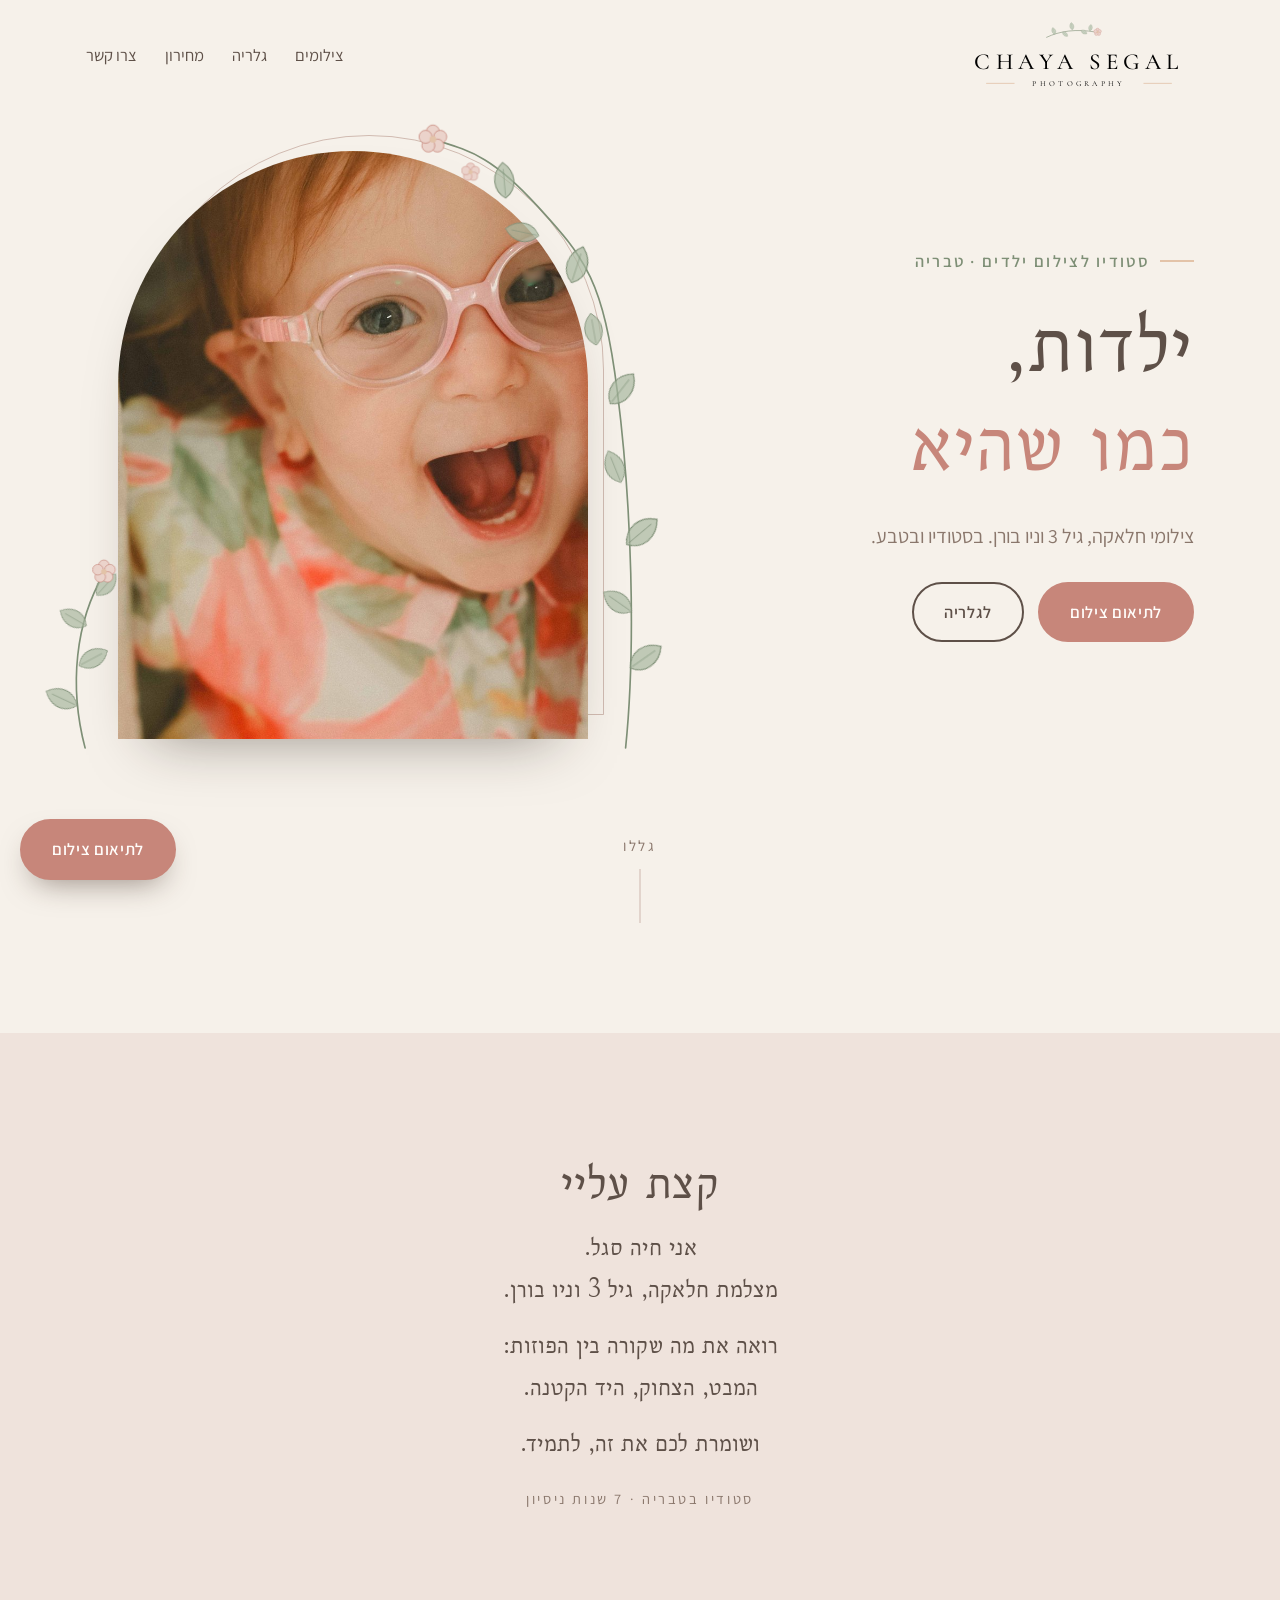
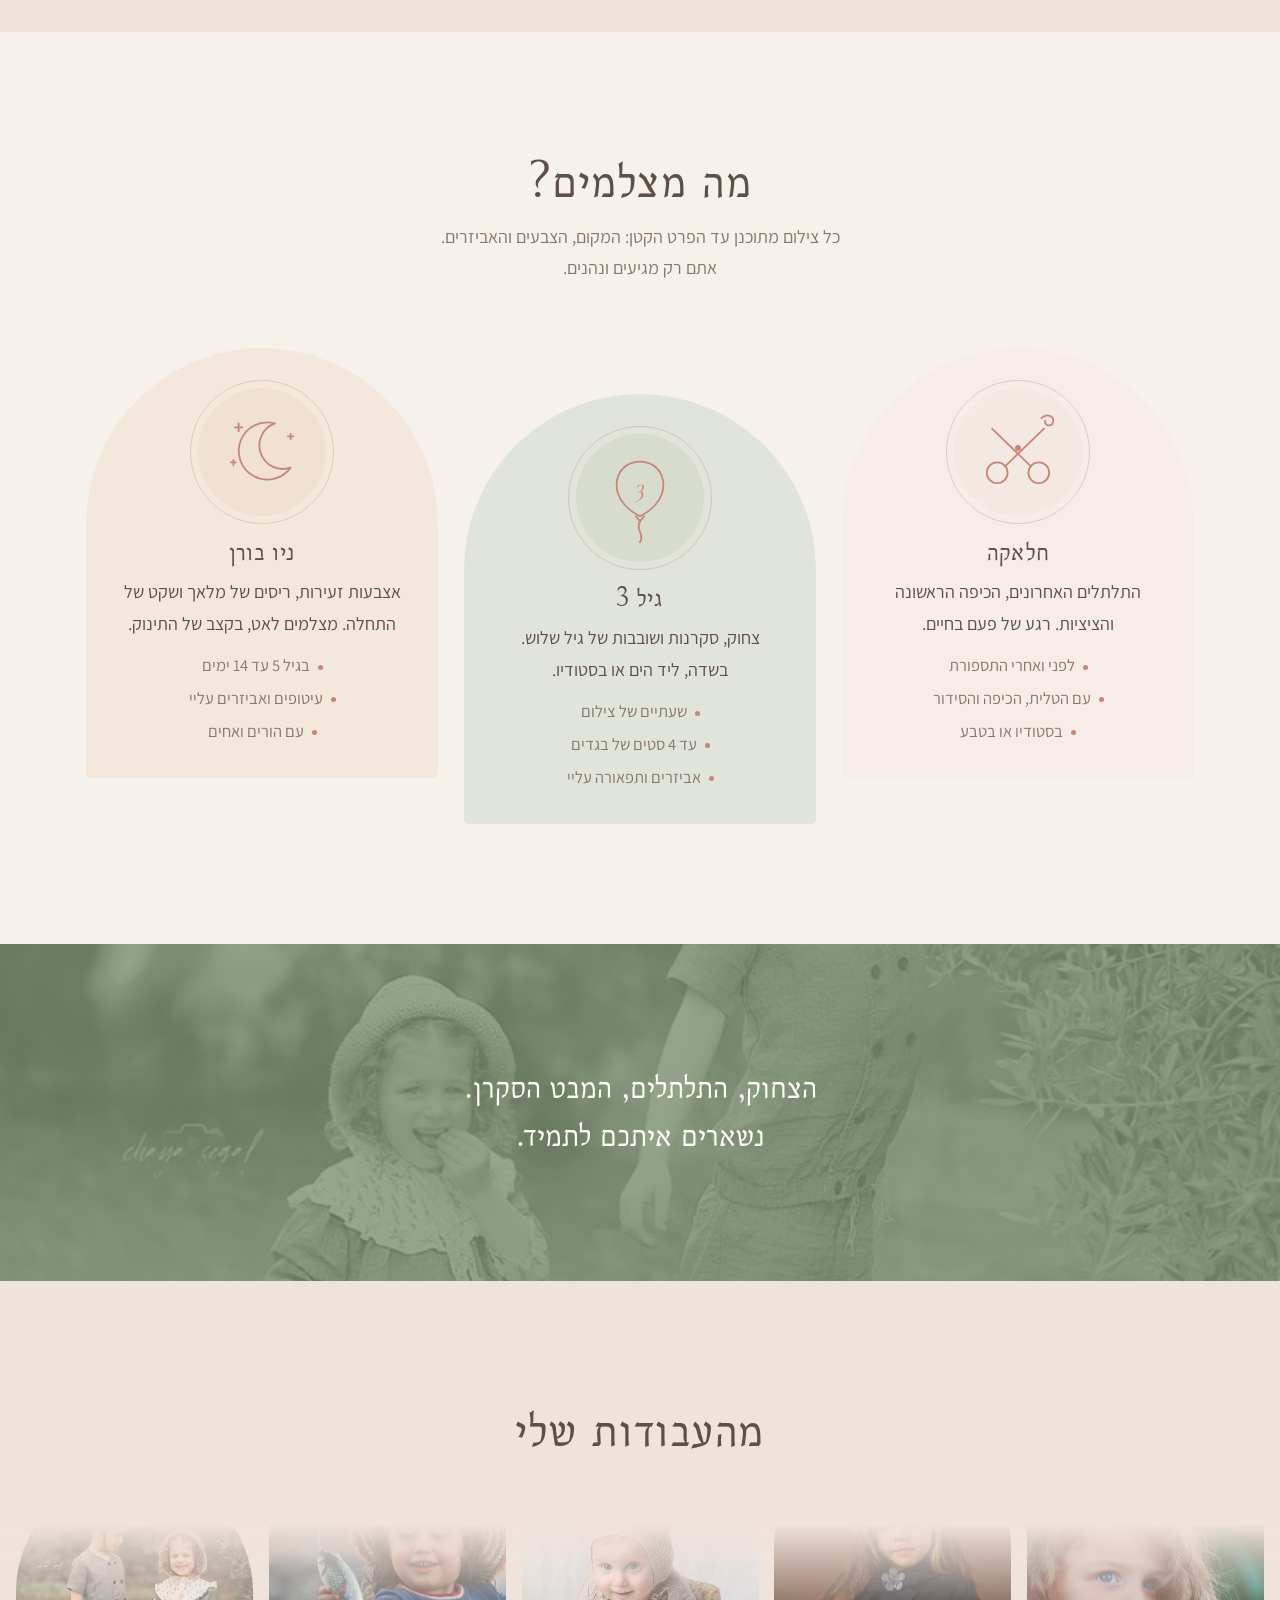
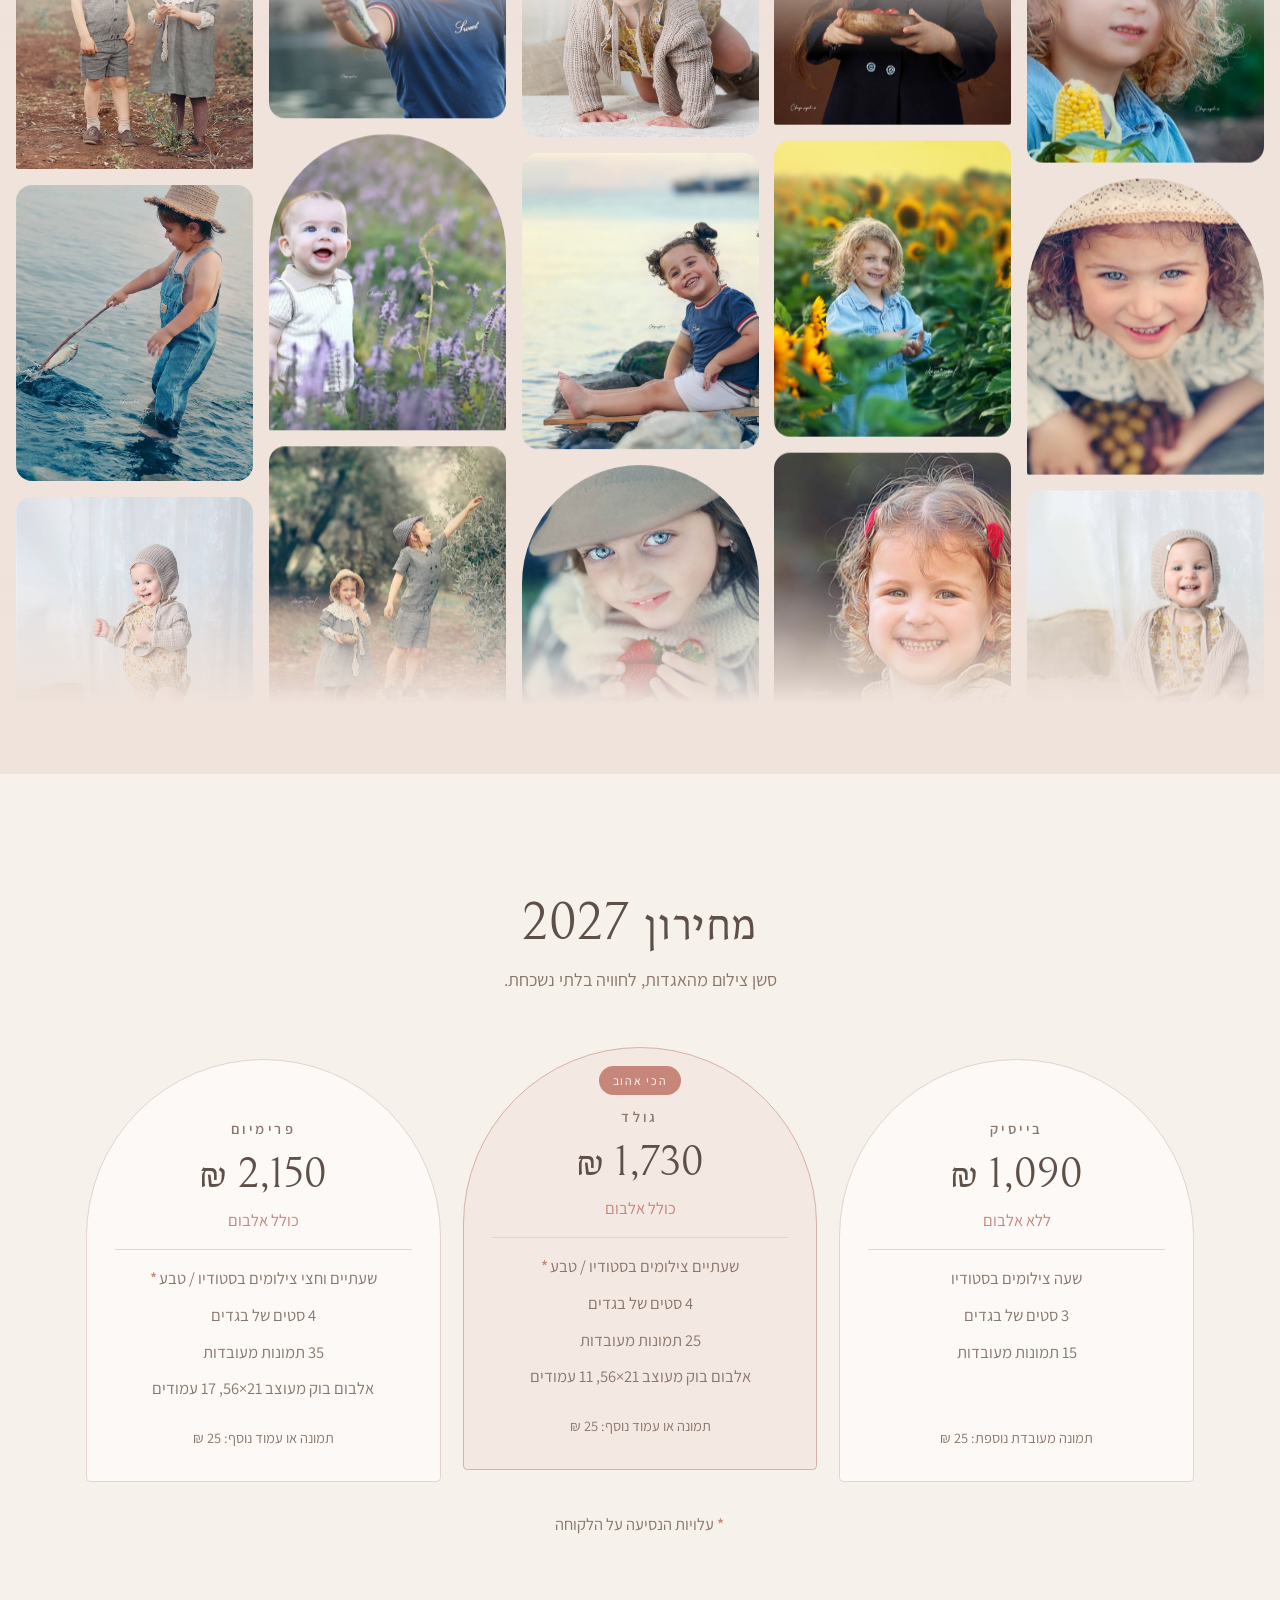
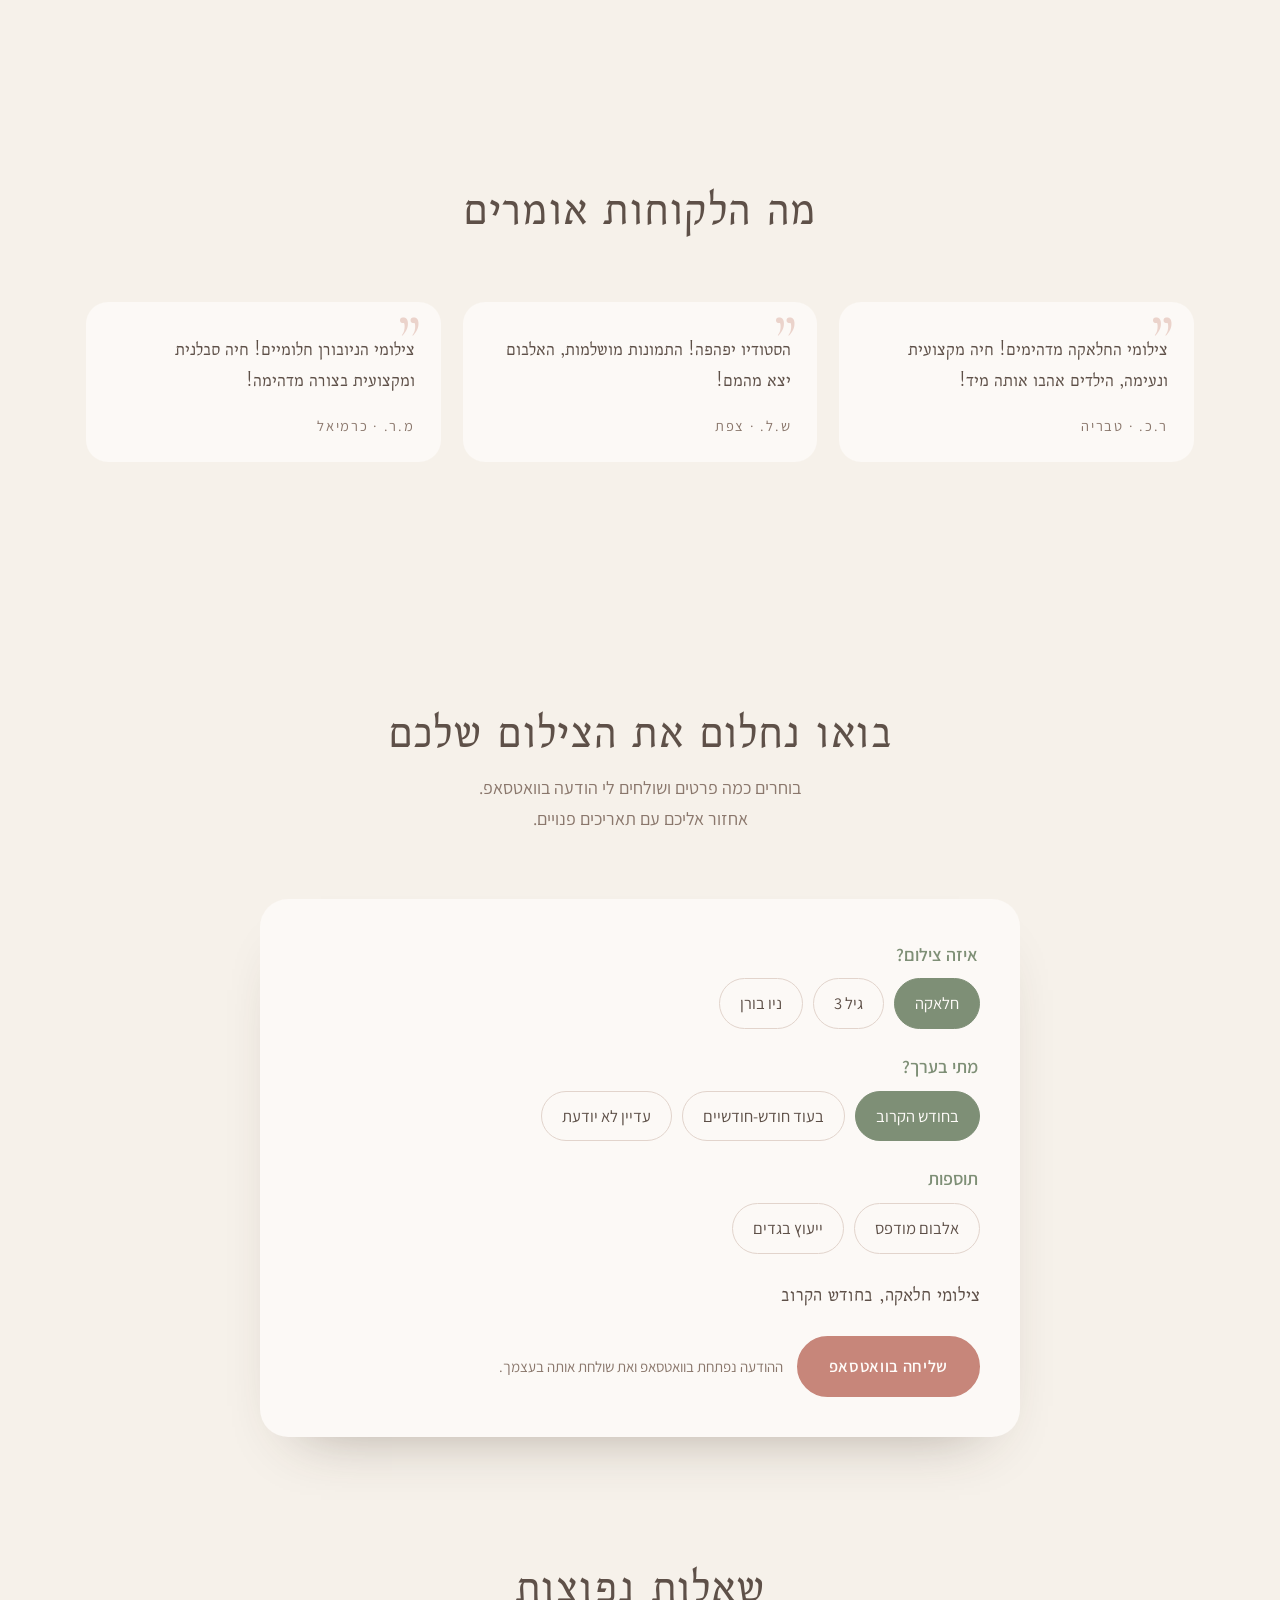
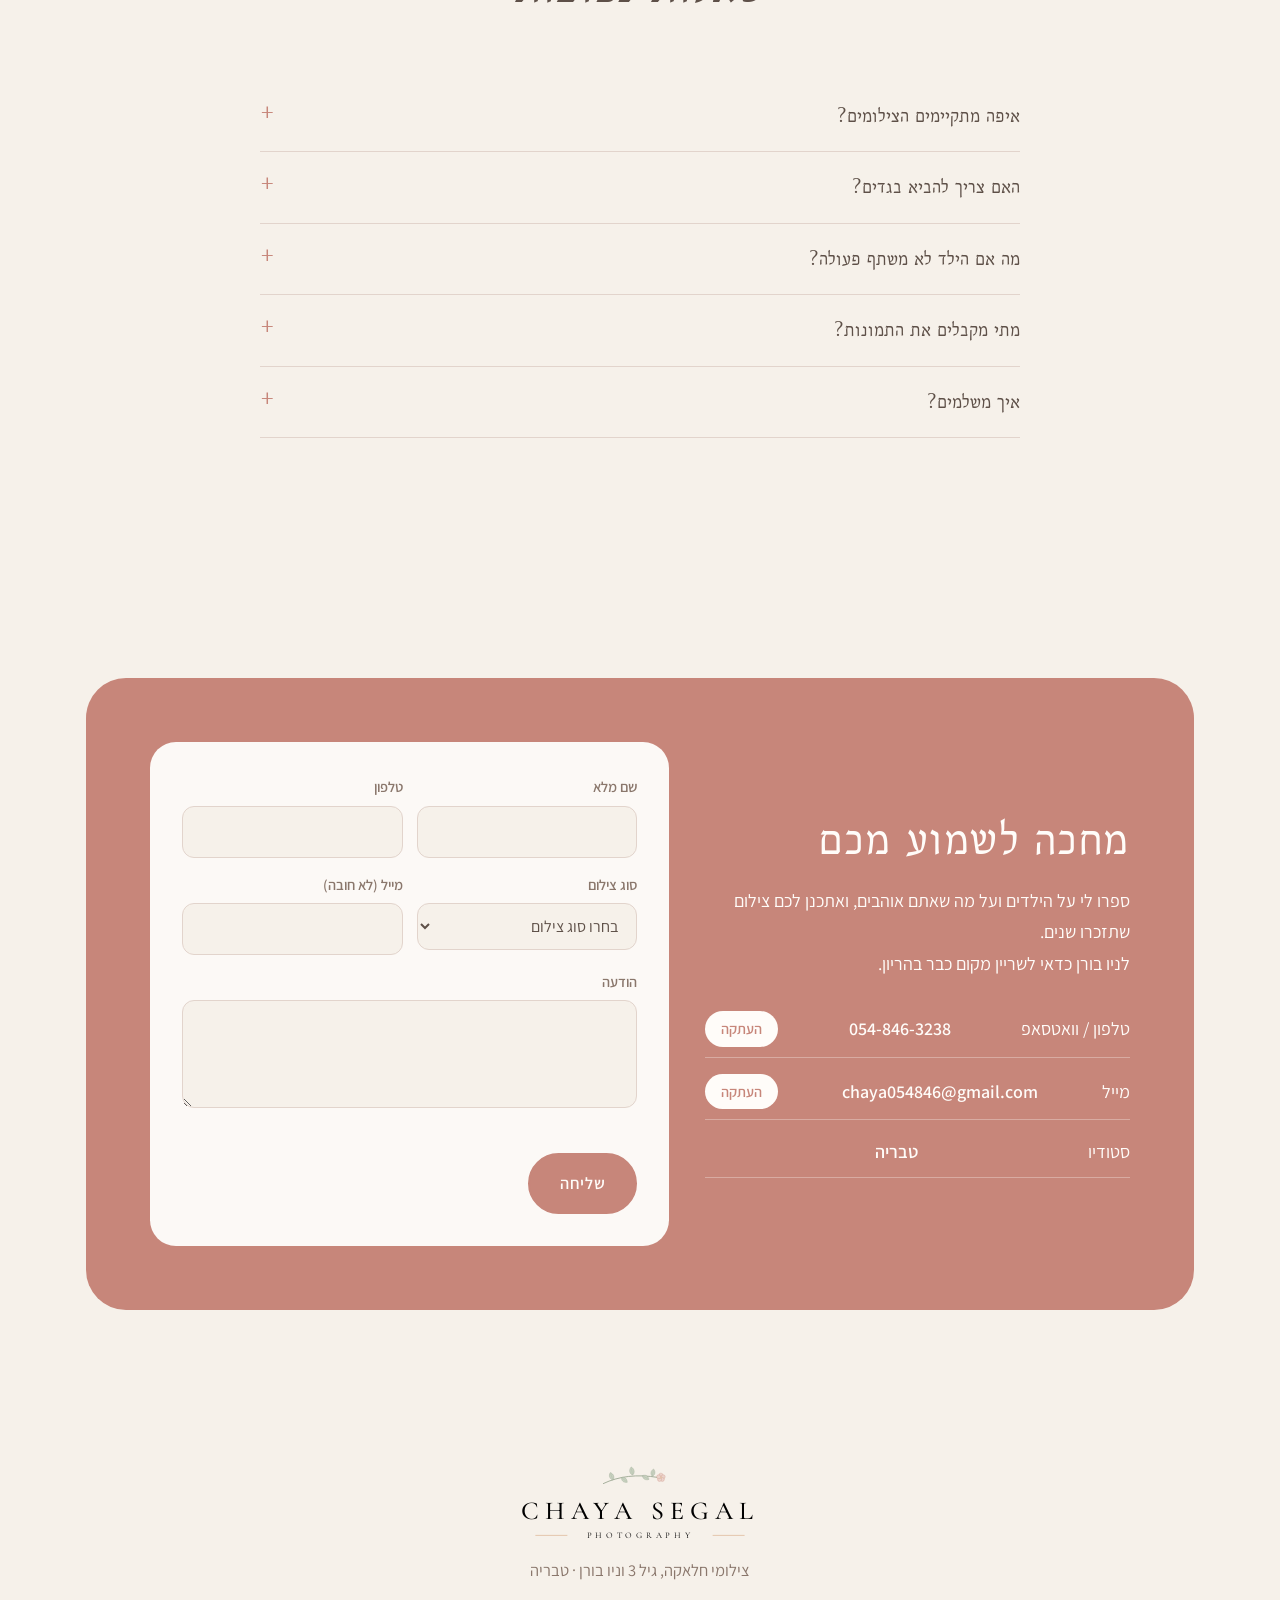
<file: landing.html>
<!doctype html>
<html lang="he" dir="rtl">
<head>
<meta charset="utf-8">
<meta name="viewport" content="width=device-width, initial-scale=1">
<title>חיה סגל צילום | צילומי חלאקה, גיל 3 וניו בורן בטבריה</title>
<meta name="claude:viewport-fit-sides" content="cover">
<meta name="description" content="חיה סגל, צלמת ילדים בטבריה. צילומי חלאקה, גיל 3 וניו בורן בסטודיו ובטבע, עם עריכה ידנית ואלבום מעוצב.">
<meta name="keywords" content="צלמת טבריה, צילומי חלאקה, צילומי גיל 3, ניו בורן, צילומי ילדים, חיה סגל">
<meta property="og:title" content="חיה סגל צילום">
<meta property="og:description" content="צילומי חלאקה, גיל 3 וניו בורן בטבריה. בסטודיו ובטבע.">
<meta property="og:type" content="website">
<meta property="og:image" content="https://raw.githubusercontent.com/y6765809-art/chaya-segal-images/main/logo.png">
<link rel="icon" href="favicon.ico" sizes="32x32">
<link rel="apple-touch-icon" href="apple-touch-icon.png">
<script type="application/ld+json">{"@context":"https://schema.org","@type":"LocalBusiness","name":"חיה סגל צילום","description":"צילומי חלאקה, גיל 3 וניו בורן בטבריה","telephone":"+972-54-846-3238","email":"chaya054846@gmail.com","priceRange":"₪₪","address":{"@type":"PostalAddress","addressLocality":"טבריה","addressCountry":"IL"},"geo":{"@type":"GeoCoordinates","latitude":32.7922,"longitude":35.5312},"areaServed":["טבריה","כנרת","גליל","צפון"],"openingHoursSpecification":[{"@type":"OpeningHoursSpecification","dayOfWeek":["Sunday","Monday","Tuesday","Wednesday","Thursday"],"opens":"09:00","closes":"20:00"}]}</script>
<link rel="preconnect" href="https://fonts.googleapis.com">
<link rel="preconnect" href="https://fonts.gstatic.com" crossorigin>
<link rel="stylesheet" href="https://fonts.googleapis.com/css2?family=Bellefair&family=Assistant:wght@300;400;600&family=Cormorant+Garamond:ital,wght@0,400;0,500;1,400;1,500&display=swap">
<style>
/* Layout: playful-editorial story — overlapping photo collage hero, colour-blocked sections, arches/circles as recurring frames, handwritten notes as the human touch */
:root{
  --linen:#F6F1EA; --stone:#EFE3DC; --sage:#A9B8A0; --moss:#7E8F76; --mustard:#E3C3A8; --rust:#C7867A; --sky:#BAC7BF; --rose:#EBD3CB; --caramel:#B8968A; --charcoal:#5E5048;
  --bg:var(--linen); --bg-alt:var(--stone); --fg:var(--charcoal); --muted:#8A776C; --line:#E2D4CC; --paper:#FCF9F6; --on-color:#FFFCF9;
  --display:"Bellefair","Frank Ruhl Libre","Times New Roman",serif; --body:"Assistant","Segoe UI",Arial,sans-serif; --hand:"Amatic SC","Segoe Print",cursive; --script:"Cormorant Garamond",Garamond,serif;
}
@media (prefers-color-scheme: dark){:root:not([data-theme="light"]){
  --bg:#2B2523; --bg-alt:#352D2A; --fg:#F2E9E4; --muted:#D2B8AD; --line:#4A3F3B; --paper:#3A312E; --on-color:#FFFCF9; color-scheme:dark }}
:root[data-theme="dark"]{ --bg:#2B2523; --bg-alt:#352D2A; --fg:#F2E9E4; --muted:#D2B8AD; --line:#4A3F3B; --paper:#3A312E; --on-color:#FFFCF9; color-scheme:dark }
*{box-sizing:border-box}
body{background:var(--bg);color:var(--fg);font-family:var(--body);font-size:18px;line-height:1.75;font-weight:400;direction:rtl;margin:0;overflow-x:hidden}
.wrap{max-width:1140px;margin:0 auto;padding-left:max(16px,env(safe-area-inset-left,0px));padding-right:max(16px,env(safe-area-inset-right,0px))}
section{padding-block:clamp(64px,10vw,120px)}
h1,h2,h3{font-family:var(--display);font-weight:400;margin:0;text-wrap:balance;letter-spacing:.01em}
h2{font-size:clamp(34px,5vw,54px);line-height:1.1}
h3{font-size:28px;line-height:1.15}
p{margin:0}
a{color:inherit}
:focus-visible{outline:2px solid var(--rust);outline-offset:3px}
.script{font-family:var(--script);font-style:italic;font-weight:400;line-height:1;direction:ltr;unicode-bidi:isolate;letter-spacing:.02em}
.monogram{width:54px;height:54px;color:var(--rust);flex:none}
.l4 .t1{fill:var(--fg)} .l4 .t2{fill:var(--muted)} .l4-head{width:230px;height:71px;display:block} .l4-foot{width:260px;height:80px;display:block;margin:0 auto 12px}
.wordmark{display:inline-flex;flex-direction:column;align-items:stretch;line-height:1;direction:ltr}
.wordmark b{font-family:var(--script);font-weight:500;font-size:22px;letter-spacing:.34em;margin-right:-.34em;color:var(--fg);white-space:nowrap}
.wordmark i{font-family:var(--script);font-style:normal;font-size:11px;color:var(--muted);margin-top:8px;display:flex;justify-content:space-between}
.hand{font-family:var(--body);font-weight:600;font-size:14.5px!important;line-height:1.2;letter-spacing:.14em}
.ph{background-image:var(--img),radial-gradient(120% 90% at 70% 20%,var(--rose),transparent 60%),radial-gradient(100% 80% at 20% 90%,var(--sage),transparent 65%);background-color:var(--bg-alt);background-size:cover;background-position:center}

/* ribbon */
.ribbon{background:var(--moss);color:var(--on-color);overflow:hidden;white-space:nowrap;font-family:var(--hand);font-size:22px;letter-spacing:.08em;padding-block:6px}
.ribbon .track{display:inline-flex;gap:40px;animation:slide 38s linear infinite}
.ribbon span::after{content:"✿";margin-inline-start:40px;color:var(--mustard)}
@keyframes slide{from{transform:translateX(0)}to{transform:translateX(50%)}}

/* nav */
.nav{display:flex;justify-content:space-between;align-items:center;padding-block:20px;gap:16px;flex-wrap:wrap}
.logo{display:flex;align-items:center;gap:14px;text-decoration:none;direction:ltr}
.nav ul{display:flex;gap:28px;list-style:none;margin:0;padding:0;font-size:16.5px}
.nav a{text-decoration:none;position:relative}
.nav a::after{content:"";position:absolute;right:0;bottom:-3px;height:2px;width:0;background:var(--mustard);transition:width .3s}
.nav a:hover::after{width:100%}
@media (max-width:720px){.nav ul{display:none}}

/* hero */
.hero{display:grid;grid-template-columns:1fr 1.05fr;gap:clamp(32px,5vw,70px);align-items:center;padding-block:clamp(20px,4vw,40px) clamp(70px,9vw,110px)}
.hero-text{display:flex;flex-direction:column;gap:22px;min-width:0;position:relative}
.kicker{display:inline-flex;align-items:center;gap:10px;font-size:16.5px;letter-spacing:.14em;color:var(--moss);font-weight:600}
.kicker::before{content:"";width:34px;height:2px;background:var(--mustard)}
.hero h1{font-size:clamp(46px,7.2vw,92px);line-height:1}
.hero h1 .u{position:relative;white-space:nowrap;color:var(--rust)}
.hero h1 .u svg{display:none}
.lead{font-size:20px;color:var(--muted);max-width:28em}
.cta-row{display:flex;gap:14px;flex-wrap:wrap;margin-top:6px}
.btn{font:inherit;font-weight:600;font-size:16.5px;letter-spacing:.04em;padding:14px 30px;border-radius:999px;border:2px solid var(--rust);background:var(--rust);color:var(--on-color);text-decoration:none;transition:transform .25s ease,box-shadow .25s ease;display:inline-block}
.btn:hover{transform:translateY(-3px);box-shadow:0 10px 24px -12px var(--rust)}
.btn.ghost{background:transparent;color:var(--fg);border-color:var(--fg)}
.note{position:absolute;left:0;bottom:-70px;display:flex;align-items:center;gap:6px;color:var(--moss);transform:rotate(-4deg)}
.note svg{width:60px;height:40px}
@media (max-width:900px){.note{display:none}}

.collage{position:relative;aspect-ratio:1/1.08;max-width:560px;width:100%;justify-self:center}
.blob{position:absolute;border-radius:50%}
.blob.b1{width:52%;aspect-ratio:1;background:color-mix(in srgb,var(--mustard) 55%,var(--bg));top:0;left:2%}
.blob.b2{width:30%;aspect-ratio:1;background:var(--sky);bottom:2%;right:-3%;opacity:.85}
.collage{aspect-ratio:4/5!important;max-width:470px!important}
.c-main{position:absolute;inset:0 0 0 0;border-radius:999px 999px 0 0;box-shadow:0 30px 60px -34px rgba(40,30,20,.5)}
.arch-line{position:absolute;inset:-16px -16px 24px 16px;border:1.5px solid var(--caramel);border-radius:999px 999px 0 0;opacity:.6}
.c-circle{position:absolute;bottom:4%;left:6%;width:42%;aspect-ratio:1;border-radius:50%;border:8px solid var(--paper);box-shadow:0 20px 40px -20px rgba(40,30,20,.5)}
.c-polaroid{position:absolute;top:10%;left:2%;width:30%;background:var(--paper);padding:8px 8px 34px;transform:rotate(-8deg);box-shadow:0 14px 30px -16px rgba(40,30,20,.5)}
.c-polaroid .ph{aspect-ratio:1}
.c-polaroid span{position:absolute;bottom:4px;inset-inline:0;text-align:center;font-family:var(--hand);font-size:20px;color:var(--muted)}
.badge{position:absolute;bottom:-2%;right:0;width:27%;aspect-ratio:1;color:var(--moss)}
.badge svg{width:100%;height:100%;animation:spin 24s linear infinite}
.badge::after{content:"✿";position:absolute;inset:0;display:grid;place-items:center;font-size:28px;color:var(--rust)}
@keyframes spin{to{transform:rotate(360deg)}}
.sprig{position:absolute;width:16%;top:-2%;right:0;color:var(--moss);opacity:.75;transform:rotate(14deg)}
@media (max-width:860px){.hero{grid-template-columns:1fr}.collage{max-width:440px}}

/* words strip */
.words{border-block:1px solid var(--line);padding-block:22px;overflow:hidden;white-space:nowrap}
.words .track{display:inline-flex;gap:46px;align-items:center;animation:slide 50s linear infinite;font-family:var(--display);font-size:clamp(26px,3.4vw,40px)}
.words i{font-style:normal;color:var(--rust)} .words b{font-weight:400;color:var(--moss)} .words em{font-style:normal;color:var(--mustard)}
.words .dot{width:12px;height:12px;border-radius:50%;background:var(--sky);display:inline-block}

/* section heads */
.head{display:flex;flex-direction:column;align-items:center;text-align:center;gap:10px;margin-bottom:clamp(40px,6vw,64px)}
.head .script{font-size:clamp(32px,4vw,42px);color:var(--rust)}
.head p{color:var(--muted);max-width:34em}

/* services */
.services{display:grid;grid-template-columns:repeat(3,1fr);gap:26px;align-items:start}
.svc{--c:var(--rose);background:color-mix(in srgb,var(--c) 32%,var(--paper));border-radius:999px 999px 26px 26px;padding:16px 16px 30px;display:flex;flex-direction:column;gap:14px;min-width:0;transition:transform .35s ease}
.svc:hover{transform:translateY(-4px)}
.svc:nth-child(2){--c:var(--sage);margin-top:46px}.svc:nth-child(3){--c:var(--mustard)}
.svc .ph{aspect-ratio:4/5;border-radius:999px 999px 16px 16px}
.svc .body{padding-inline:12px;display:flex;flex-direction:column;gap:8px;text-align:center}
.svc .hand{color:var(--moss);font-size:24px}
.svc ul{list-style:none;padding:0;margin:4px 0 0;display:flex;flex-direction:column;gap:4px;font-size:16.5px;color:var(--muted)}
.svc li::before{content:"";display:inline-block;width:5px;height:5px;border-radius:50%;background:var(--rust);margin-inline-end:8px;vertical-align:middle}
@media (max-width:880px){.services{grid-template-columns:1fr;max-width:440px;margin-inline:auto}.svc:nth-child(2){margin-top:0}}

/* quote band */
.band{position:relative;background:var(--moss);color:var(--on-color);overflow:hidden;text-align:center}
.band::before{content:"";position:absolute;inset:0;background:var(--img) center/cover;opacity:.22;mix-blend-mode:luminosity}
.band .wrap{position:relative;display:flex;flex-direction:column;align-items:center;gap:16px}
.band .script{font-size:clamp(40px,6vw,64px);color:var(--mustard)}
.band p{font-family:var(--display);font-size:clamp(24px,3.2vw,36px);line-height:1.35;max-width:22em}

/* process */
.steps{display:grid;grid-template-columns:repeat(4,1fr);gap:22px;position:relative}
.steps::before{content:"";position:absolute;top:31px;right:6%;left:6%;border-top:2px dashed var(--line)}
.step{position:relative;display:flex;flex-direction:column;align-items:center;text-align:center;gap:12px;min-width:0}
.step .n{width:62px;height:62px;border-radius:50%;display:grid;place-items:center;font-family:var(--display);font-size:28px;color:var(--on-color);background:var(--rust);box-shadow:0 0 0 8px var(--bg)}
.step:nth-child(2) .n{background:var(--moss)}.step:nth-child(3) .n{background:var(--mustard)}.step:nth-child(4) .n{background:var(--sky)}
.step p{font-size:16.5px;color:var(--muted)}
@media (max-width:860px){.steps{grid-template-columns:1fr 1fr;row-gap:40px}.steps::before{display:none}}
@media (max-width:460px){.steps{grid-template-columns:1fr}}

/* gallery */
.gallery-sec{background:var(--bg-alt)}
.gallery-sec{padding-bottom:clamp(40px,6vw,70px)}
.wall{position:relative;height:clamp(560px,64vw,780px);overflow:hidden}
.wall::before,.wall::after{content:"";position:absolute;inset-inline:0;height:130px;z-index:2;pointer-events:none}
.wall::before{top:0;background:linear-gradient(var(--bg-alt),transparent)}
.wall::after{bottom:0;background:linear-gradient(transparent,var(--bg-alt))}
.gallery{display:flex;gap:16px;padding-inline:16px;max-width:1500px;margin:0 auto}
.gallery .col{flex:1;min-width:0;display:flex;flex-direction:column;gap:16px;will-change:transform}
.gallery .col:nth-child(even){margin-top:-140px}
.gallery .col .ph{aspect-ratio:4/5;border-radius:16px;transition:transform .6s cubic-bezier(.2,.7,.2,1),filter .4s ease}
.gallery .col .ph.arch{border-radius:999px 999px 16px 16px}
.gallery .col .ph:hover{transform:scale(1.025);filter:saturate(1.08)}
@media (max-width:760px){.gallery .col:nth-child(n+4){display:none}.gallery{gap:10px;padding-inline:10px}.gallery .col{gap:10px}.wall{height:520px}}

/* contact */
.contact .card{background:var(--rust);color:var(--on-color);border-radius:40px;padding:clamp(34px,6vw,64px);display:grid;grid-template-columns:.9fr 1.1fr;gap:36px;align-items:center;position:relative;overflow:hidden}

.contact .txt{position:relative;display:flex;flex-direction:column;gap:16px;min-width:0}
.contact h2{color:var(--on-color)}
.contact .script{font-size:46px;color:var(--mustard)}
.lines{display:flex;flex-direction:column;gap:6px;margin-top:6px}
.cline{display:flex;justify-content:space-between;align-items:center;gap:12px;border-bottom:1px solid rgba(255,255,255,.3);padding-block:10px;flex-wrap:wrap}
.cline strong{font-weight:600;font-variant-numeric:tabular-nums;user-select:all}
.copy{font:inherit;font-size:14.5px;background:var(--on-color);color:var(--rust);border:0;border-radius:999px;padding:5px 16px;cursor:pointer;font-weight:600}
.contact .ph{position:relative;aspect-ratio:3/4;border-radius:999px 999px 20px 20px;border:8px solid rgba(255,255,255,.25)}
@media (max-width:780px){.contact .card{grid-template-columns:1fr}.contact .ph{max-width:280px;margin-inline:auto;width:100%}}
footer{padding-block:34px;text-align:center;color:var(--muted);font-size:16.5px}
footer .script{font-size:16.5px;font-style:normal;letter-spacing:.42em;color:var(--fg);display:block;margin-bottom:8px}
footer .monogram{width:44px;height:44px;margin:0 auto 10px;display:block}
/* about */
.about-sec{background:var(--bg-alt)}
.about-grid{display:flex;justify-content:center;text-align:center}
.about-txt{align-items:center;margin-inline:auto}
.about-lines{font-family:var(--display);font-size:clamp(22px,2.6vw,28px);line-height:1.5;color:var(--fg)!important}
.about-img{aspect-ratio:3/4;border-radius:999px 999px 20px 20px;max-width:380px;width:100%;justify-self:center;box-shadow:0 26px 50px -34px rgba(60,45,30,.5)}
.about-txt{display:flex;flex-direction:column;gap:14px;min-width:0;max-width:34em}
.about-txt .script{font-size:clamp(32px,4vw,42px);color:var(--rust)}
.about-txt p{color:var(--muted)}
.about-txt .sig{font-family:var(--display);font-size:30px;color:var(--rust);margin-top:4px}
@media (max-width:780px){.about-grid{grid-template-columns:1fr}}
.about-meta{font-size:14.5px;letter-spacing:.18em;color:var(--muted);margin-top:8px}
/* contact form */
.cform-wrap{position:relative;background:var(--paper);color:var(--fg);border-radius:26px;padding:clamp(22px,3vw,32px);min-width:0}
.cform{display:grid;grid-template-columns:1fr 1fr;gap:14px}
.cform .f{display:flex;flex-direction:column;gap:6px;min-width:0}
.cform .full,.cf-note,.cf-send{grid-column:1/-1}
.cform label{font-size:14.5px;color:var(--muted);font-weight:600}
.cform input,.cform select,.cform textarea{font:inherit;font-size:16px;color:var(--fg);background:var(--bg);border:1px solid var(--line);border-radius:12px;padding:11px 14px;width:100%;resize:vertical}
.cform input:focus,.cform select:focus,.cform textarea:focus{outline:none;border-color:var(--rust);box-shadow:0 0 0 3px color-mix(in srgb,var(--rust) 18%,transparent)}
.cf-note{font-size:16.5px;color:var(--rust);min-height:1em;margin:0}
.cf-send{justify-self:start}
.cf-done{text-align:center;padding:40px 10px;display:flex;flex-direction:column;gap:8px}
.cf-done h3{font-size:28px}
.cf-done p{color:var(--muted)}
.cf-done[hidden],.cform[hidden]{display:none!important}
@media (max-width:520px){.cform{grid-template-columns:1fr}}
/* lightbox */
.gallery .ph{cursor:zoom-in}
.lb{position:fixed;inset:0;z-index:60;background:rgba(30,24,22,.92);display:grid;place-items:center;padding:max(20px,env(safe-area-inset-top,0px)) 16px}
.lb img{max-width:min(92vw,1100px);max-height:86vh;border-radius:14px;box-shadow:0 30px 80px -30px #000}
.lb button{position:absolute;background:none;border:0;color:#FBF8F2;font-size:34px;line-height:1;padding:14px;cursor:pointer}
.lb .x{top:calc(10px + env(safe-area-inset-top,0px));left:12px}
.lb .nx{left:8px;top:50%;transform:translateY(-50%)}
.lb .pv{right:8px;top:50%;transform:translateY(-50%)}
/* prices */
.pkgs{display:grid;grid-template-columns:repeat(3,1fr);gap:22px;align-items:stretch}
.pkg{position:relative;background:var(--paper);border:1px solid var(--line);border-radius:999px 999px 24px 24px;padding:56px 28px 30px;display:flex;flex-direction:column;align-items:center;text-align:center;gap:8px;min-width:0}
.pkg.featured{background:color-mix(in srgb,var(--rose) 45%,var(--paper));border-color:color-mix(in srgb,var(--rust) 45%,var(--line));transform:translateY(-12px)}
.pkg-badge{position:absolute;top:18px;font-size:12px;letter-spacing:.14em;color:var(--on-color);background:var(--rust);padding:4px 14px;border-radius:999px}
.pkg-name{font-size:14.5px;letter-spacing:.24em;color:var(--muted);font-weight:600}
.pkg-price{font-family:var(--display);font-size:44px;line-height:1.1;color:var(--fg);font-variant-numeric:tabular-nums}
.pkg-sub{font-size:16.5px;color:var(--rust)}
.pkg ul{list-style:none;padding:14px 0 0;margin:6px 0 0;border-top:1px solid var(--line);width:100%;display:flex;flex-direction:column;gap:8px;font-size:16.5px;color:var(--muted)}
.pkg-extra{margin-top:auto;padding-top:14px;font-size:14.5px;color:var(--muted)}
@media (max-width:860px){.pkgs{grid-template-columns:1fr;max-width:420px;margin-inline:auto}.pkg.featured{transform:none}}
/* reviews */
.reviews{display:grid;grid-template-columns:repeat(3,1fr);gap:22px}
.reviews figure{margin:0;background:var(--paper);border-radius:22px;padding:32px 26px 24px;display:flex;flex-direction:column;gap:16px;position:relative;min-width:0}
.reviews figure::before{content:"\201D";position:absolute;top:2px;right:20px;font-family:var(--script);font-size:72px;line-height:1;color:var(--rose)}
.reviews blockquote{margin:0;font-family:var(--display);font-size:21px;line-height:1.5;color:var(--fg)}
.reviews figcaption{font-size:14.5px;letter-spacing:.12em;color:var(--muted)}
@media (max-width:820px){.reviews{grid-template-columns:1fr;max-width:460px;margin-inline:auto}}
/* service icons */
.svc{padding:40px 22px 32px!important}
.ico{width:128px;height:128px;margin:0 auto 6px;border-radius:50%;display:grid;place-items:center;color:var(--rust);background:color-mix(in srgb,var(--c) 45%,var(--paper));position:relative}
.ico::after{content:"";position:absolute;inset:-8px;border-radius:50%;border:1px solid color-mix(in srgb,var(--rust) 35%,transparent)}
.ico svg{width:104px;height:104px;overflow:visible;stroke-width:1.4}
.blade-a,.blade-b{transform-origin:40px 37px;transform-box:view-box;animation:snipA 2.6s ease-in-out infinite}
.blade-b{animation-name:snipB}
@keyframes snipA{0%,60%,100%{transform:rotate(0)}70%,85%{transform:rotate(-9deg)}}
@keyframes snipB{0%,60%,100%{transform:rotate(0)}70%,85%{transform:rotate(9deg)}}
.curl{animation:fall 2.6s ease-in infinite;transform-box:fill-box}
@keyframes fall{0%,70%{opacity:0;transform:translate(0,0)}78%{opacity:1}100%{opacity:0;transform:translate(6px,26px) rotate(40deg)}}
.float{animation:bob 3.4s ease-in-out infinite;transform-box:view-box}
.string{animation:sway 3.4s ease-in-out infinite;transform-origin:40px 58px;transform-box:view-box}
@keyframes bob{50%{transform:translateY(-5px) rotate(-3deg)}}
@keyframes sway{50%{transform:rotate(6deg)}}
.rock{animation:rock 5s ease-in-out infinite;transform-origin:44px 40px;transform-box:view-box}
@keyframes rock{50%{transform:rotate(-8deg)}}
.tw{animation:tw 2.4s ease-in-out infinite}.t2{animation-delay:.8s}.t3{animation-delay:1.6s}
@keyframes tw{0%,100%{opacity:.25}50%{opacity:1}}
.svc:hover .ico{transform:scale(1.04);transition:transform .4s}
/* interactive layer */
.cursor-dot{position:fixed;top:0;left:0;width:34px;height:34px;border-radius:50%;border:1.5px solid var(--rust);pointer-events:none;z-index:50;transform:translate(-100px,-100px);transition:width .25s,height .25s,background .25s,border-color .25s;mix-blend-mode:multiply}
.cursor-dot.big{width:84px;height:84px;background:color-mix(in srgb,var(--mustard) 35%,transparent);border-color:transparent}
.cursor-dot span{position:absolute;inset:0;display:grid;place-items:center;font-size:12px;font-weight:600;color:var(--charcoal);opacity:0;transition:opacity .2s}
.cursor-dot.big span{opacity:1}
@media (hover:none){.cursor-dot{display:none}}
.collage>*{transition:transform .6s cubic-bezier(.2,.7,.2,1)}
.svc{transform-style:preserve-3d;will-change:transform}
.gallery .ph{position:relative;overflow:hidden}

.gallery .ph:hover::after{transform:none}
.btn.magnet{transition:transform .2s ease,box-shadow .25s ease}
.reveal{transition:opacity 1.2s ease}
.reveal.in{transform:none}

/* why */
.why{display:grid;grid-template-columns:repeat(3,1fr);gap:22px}
.why div{background:var(--paper);border-radius:22px;padding:28px 24px;display:flex;flex-direction:column;gap:8px;border-top:4px solid var(--c,var(--sage))}
.why div:nth-child(2){--c:var(--mustard)}.why div:nth-child(3){--c:var(--rust)}
.why p{color:var(--muted);font-size:16.5px}
@media (max-width:820px){.why{grid-template-columns:1fr;max-width:460px;margin-inline:auto}}

/* booking */
.book{background:var(--paper);border-radius:28px;padding:clamp(24px,4vw,40px);display:flex;flex-direction:column;gap:22px;max-width:760px;margin:0 auto;box-shadow:0 30px 60px -40px rgba(60,45,30,.45)}
.book fieldset{border:0;padding:0;margin:0;display:flex;flex-direction:column;gap:10px}
.book legend{font-weight:600;margin-bottom:8px;color:var(--moss)}
.chips{display:flex;flex-wrap:wrap;gap:10px}
.chip{position:relative}
.chip input{position:absolute;opacity:0;inset:0}
.chip label{display:inline-block;padding:10px 20px;border-radius:999px;border:1.5px solid var(--line);cursor:pointer;font-size:16.5px;transition:all .2s}
.chip input:checked+label{background:var(--moss);border-color:var(--moss);color:var(--on-color)}
.chip input:focus-visible+label{outline:2px solid var(--rust);outline-offset:2px}
.book .summary{font-family:var(--display);font-size:22px;color:var(--fg);min-height:1.4em}
.book .row{display:flex;gap:14px;align-items:center;flex-wrap:wrap}
.book small{color:var(--muted)}

/* faq */
.faq{max-width:760px;margin:0 auto;display:flex;flex-direction:column}
.faq details{border-bottom:1px solid var(--line);padding-block:16px}
.faq summary{cursor:pointer;font-family:var(--display);font-size:22px;list-style:none;display:flex;justify-content:space-between;gap:12px}
.faq summary::after{content:"+";color:var(--rust);font-size:26px;line-height:1;transition:transform .3s}
.faq details[open] summary::after{transform:rotate(45deg)}
.faq p{color:var(--muted);padding-top:10px;max-width:40em}

/* floating cta */
.float-cta{position:fixed;bottom:calc(20px + env(safe-area-inset-bottom,0px));left:calc(20px + env(safe-area-inset-left,0px));z-index:40;box-shadow:0 14px 30px -12px rgba(60,40,30,.5)}
/* entrance: soft staggered opening + scroll cue */
.hero .ln{display:block;overflow:hidden;padding-bottom:.08em}
@keyframes lineUp{from{transform:translateY(105%)}to{transform:none}}
@keyframes fadeUp{from{opacity:0;transform:translateY(16px)}to{opacity:1;transform:none}}
@keyframes fadeIn{from{opacity:0}to{opacity:1}}
@keyframes grow{from{transform:scaleX(0)}to{transform:none}}
@keyframes archIn{from{clip-path:inset(100% 0 0 0 round 999px 999px 0 0);transform:scale(1.04)}to{clip-path:inset(0 0 0 0 round 999px 999px 0 0);transform:none}}
.vine{position:absolute;inset:0;width:100%;height:100%;overflow:visible;pointer-events:none;z-index:2}
.vine .stem{fill:none;stroke:var(--moss);stroke-width:1.4;stroke-linecap:round;stroke-dasharray:1;stroke-dashoffset:1;animation:draw 2.6s cubic-bezier(.45,0,.25,1) .3s forwards}
.vine .s2{animation-duration:1.4s;animation-delay:1s}
.vine .lf{transform-box:fill-box;transform-origin:0% 50%;transform:scale(0);animation:leaf .9s cubic-bezier(.3,1.35,.5,1) var(--d) forwards}
.vine .lf path{fill:color-mix(in srgb,var(--sage) 70%,transparent);stroke:var(--moss);stroke-width:.9}
.vine .lf .rib{fill:none;stroke-width:.7;opacity:.7}
.vine .fl{transform-box:fill-box;transform-origin:50% 50%;transform:scale(0) rotate(-40deg);animation:bloom 1.1s cubic-bezier(.3,1.4,.5,1) var(--d) forwards}
.vine .fl circle{fill:var(--rose);stroke:var(--rust);stroke-width:.6}
.vine .fl .c{fill:var(--mustard);stroke:none}
@keyframes draw{to{stroke-dashoffset:0}}
@keyframes leaf{to{transform:scale(1)}}
@keyframes bloom{to{transform:scale(1) rotate(0)}}
@media (max-width:520px){.vine{inset:0 4% 0 4%;width:92%}}.collage .c-polaroid{top:7%;left:-14%;width:31%;aspect-ratio:4/5;padding:0;border:7px solid var(--paper);border-bottom-width:26px;z-index:3;transform:rotate(var(--r))}
.collage .c-polaroid.ph{background:var(--img) center/cover no-repeat,var(--bg-alt)}
.collage .c-polaroid.p2{top:auto;left:auto;right:-17%;bottom:4%;width:24%}
.collage .c-circle{left:-9%;bottom:-5%;width:33%;z-index:3;border-width:7px}
.pop{opacity:0;animation:drop 1.2s cubic-bezier(.2,.8,.2,1) var(--d) forwards}
@keyframes drop{from{opacity:0;transform:translateY(-22px) rotate(calc(var(--r) - 6deg))}to{opacity:1;transform:rotate(var(--r))}}
@media (max-width:600px){.collage .c-polaroid{left:-2%;top:4%;width:27%}.collage .c-polaroid.p2{display:none}.collage .c-circle{left:-2%;width:28%}}.ast{color:var(--rust);font-weight:600;margin-inline-start:2px}.pkg-note{text-align:center;margin-top:28px;color:var(--muted);font-size:16.5px}
.scroll-cue{grid-column:1/-1;justify-self:center;display:flex;flex-direction:column;align-items:center;gap:10px;margin-top:clamp(10px,3vw,30px);text-decoration:none;color:var(--muted);font-size:15px;letter-spacing:.18em;animation:fadeIn 1s ease 1.5s both;transition:opacity .5s}
.scroll-cue i{position:relative;width:1.5px;height:54px;background:var(--line);overflow:hidden;display:block}
.scroll-cue i::after{content:"";position:absolute;inset-inline:0;top:0;height:40%;background:var(--rust);animation:drip 2.2s cubic-bezier(.6,0,.3,1) 2s infinite both}
@keyframes drip{0%{transform:translateY(-100%)}100%{transform:translateY(260%)}}
.scroll-cue.gone{opacity:0;pointer-events:none}
html.js .reveal,html.js .head,html.js .svc{opacity:0;transform:none;transition:opacity 1.2s ease}
html.js .reveal.in,html.js .head.in,html.js .svc.in{opacity:1;transform:none}
html.js .svc:nth-child(2){transition-delay:.12s} html.js .svc:nth-child(3){transition-delay:.24s}
html.js .svc.in:hover{transform:translateY(-4px);transition:transform .35s ease}
@media (prefers-reduced-motion:reduce){*{animation:none!important;transition:none!important}html.js .reveal,html.js .head,html.js .svc{opacity:1;transform:none}.scroll-cue i::after{display:none}.vine .stem{stroke-dashoffset:0}.vine .lf,.vine .fl{transform:none}.pop{opacity:1;transform:rotate(var(--r))}}
</style>
<script>document.documentElement.classList.add('js')</script>

</head>
<body>
<svg width="0" height="0" style="position:absolute" aria-hidden="true">
  <defs><g id="l4lf"><path d="M0 0 C7 -11 22 -12 32 0 C22 12 7 11 0 0Z" fill="#C9D2C1" stroke="#7E8F76" stroke-width="1"/><path d="M2 0 H26" stroke="#7E8F76" stroke-width=".8" opacity=".7"/></g><g id="l4fl"><g fill="#EBD3CB" stroke="#C7867A" stroke-width=".7"><circle cx="0" cy="-6" r="5"/><circle cx="5.7" cy="-1.9" r="5"/><circle cx="3.5" cy="4.9" r="5"/><circle cx="-3.5" cy="4.9" r="5"/><circle cx="-5.7" cy="-1.9" r="5"/></g><circle r="2.6" fill="#E3C3A8"/></g><g id="logo4"><path d="M150 52 C175 40 205 36 240 42" fill="none" stroke="#7E8F76" stroke-width="1.1"/><use href="#l4lf" transform="translate(166 46) rotate(-110) scale(.4)"/><use href="#l4lf" transform="translate(180 42) rotate(40) scale(.38)"/><use href="#l4lf" transform="translate(198 38) rotate(-100) scale(.42)"/><use href="#l4lf" transform="translate(214 39) rotate(30) scale(.38)"/><use href="#l4lf" transform="translate(230 40) rotate(-80) scale(.38)"/><use href="#l4fl" transform="translate(244 42) scale(.65)"/><text class="t1" x="210" y="110" text-anchor="middle" font-family="Cormorant Garamond, Garamond, serif" font-weight="500" font-size="42" letter-spacing="10">CHAYA SEGAL</text><line x1="40" y1="136" x2="92" y2="136" stroke="#E3C3A8" stroke-width="1.5"/><line x1="328" y1="136" x2="380" y2="136" stroke="#E3C3A8" stroke-width="1.5"/><text class="t2" x="210" y="141" text-anchor="middle" font-family="Cormorant Garamond, Garamond, serif" font-size="14" letter-spacing="6">PHOTOGRAPHY</text></g></defs>
  <symbol id="sprig" viewBox="0 0 120 80">
    <path d="M8 74 C38 52 70 34 112 10" fill="none" stroke="currentColor" stroke-width="1.6" stroke-linecap="round"/>
    <g fill="currentColor" opacity=".9">
      <ellipse cx="28" cy="52" rx="13" ry="4.6" transform="rotate(-62 28 52)"/><ellipse cx="40" cy="62" rx="13" ry="4.6" transform="rotate(-8 40 62)"/>
      <ellipse cx="52" cy="36" rx="14" ry="4.8" transform="rotate(-66 52 36)"/><ellipse cx="66" cy="44" rx="14" ry="4.8" transform="rotate(-10 66 44)"/>
      <ellipse cx="76" cy="20" rx="14" ry="4.8" transform="rotate(-70 76 20)"/><ellipse cx="90" cy="28" rx="14" ry="4.8" transform="rotate(-14 90 28)"/>
      <ellipse cx="108" cy="12" rx="12" ry="4.4" transform="rotate(-36 108 12)"/>
    </g>
  </symbol>
</svg>


<header class="wrap nav">
  <a class="logo" href="#" aria-label="Chaya Segal Photography">
    <svg class="l4 l4-head" viewBox="0 20 420 130" aria-hidden="true"><use href="#logo4"/></svg>
  </a>
  <nav aria-label="ניווט ראשי"><ul>
    <li><a href="#services">צילומים</a></li><li><a href="#gallery">גלריה</a></li><li><a href="#prices">מחירון</a></li><li><a href="#contact">צרו קשר</a></li>
  </ul></nav>
</header>

<main>
  <div class="wrap hero">
    <div class="hero-text">
      <span class="kicker">סטודיו לצילום ילדים · טבריה</span>
      <h1><span class="ln"><span>ילדות,</span></span><span class="ln"><span class="u">כמו שהיא</span></span></h1>
      <p class="lead">צילומי חלאקה, גיל 3 וניו בורן. בסטודיו ובטבע.</p>
      <div class="cta-row">
        <a class="btn" href="#contact">לתיאום צילום</a>
        <a class="btn ghost" href="#gallery">לגלריה</a>
      </div>
    </div>
    <div class="collage" aria-label="קולאז' תמונות">
      <span class="arch-line" aria-hidden="true"></span>
      <div class="ph c-main" style="--img:url('images/p16h.jpg');background-position:center" role="img" aria-label="פעוטה צוחקת עם משקפיים ורודות"></div>
      <svg class="vine" viewBox="0 0 400 500" aria-hidden="true"><path class="stem" pathLength="1" d="M432 508 C441 420 437 300 425 205 S 398 92 358 48 S 300 0 268 -10"/><path class="stem s2" pathLength="1" d="M-28 508 C-42 455 -36 400 -12 360"/><g transform="translate(436 440) rotate(-35) scale(1)"><g class="lf" style="--d:0.5s"><path d="M0 0 C7 -11 22 -12 32 0 C22 12 7 11 0 0Z"/><path class="rib" d="M2 0 H26"/></g></g><g transform="translate(437 392) rotate(-145) scale(0.9)"><g class="lf" style="--d:0.67s"><path d="M0 0 C7 -11 22 -12 32 0 C22 12 7 11 0 0Z"/><path class="rib" d="M2 0 H26"/></g></g><g transform="translate(433 335) rotate(-40) scale(1.05)"><g class="lf" style="--d:0.84s"><path d="M0 0 C7 -11 22 -12 32 0 C22 12 7 11 0 0Z"/><path class="rib" d="M2 0 H26"/></g></g><g transform="translate(428 282) rotate(-112) scale(0.9)"><g class="lf" style="--d:1.01s"><path d="M0 0 C7 -11 22 -12 32 0 C22 12 7 11 0 0Z"/><path class="rib" d="M2 0 H26"/></g></g><g transform="translate(419 215) rotate(-52) scale(1)"><g class="lf" style="--d:1.18s"><path d="M0 0 C7 -11 22 -12 32 0 C22 12 7 11 0 0Z"/><path class="rib" d="M2 0 H26"/></g></g><g transform="translate(407 165) rotate(-100) scale(0.85)"><g class="lf" style="--d:1.35s"><path d="M0 0 C7 -11 22 -12 32 0 C22 12 7 11 0 0Z"/><path class="rib" d="M2 0 H26"/></g></g><g transform="translate(386 112) rotate(-72) scale(1)"><g class="lf" style="--d:1.52s"><path d="M0 0 C7 -11 22 -12 32 0 C22 12 7 11 0 0Z"/><path class="rib" d="M2 0 H26"/></g></g><g transform="translate(358 72) rotate(-168) scale(0.9)"><g class="lf" style="--d:1.69s"><path d="M0 0 C7 -11 22 -12 32 0 C22 12 7 11 0 0Z"/><path class="rib" d="M2 0 H26"/></g></g><g transform="translate(330 40) rotate(-95) scale(0.95)"><g class="lf" style="--d:1.86s"><path d="M0 0 C7 -11 22 -12 32 0 C22 12 7 11 0 0Z"/><path class="rib" d="M2 0 H26"/></g></g><g transform="translate(-35 472) rotate(-155) scale(0.9)"><g class="lf" style="--d:1.1s"><path d="M0 0 C7 -11 22 -12 32 0 C22 12 7 11 0 0Z"/><path class="rib" d="M2 0 H26"/></g></g><g transform="translate(-33 438) rotate(-28) scale(0.85)"><g class="lf" style="--d:1.3s"><path d="M0 0 C7 -11 22 -12 32 0 C22 12 7 11 0 0Z"/><path class="rib" d="M2 0 H26"/></g></g><g transform="translate(-27 404) rotate(-150) scale(0.8)"><g class="lf" style="--d:1.5s"><path d="M0 0 C7 -11 22 -12 32 0 C22 12 7 11 0 0Z"/><path class="rib" d="M2 0 H26"/></g></g><g transform="translate(-18 378) rotate(-48) scale(0.75)"><g class="lf" style="--d:1.7s"><path d="M0 0 C7 -11 22 -12 32 0 C22 12 7 11 0 0Z"/><path class="rib" d="M2 0 H26"/></g></g><g transform="translate(268 -10) scale(1.1)"><g class="fl" style="--d:2.6s"><circle cx="0" cy="-6" r="5"/><circle cx="5.7" cy="-1.9" r="5"/><circle cx="3.5" cy="4.9" r="5"/><circle cx="-3.5" cy="4.9" r="5"/><circle cx="-5.7" cy="-1.9" r="5"/><circle class="c" r="2.6"/></g></g><g transform="translate(300 18) scale(0.7)"><g class="fl" style="--d:2.85s"><circle cx="0" cy="-6" r="5"/><circle cx="5.7" cy="-1.9" r="5"/><circle cx="3.5" cy="4.9" r="5"/><circle cx="-3.5" cy="4.9" r="5"/><circle cx="-5.7" cy="-1.9" r="5"/><circle class="c" r="2.6"/></g></g><g transform="translate(-12 358) scale(0.9)"><g class="fl" style="--d:2.3s"><circle cx="0" cy="-6" r="5"/><circle cx="5.7" cy="-1.9" r="5"/><circle cx="3.5" cy="4.9" r="5"/><circle cx="-3.5" cy="4.9" r="5"/><circle cx="-5.7" cy="-1.9" r="5"/><circle class="c" r="2.6"/></g></g></svg>
    </div>
    <a class="scroll-cue" href="#about" aria-label="גללו להמשך"><span>גללו</span><i aria-hidden="true"></i></a>
  </div>


  <section id="about" class="about-sec">
    <div class="wrap about-grid">
      <div class="about-txt">
        <h2>קצת עליי</h2>
        <p class="about-lines">אני חיה סגל.<br>מצלמת חלאקה, גיל 3 וניו בורן.</p>
        <p class="about-lines">רואה את מה שקורה בין הפוזות:<br>המבט, הצחוק, היד הקטנה.</p>
        <p class="about-lines">ושומרת לכם את זה, לתמיד.</p>
        <p class="about-meta">סטודיו בטבריה · 7 שנות ניסיון</p>
      </div>
    </div>
  </section>

  <section id="services">
    <div class="wrap">
      <div class="head">
        <h2>מה מצלמים?</h2>
        <p>כל צילום מתוכנן עד הפרט הקטן: המקום, הצבעים והאביזרים.<br>אתם רק מגיעים ונהנים.</p>
      </div>
      <div class="services">
        <article class="svc">
          <div class="ico ico-scissors" aria-hidden="true"><svg viewBox="0 0 80 80" fill="none" stroke="currentColor" stroke-width="1.6" stroke-linecap="round" stroke-linejoin="round">
            <g class="blade-a"><circle cx="24" cy="56" r="8"/><path d="M30 51 L60 22"/></g>
            <g class="blade-b"><circle cx="56" cy="56" r="8"/><path d="M50 51 L20 22"/></g>
            <circle cx="40" cy="37" r="1.6" fill="currentColor"/>
            <g class="curl"><path d="M58 14 c4 -4 10 -2 9 3 c-1 4 -7 3 -6 -1"/></g>
          </svg></div>
          <div class="body"><h3>חלאקה</h3>
          <p>התלתלים האחרונים, הכיפה הראשונה והציציות. רגע של פעם בחיים.</p>
          <ul><li>לפני ואחרי התספורת</li><li>עם הטלית, הכיפה והסידור</li><li>בסטודיו או בטבע</li></ul></div>
        </article>
        <article class="svc">
          <div class="ico ico-balloon" aria-hidden="true"><svg viewBox="0 0 80 80" fill="none" stroke="currentColor" stroke-width="1.6" stroke-linecap="round" stroke-linejoin="round">
            <g class="float"><path d="M40 12 c-11 0 -18 8 -18 18 c0 12 10 20 18 24 c8 -4 18 -12 18 -24 c0 -10 -7 -18 -18 -18z"/><path d="M37 54 l3 4 l3 -4"/><text x="40" y="38" text-anchor="middle" font-family="Cormorant Garamond, serif" font-style="italic" font-size="20" fill="currentColor" stroke="none">3</text></g>
            <path class="string" d="M40 58 c-4 6 4 10 0 16"/>
          </svg></div>
          <div class="body"><h3>גיל 3</h3>
          <p>צחוק, סקרנות ושובבות של גיל שלוש. בשדה, ליד הים או בסטודיו.</p>
          <ul><li>שעתיים של צילום</li><li>עד 4 סטים של בגדים</li><li>אביזרים ותפאורה עליי</li></ul></div>
        </article>
        <article class="svc">
          <div class="ico ico-moon" aria-hidden="true"><svg viewBox="0 0 80 80" fill="none" stroke="currentColor" stroke-width="1.6" stroke-linecap="round" stroke-linejoin="round">
            <g class="rock"><path d="M50 18 a22 22 0 1 0 12 34 a18 18 0 1 1 -12 -34z"/></g>
            <path class="tw t1" d="M22 18 v6 M19 21 h6"/><path class="tw t2" d="M62 26 v4 M60 28 h4"/><path class="tw t3" d="M18 46 v4 M16 48 h4"/>
          </svg></div>
          <div class="body"><h3>ניו בורן</h3>
          <p>אצבעות זעירות, ריסים של מלאך ושקט של התחלה. מצלמים לאט, בקצב של התינוק.</p>
          <ul><li>בגיל 5 עד 14 ימים</li><li>עיטופים ואביזרים עליי</li><li>עם הורים ואחים</li></ul></div>
        </article>
      </div>
    </div>
  </section>

  <section class="band" style="--img:url('images/p36.jpg')">
    <div class="wrap">
      <p>הצחוק, התלתלים, המבט הסקרן.<br>נשארים איתכם לתמיד.</p>
    </div>
  </section>

  <section class="gallery-sec" id="gallery">
    <div class="wrap">
      <div class="head">
        <h2>מהעבודות שלי</h2>
      </div>
      </div>
    <div class="wall">
      <div class="gallery">
        <div class="col"><div class="ph" style="--img:url('images/p13.jpg')" role="img" aria-label="ילד עם תירס"></div><div class="ph arch" style="--img:url('images/p38.jpg')" role="img" aria-label="ילדה עם כובע קש"></div><div class="ph" style="--img:url('images/p29.jpg')" role="img" aria-label="תינוקת בסטודיו"></div><div class="ph" style="--img:url('images/p55.jpg')" role="img" aria-label="משפחה בטבע"></div></div>
        <div class="col"><div class="ph arch" style="--img:url('images/p46.jpg')" role="img" aria-label="ילדה עם כומתה"></div><div class="ph" style="--img:url('images/p9.jpg')" role="img" aria-label="ילד בשדה חמניות"></div><div class="ph" style="--img:url('images/p1.jpg')" role="img" aria-label="ילדה מחייכת"></div><div class="ph arch" style="--img:url('images/p19.jpg')" role="img" aria-label="פעוטה בפתח דלת"></div></div>
        <div class="col"><div class="ph" style="--img:url('images/p30.jpg')" role="img" aria-label="תינוקת בכובע סרוג"></div><div class="ph" style="--img:url('images/p24.jpg')" role="img" aria-label="ילדה בחוף הים"></div><div class="ph arch" style="--img:url('images/p5.jpg')" role="img" aria-label="ילדה עם תות"></div><div class="ph" style="--img:url('images/p48.jpg')" role="img" aria-label="ילדה רוקדת"></div></div>
        <div class="col"><div class="ph" style="--img:url('images/p22.jpg')" role="img" aria-label="ילד עם דג"></div><div class="ph arch" style="--img:url('images/p14.jpg')" role="img" aria-label="תינוק בשדה פרחים"></div><div class="ph" style="--img:url('images/p36.jpg')" role="img" aria-label="אחים בחורשה"></div><div class="ph" style="--img:url('images/p50.jpg')" role="img" aria-label="ילדה עם גזרים"></div></div>
        <div class="col"><div class="ph arch" style="--img:url('images/p35.jpg')" role="img" aria-label="אחים בטבע"></div><div class="ph" style="--img:url('images/p41.jpg')" role="img" aria-label="ילד דג בים"></div><div class="ph" style="--img:url('images/p28.jpg')" role="img" aria-label="פעוט בסטודיו"></div><div class="ph arch" style="--img:url('images/p13.jpg')" role="img" aria-label="ילד עם תירס"></div></div>
      </div>
    </div>
  </section>

  <section id="prices" class="prices-sec">
    <div class="wrap">
      <div class="head"><h2>מחירון 2027</h2><p>סשן צילום מהאגדות, לחוויה בלתי נשכחת.</p></div>
      <div class="pkgs">
        <article class="pkg">
          <span class="pkg-name">בייסיק</span>
          <span class="pkg-price">1,090 ₪</span>
          <span class="pkg-sub">ללא אלבום</span>
          <ul><li>שעה צילומים בסטודיו</li><li>3 סטים של בגדים</li><li>15 תמונות מעובדות</li></ul>
          <span class="pkg-extra">תמונה מעובדת נוספת: 25 ₪</span>
        </article>
        <article class="pkg featured">
          <span class="pkg-badge">הכי אהוב</span>
          <span class="pkg-name">גולד</span>
          <span class="pkg-price">1,730 ₪</span>
          <span class="pkg-sub">כולל אלבום</span>
          <ul><li>שעתיים צילומים בסטודיו / טבע<span class="ast">*</span></li><li>4 סטים של בגדים</li><li>25 תמונות מעובדות</li><li>אלבום בוק מעוצב 21×56, 11 עמודים</li></ul>
          <span class="pkg-extra">תמונה או עמוד נוסף: 25 ₪</span>
        </article>
        <article class="pkg">
          <span class="pkg-name">פרימיום</span>
          <span class="pkg-price">2,150 ₪</span>
          <span class="pkg-sub">כולל אלבום</span>
          <ul><li>שעתיים וחצי צילומים בסטודיו / טבע<span class="ast">*</span></li><li>4 סטים של בגדים</li><li>35 תמונות מעובדות</li><li>אלבום בוק מעוצב 21×56, 17 עמודים</li></ul>
          <span class="pkg-extra">תמונה או עמוד נוסף: 25 ₪</span>
        </article>
      </div>
      <p class="pkg-note"><span class="ast">*</span> עלויות הנסיעה על הלקוחה</p>
    </div>
  </section>

  <section id="reviews" class="reviews-sec">
    <div class="wrap">
      <div class="head"><h2>מה הלקוחות אומרים</h2></div>
      <div class="reviews">
        <figure><blockquote>צילומי החלאקה מדהימים! חיה מקצועית ונעימה, הילדים אהבו אותה מיד!</blockquote><figcaption>ר.כ. · טבריה</figcaption></figure>
        <figure><blockquote>צילומי הניובורן חלומיים! חיה סבלנית ומקצועית בצורה מדהימה!</blockquote><figcaption>מ.ר. · כרמיאל</figcaption></figure>
        <figure><blockquote>הסטודיו יפהפה! התמונות מושלמות, האלבום יצא מהמם!</blockquote><figcaption>ש.ל. · צפת</figcaption></figure>
      </div>
    </div>
  </section>

  <section id="book">
    <div class="wrap">
      <div class="head">
        <h2>בואו נחלום את הצילום שלכם</h2>
        <p>בוחרים כמה פרטים ושולחים לי הודעה בוואטסאפ.<br>אחזור אליכם עם תאריכים פנויים.</p>
      </div>
      <form class="book reveal" id="bookForm">
        <fieldset><legend>איזה צילום?</legend><div class="chips">
          <span class="chip"><input type="radio" name="type" id="t1" value="צילומי חלאקה" checked><label for="t1">חלאקה</label></span>
          <span class="chip"><input type="radio" name="type" id="t2" value="צילומי גיל 3"><label for="t2">גיל 3</label></span>
          <span class="chip"><input type="radio" name="type" id="t3" value="צילום ניו בורן"><label for="t3">ניו בורן</label></span>
        </div></fieldset>
        <fieldset><legend>מתי בערך?</legend><div class="chips">
          <span class="chip"><input type="radio" name="when" id="w1" value="בחודש הקרוב" checked><label for="w1">בחודש הקרוב</label></span>
          <span class="chip"><input type="radio" name="when" id="w2" value="בעוד חודש-חודשיים"><label for="w2">בעוד חודש-חודשיים</label></span>
          <span class="chip"><input type="radio" name="when" id="w3" value="עדיין לא יודעת"><label for="w3">עדיין לא יודעת</label></span>
        </div></fieldset>
        <fieldset><legend>תוספות</legend><div class="chips">
          <span class="chip"><input type="checkbox" name="add" id="a1" value="אלבום מודפס"><label for="a1">אלבום מודפס</label></span>
          <span class="chip"><input type="checkbox" name="add" id="a2" value="ייעוץ בגדים"><label for="a2">ייעוץ בגדים</label></span>
        </div></fieldset>
        <p class="summary" id="summary" aria-live="polite"></p>
        <div class="row"><a class="btn" id="waBtn" href="#" target="_blank" rel="noopener">שליחה בוואטסאפ</a><small>ההודעה נפתחת בוואטסאפ ואת שולחת אותה בעצמך.</small></div>
      </form>
    </div>
  </section>

  <section id="faq" style="padding-top:0">
    <div class="wrap">
      <div class="head"><h2>שאלות נפוצות</h2></div>
      <div class="faq">
        <details><summary>איפה מתקיימים הצילומים?</summary><p>בסטודיו בטבריה, או בצילומי חוץ בטבע. אפשר גם לשלב בין השניים.</p></details>
        <details><summary>האם צריך להביא בגדים?</summary><p>מומלץ להביא 2–4 חליפות או שמלות. בסטודיו יש אביזרים ורקעים מגוונים.</p></details>
        <details><summary>מה אם הילד לא משתף פעולה?</summary><p>סבלנות ואהבה לילדים. מתאימים את הקצב לילד, ועושים הפסקות לפי הצורך.</p></details>
        <details><summary>מתי מקבלים את התמונות?</summary><p>בדרך כלל תוך חודשיים. בעונות עומס זה עלול לקחת מעט יותר, ונעדכן מראש.</p></details>
        <details><summary>איך משלמים?</summary><p>מזומן, העברה בנקאית, ביט, פייבוקס או אשראי.</p></details>
      </div>
    </div>
  </section>

  <section class="contact" id="contact">
    <div class="wrap">
      <div class="card">
        <div class="txt">
          <h2>מחכה לשמוע מכם</h2>
          <p>ספרו לי על הילדים ועל מה שאתם אוהבים, ואתכנן לכם צילום שתזכרו שנים.<br>לניו בורן כדאי לשריין מקום כבר בהריון.</p>
          <div class="lines">
            <div class="cline"><span>טלפון / וואטסאפ</span><strong id="phone">054-846-3238</strong><button class="copy" type="button" data-copy="phone">העתקה</button></div>
            <div class="cline"><span>מייל</span><strong id="mail">chaya054846@gmail.com</strong><button class="copy" type="button" data-copy="mail">העתקה</button></div>
            <div class="cline"><span>סטודיו</span><strong>טבריה</strong><span></span></div>
          </div>
        </div>
        <div class="cform-wrap">
          <form class="cform" id="cform" novalidate>
            <div class="f"><label for="cf-name">שם מלא</label><input id="cf-name" name="name" type="text" autocomplete="name" required></div>
            <div class="f"><label for="cf-phone">טלפון</label><input id="cf-phone" name="phone" type="tel" autocomplete="tel" inputmode="tel" required></div>
            <div class="f"><label for="cf-type">סוג צילום</label><select id="cf-type" name="type"><option value="">בחרו סוג צילום</option><option>חלאקה</option><option>גיל 3</option><option>ניו בורן</option><option>אחר</option></select></div>
            <div class="f"><label for="cf-email">מייל (לא חובה)</label><input id="cf-email" name="email" type="email" autocomplete="email"></div>
            <div class="f full"><label for="cf-msg">הודעה</label><textarea id="cf-msg" name="message" rows="3"></textarea></div>
            <p class="cf-note" id="cf-note" aria-live="polite"></p>
            <button class="btn cf-send" type="submit">שליחה</button>
          </form>
          <div class="cf-done" id="cf-done" hidden><h3>תודה, הפנייה התקבלה</h3><p>אחזור אליכם בהקדם.</p></div>
        </div>
      </div>
    </div>
  </section>
</main>

<footer><div class="wrap"><svg class="l4 l4-foot" viewBox="0 20 420 130" role="img" aria-label="Chaya Segal Photography"><use href="#logo4"/></svg>צילומי חלאקה, גיל 3 וניו בורן · טבריה</div></footer>

<a class="btn float-cta" href="#book">לתיאום צילום</a>

<script>
let PHONE='972548463238';
const reduce=matchMedia('(prefers-reduced-motion: reduce)').matches;
// gentle reveal (content already visible at rest)
if('IntersectionObserver' in window){const io=new IntersectionObserver(es=>es.forEach(en=>{if(en.isIntersecting){en.target.classList.add('in');io.unobserve(en.target);}}),{threshold:.15});document.querySelectorAll('.reveal,.head,.svc').forEach(el=>io.observe(el));}else document.querySelectorAll('.reveal,.head,.svc').forEach(el=>el.classList.add('in'));
// safety: never leave content hidden
setTimeout(()=>document.querySelectorAll('.reveal,.head,.svc').forEach(el=>{const r=el.getBoundingClientRect();if(r.top<innerHeight)el.classList.add('in');}),1200);
// scroll cue fades once the visitor starts scrolling
const cue=document.querySelector('.scroll-cue');if(cue)addEventListener('scroll',()=>cue.classList.toggle('gone',scrollY>80),{passive:true});
// booking -> whatsapp
const form=document.getElementById('bookForm'),sum=document.getElementById('summary'),wa=document.getElementById('waBtn');
function upd(){const t=form.querySelector('[name=type]:checked').value,w=form.querySelector('[name=when]:checked').value,a=[...form.querySelectorAll('[name=add]:checked')].map(i=>i.value);
 sum.textContent=`${t}, ${w}${a.length?' + '+a.join(' ו'):''}`;
 const msg=`היי חיה, אשמח לתאם ${t} ${w}${a.length?', כולל '+a.join(' ו'):''}. מתי יש לך תאריכים פנויים?`;
 wa.href=`https://wa.me/${PHONE}?text=${encodeURIComponent(msg)}`;}
form.addEventListener('change',upd);form.addEventListener('submit',e=>e.preventDefault());upd();
// live content from the site's admin panel (content.json): contact details + testimonials
(function(){
  const esc=s=>String(s).replace(/[&<>"]/g,c=>({'&':'&amp;','<':'&lt;','>':'&gt;','"':'&quot;'}[c]));
  function apply(c){
    if(!c||typeof c!=='object')return;
    if(c.contact_phone){const p=document.getElementById('phone');if(p)p.textContent=c.contact_phone;
      let d=c.contact_phone.replace(/\D/g,'');if(d.startsWith('0'))d='972'+d.slice(1);if(d.length>=11){PHONE=d;form&&form.dispatchEvent(new Event('change'));}}
    if(c.contact_email){const m=document.getElementById('mail');if(m)m.textContent=c.contact_email;}
    const rev=document.querySelector('.reviews');
    if(rev){
      if(String(c.hide_testimonials).toLowerCase()==='true'){document.getElementById('reviews').hidden=true;}
      else{const items=[1,2,3,4,5].map(i=>({t:c['test'+i+'_text'],a:c['test'+i+'_author']})).filter(x=>x.t&&String(x.t).trim());
        if(items.length)rev.innerHTML=items.map(x=>'<figure><blockquote>'+esc(x.t)+'</blockquote><figcaption>'+esc(String(x.a||'').replace(/\s*[—–-]\s*/,' · '))+'</figcaption></figure>').join('');}
    }
  }
  fetch('content.json',{cache:'no-store'}).then(r=>{if(!r.ok)throw 0;return r.json();})
    .catch(()=>fetch('https://raw.githubusercontent.com/y6765809-art/chaya-photography-website/main/content.json').then(r=>r.json()))
    .then(apply).catch(()=>{});
})();
// contact form -> email (Google Apps Script, same as the main site)
const GAS_URL='https://script.google.com/macros/s/AKfycbx7onMA1nGK3Bh4Re1jAaR2jLoBXon1CPhPtAFVpyjfpQML6g9acuvpdZ9god-wlmRv/exec';
const cf=document.getElementById('cform'),note=document.getElementById('cf-note');
cf.addEventListener('submit',e=>{e.preventDefault();
  const v=id=>document.getElementById(id).value.trim();
  const name=v('cf-name'),phone=v('cf-phone');
  if(!name||!phone){note.textContent='אנא מלאו שם וטלפון';return;}
  if(phone.replace(/\D/g,'').length<9){note.textContent='מספר הטלפון נראה חסר';return;}
  note.textContent='שולח…';cf.querySelector('.cf-send').disabled=true;
  // phone as local format, forced left-to-right so it never shows reversed in the email
  let d=phone.replace(/\D/g,'');if(d.startsWith('972'))d='0'+d.slice(3);
  const ph='‎'+(d.length===10?d.slice(0,3)+'-'+d.slice(3,6)+'-'+d.slice(6):d)+'‎';
  const vals={name:name,phone:ph,type:v('cf-type'),email:v('cf-email'),message:v('cf-msg')};
  const body=Object.keys(vals).map(k=>k+'='+encodeURIComponent(vals[k])).join('&')+'&source=landing';
  const done=()=>{cf.reset();cf.style.display='none';note.textContent='';cf.querySelector('.cf-send').disabled=false;const ok=document.getElementById('cf-done');ok.hidden=false;ok.style.display='flex';};
  fetch(GAS_URL,{method:'POST',mode:'no-cors',headers:{'Content-Type':'application/x-www-form-urlencoded'},body}).then(done).catch(()=>{note.textContent='השליחה נכשלה. אפשר לכתוב לי בוואטסאפ או במייל.';cf.querySelector('.cf-send').disabled=false;});
});
// photo wall: columns drift at different speeds while scrolling
const wall=document.querySelector('.wall');if(wall&&!reduce){const cols=[...wall.querySelectorAll('.col')],sp=[-90,70,-130,60,-80];let tick=false;const mv=()=>{tick=false;const r=wall.getBoundingClientRect();const p=(innerHeight-r.top)/(innerHeight+r.height);if(p<-.1||p>1.1)return;cols.forEach((c,i)=>c.style.transform='translateY('+((p-.5)*sp[i%5]*2)+'px)');};addEventListener('scroll',()=>{if(!tick){tick=true;requestAnimationFrame(mv);}},{passive:true});mv();}
// gallery lightbox
const gImgs=[...document.querySelectorAll('.gallery .ph')].map(el=>{const m=(el.getAttribute('style')||'').match(/url\('([^']+)'\)/);return m?m[1]:null;});
let lbI=0,lb=null;
function lbShow(i){lbI=(i+gImgs.length)%gImgs.length;lb.querySelector('img').src=gImgs[lbI];}
function lbClose(){if(lb){lb.remove();lb=null;}}
document.querySelectorAll('.gallery .ph').forEach((el,i)=>{el.tabIndex=0;el.addEventListener('click',()=>{lb=document.createElement('div');lb.className='lb';lb.setAttribute('role','dialog');lb.innerHTML='<img alt=""><button class="x" aria-label="סגירה">×</button><button class="pv" aria-label="הקודמת">›</button><button class="nx" aria-label="הבאה">‹</button>';document.body.appendChild(lb);lbShow(i);
  lb.addEventListener('click',ev=>{if(ev.target===lb||ev.target.classList.contains('x'))lbClose();else if(ev.target.classList.contains('nx'))lbShow(lbI+1);else if(ev.target.classList.contains('pv'))lbShow(lbI-1);});
  let sx=0;lb.addEventListener('touchstart',ev=>sx=ev.touches[0].clientX);lb.addEventListener('touchend',ev=>{const d=ev.changedTouches[0].clientX-sx;if(Math.abs(d)>40)lbShow(lbI+(d>0?1:-1));});});
  el.addEventListener('keydown',ev=>{if(ev.key==='Enter')el.click();});});
addEventListener('keydown',e=>{if(!lb)return;if(e.key==='Escape')lbClose();if(e.key==='ArrowLeft')lbShow(lbI+1);if(e.key==='ArrowRight')lbShow(lbI-1);});
document.querySelectorAll('.copy').forEach(b=>b.addEventListener('click',async()=>{
  const el=document.getElementById(b.dataset.copy);
  try{await navigator.clipboard.writeText(el.textContent.trim());b.textContent='הועתק';}
  catch(e){const r=document.createRange();r.selectNodeContents(el);const s=getSelection();s.removeAllRanges();s.addRange(r);b.textContent='סמנו והעתיקו';}
  setTimeout(()=>b.textContent='העתקה',1800);
}));
</script>

</body>
</html>
</file>
